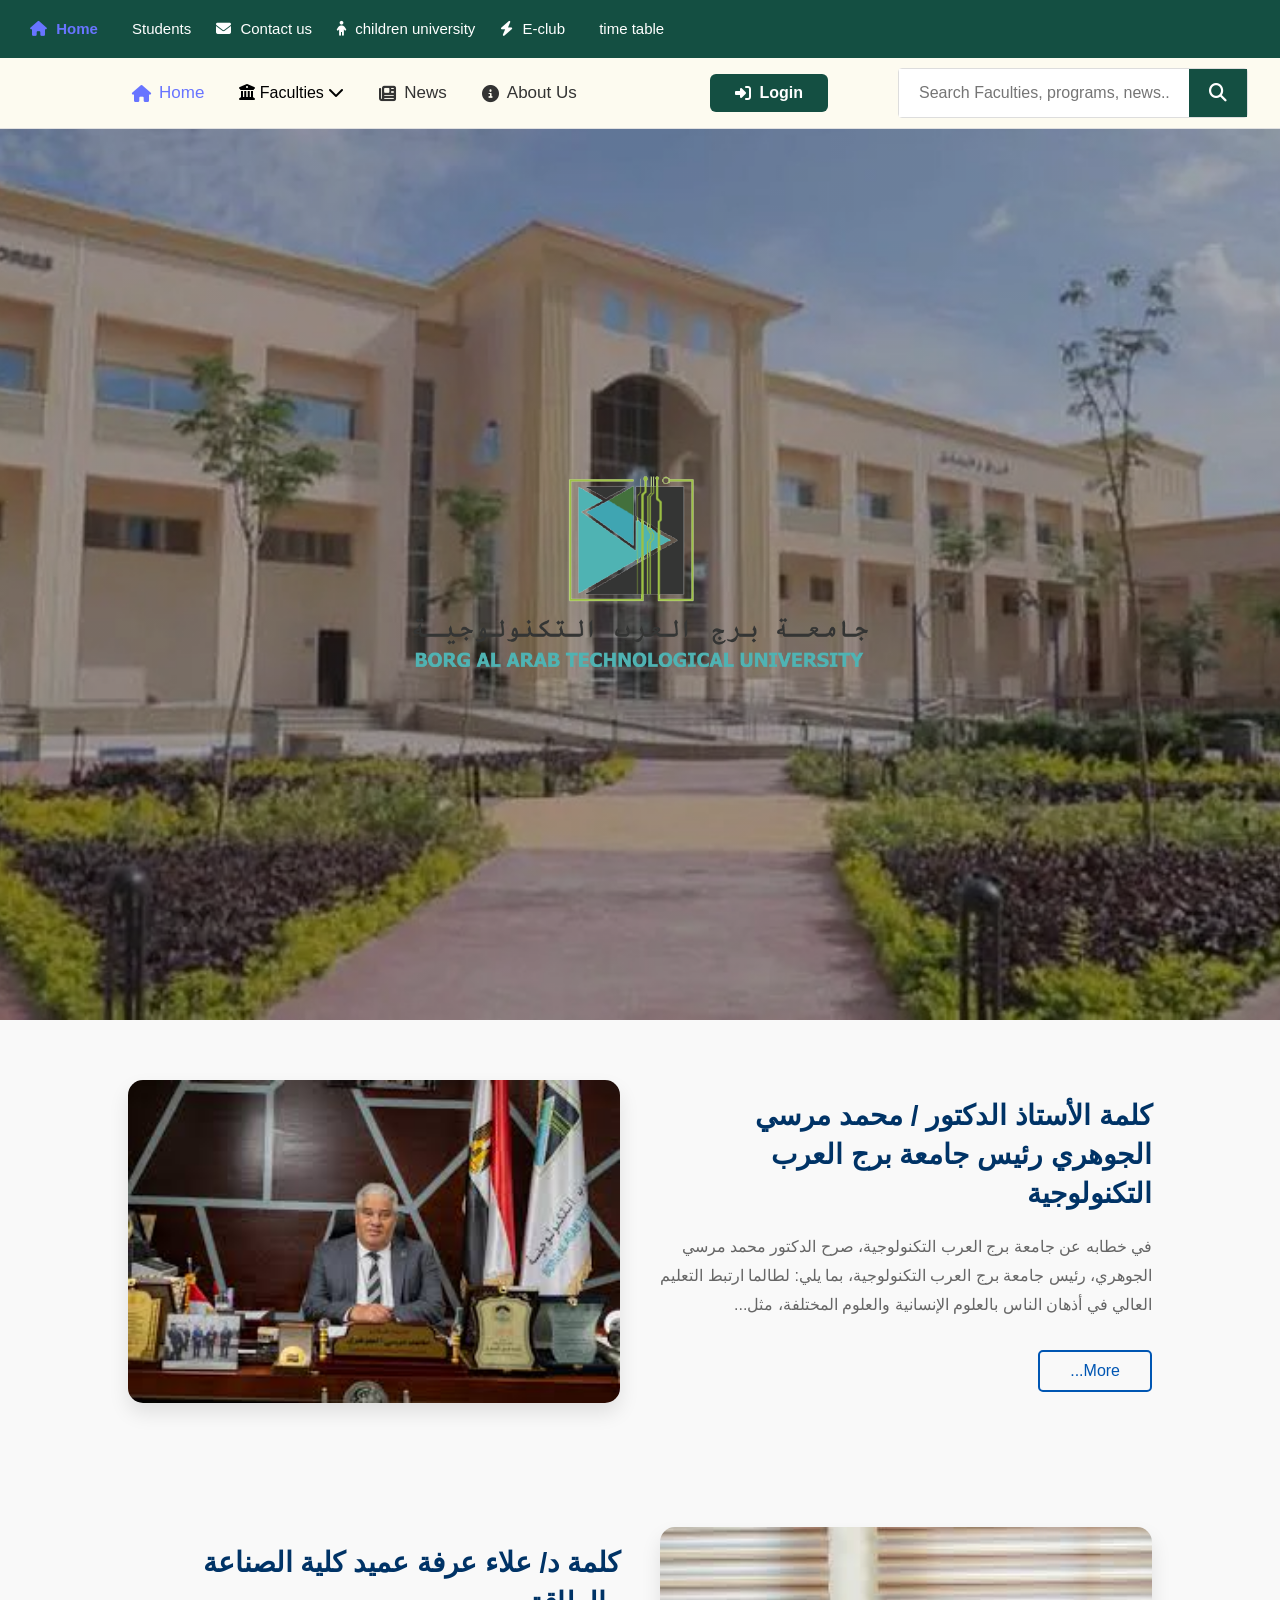
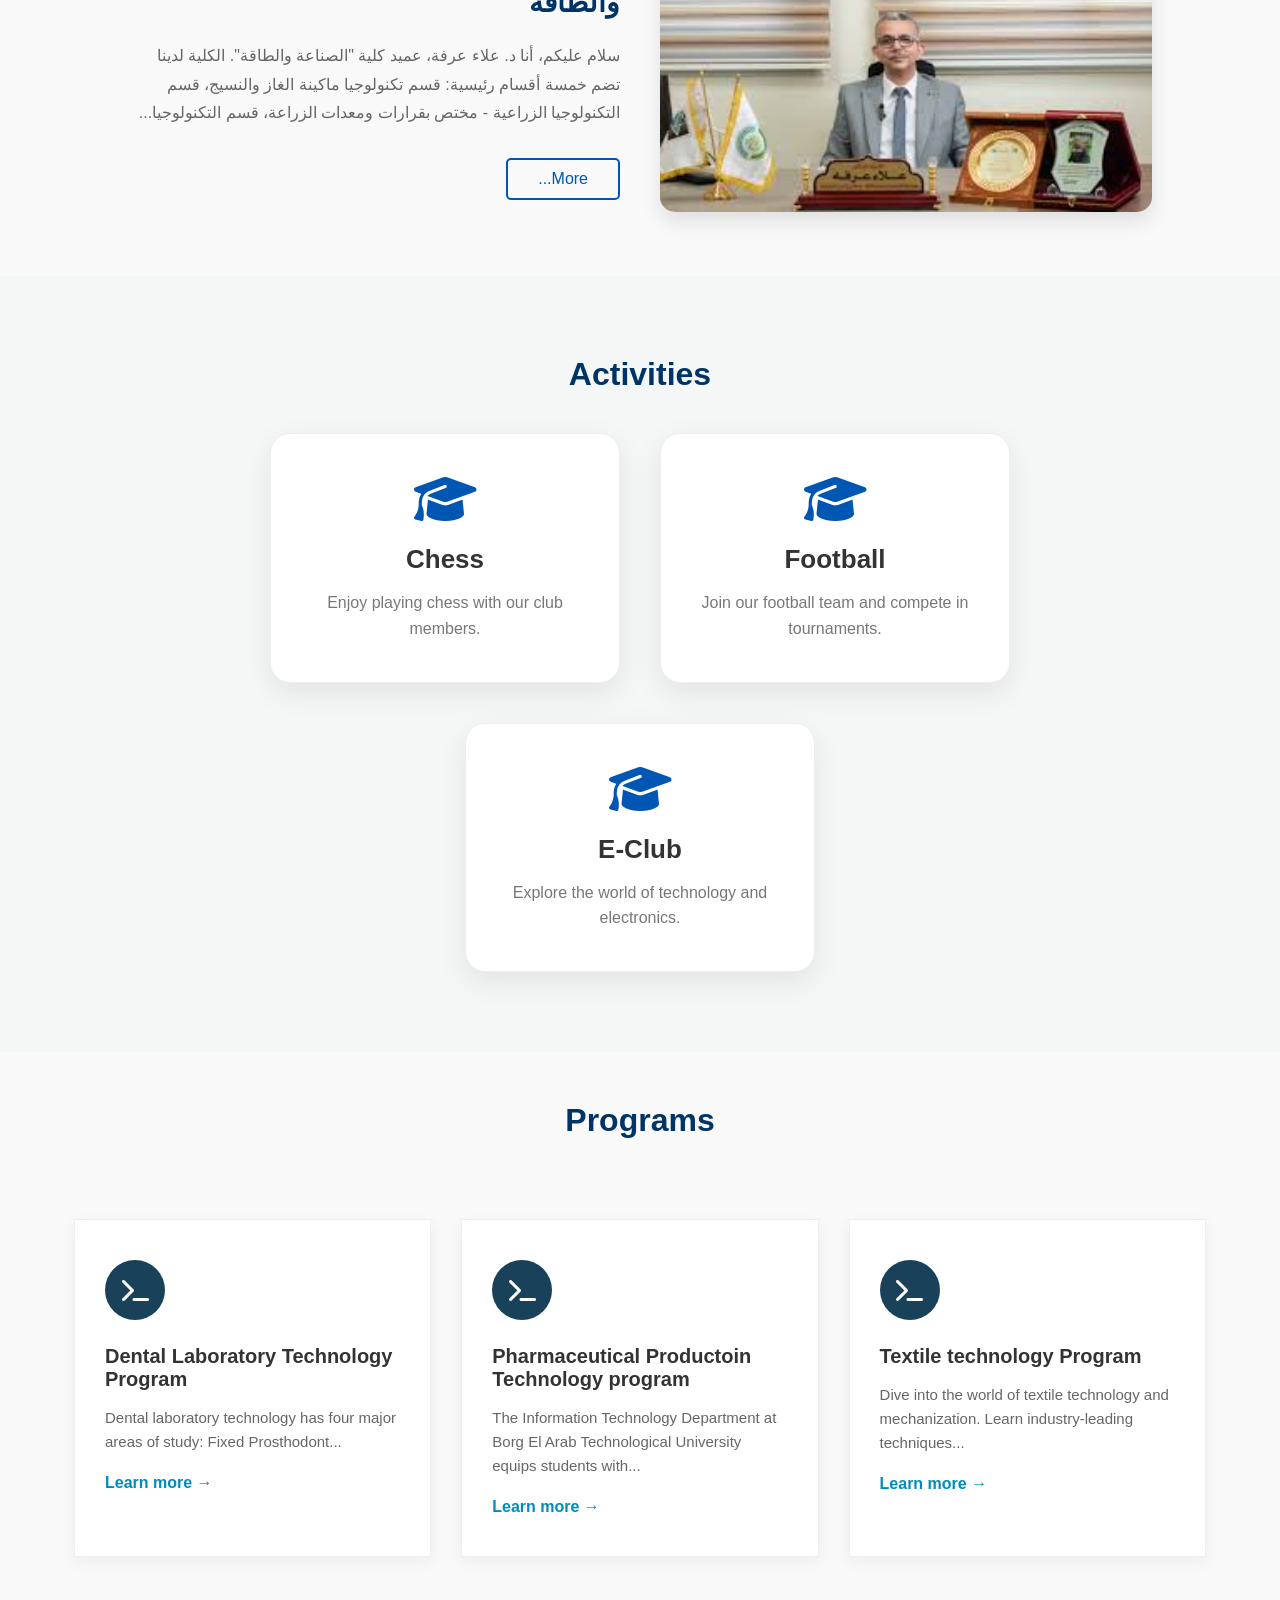
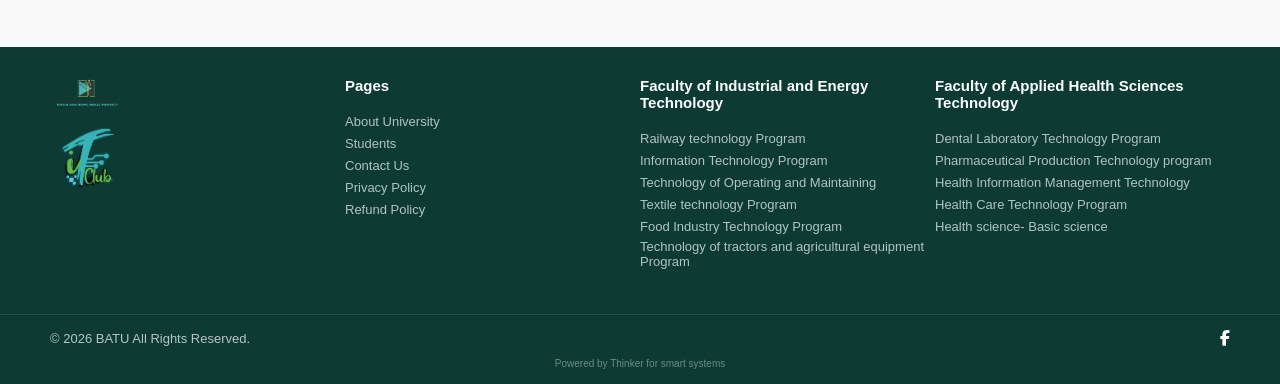
<file: index.html>
<!DOCTYPE html>
<html lang="en">
    <head>
        <meta charset="UTF-8">
        <meta name="viewport" content="width=device-width, initial-scale=1.0">
        <title>BATU</title>
        <link rel="stylesheet" href="css2/style.css">

        <link rel="stylesheet"
            href="https://cdnjs.cloudflare.com/ajax/libs/font-awesome/6.5.1/css/all.min.css">

    </head>
    <body>
        <header>
            <div class="top_header">
                <div class="nav_links">
                    <ul class="navbar">
                        <li class="active">
                            <a
                                href="/مشروع التخرج/html/index.html"> <i class="fas fa-home"></i>
                                Home</a></li>
                        <li>
                            <a
                                href="/مشروع التخرج/html/Student.html"> <i
                                    class="fa-solid fa-user-fraduate"></i>
                                Students</a></li>
                        <li><a href="/مشروع التخرج/html/Contact_us.html"> <i class=" fas fa-envelope"></i>
                                Contact
                                us</a></li>
                        <li><a href="/مشروع التخرج/html/children_unversity.html"> <i class="fas fa-child"></i> children
                                university</a></li>
                        <li><a href="/مشروع التخرج/html/E-Club.html"> <i class="fas fa-bolt"></i>
                                E-club</a></li>
                        <li><a href="/مشروع التخرج/html/time_table.html"> <i
                                    class="fa-solid fa-calender-days"></i>
                                time
                                table</a></li>
                    </ul>
                </div>

                <div class="social_icon">
                    <a href="#">
                        <i calss="fa-brands fa-facebook-f"></i>
                    </a>

                </div>
            </div>
            <div class="bottom_header">
                <div class="nav_container">
                    <ul class="menu_list">
                        <li class="active"><a href="/مشروع التخرج/html/index.html"><i class="fa-solid fa-house"></i>
                                Home</a></li>

                        <li class="dropdown">
                            <input type="checkbox" id="check-faculties"
                                class="dropdown-check">
                            <label for="check-faculties" class="dropdown-btn">
                                <i class="fa-solid fa-building-columns"></i>
                                Faculties <i
                                    class="fa-solid fa-chevron-down arrow"></i>
                            </label>

                            <ul class="submenu">
                                <li><a href="/مشروع التخرج/html/energy_technology.html">Faculty of Industrial and Energy
                                        Technology <i
                                            class="fa-solid fa-chevron-right sub-arrow"></i>
                                    </a></li>
                                <li><a href="/مشروع التخرج/html/sciences_technology.html">Faculty of Applied Health
                                        Sciences Technology <i
                                            class="fa-solid fa-chevron-right sub-arrow"></i>
                                    </a></li>
                            </ul>
                        </li>

                        <li><a href="/مشروع التخرج/html/new.html"><i class="fa-solid fa-newspaper"></i>
                                News</a></li>
                        <li><a href="/مشروع التخرج/html/about_us.html"><i class="fa-solid fa-circle-info"></i>
                                About Us</a></li>
                    </ul>

                    <div class="action_area">
                        <a href="/مشروع التخرج/html/Login.html" class="login_button"><i
                                class="fa-solid fa-right-to-bracket"></i>
                            Login</a>
                        <div class="search_wrapper">
                            <input type="text"
                                placeholder="Search Faculties, programs, news...">
                            <button><i
                                    class="fa-solid fa-magnifying-glass"></i></button>
                        </div>
                    </div>
                </div>
            </div>

        </header>

        <section class="hero-container">
            <div class="hero-overlay">
                <img src="img/logo.png" alt="University Logo"
                    class="center-logo">
            </div>
        </section>

        <!-- سكشن رئيس الجامعه -->

        <section class="president-speech">
            <div class="speech-container">
                <div class="speech-text">
                    <h2>كلمة الأستاذ الدكتور / محمد مرسي الجوهري رئيس جامعة برج
                        العرب التكنولوجية</h2>
                    <p>
                        في خطابه عن جامعة برج العرب التكنولوجية، صرح الدكتور
                        محمد مرسي الجوهري، رئيس جامعة برج العرب التكنولوجية، بما
                        يلي: لطالما ارتبط التعليم العالي في أذهان الناس بالعلوم
                        الإنسانية والعلوم المختلفة، مثل...
                    </p>
                    <a href="#" class="more-btn">More...</a>
                </div>

                <div class="speech-image">
                    <img src="img/رئيس الجامعه.jpeg" alt="رئيس الجامعة">
                </div>
            </div>
        </section>

        <section class="president-speech reverse">
            <div class="speech-container">
                <div class="speech-text">
                    <h2>كلمة د/ علاء عرفة عميد كلية الصناعة والطاقة</h2>
                    <p>
                        سلام عليكم، أنا د. علاء عرفة، عميد كلية
                        "الصناعة والطاقة". الكلية لدينا تضم خمسة أقسام رئيسية:
                        قسم تكنولوجيا ماكينة الغاز والنسيج، قسم التكنولوجيا
                        الزراعية - مختص بقرارات ومعدات الزراعة، قسم
                        التكنولوجيا...
                    </p>
                    <a href="#" class="more-btn">More...</a>
                </div>

                <div class="speech-image">
                    <img src="img/العميد.jpeg" alt="عميد الكلية">
                </div>
            </div>
        </section>

        <!-- active -->

        <section class="activities-section">
            <h2 class="section-title">Activities</h2>
            <div class="activities-container">
                <div class="activity-card">
                    <div class="card-icon">
                        <i class="fa-solid fa-graduation-cap"></i>
                    </div>
                    <div class="card-content">
                        <h3>Chess</h3>
                        <p>Enjoy playing chess with our club members.</p>
                    </div>
                </div>

                <div class="activity-card">
                    <div class="card-icon">
                        <i class="fa-solid fa-graduation-cap"></i>
                    </div>
                    <div class="card-content">
                        <h3>Football</h3>
                        <p>Join our football team and compete in
                            tournaments.</p>
                    </div>
                </div>

                <div class="activity-card">
                    <div class="card-icon">
                        <i class="fa-solid fa-graduation-cap"></i>
                    </div>
                    <div class="card-content">
                        <h3>E-Club</h3>
                        <p>Explore the world of technology and electronics.</p>
                    </div>
                </div>
            </div>
        </section>

        <!-- program -->



        <section class="programs-section">
            <h2 class="section-title">Programs</h2>

            <div class="programs-container">
                <a href="#" class="program-card">
                    <div class="icon-circle">
                        <i class="fa-solid fa-terminal"></i> </div>
                    <h3>Dental Laboratory Technology Program</h3>
                    <p>Dental laboratory technology has four major areas of study: Fixed Prosthodont...</p>
                    <span class="learn-more">Learn more →</span>
                </a>

                <a href="#" class="program-card">
                    <div class="icon-circle">
                        <i class="fas fa-terminal"></i>
                    </div>
                    <h3>Pharmaceutical Productoin Technology program</h3>
                    <p>The Information Technology Department at Borg El Arab
                        Technological University equips students with...</p>
                    <span class="learn-more">Learn more →</span>
                </a>

                <a href="#" class="program-card">
                    <div class="icon-circle">
                        <i class="fas fa-terminal"></i>
                    </div>
                    <h3>Textile technology Program</h3>
                    <p>Dive into the world of textile technology and
                        mechanization. Learn industry-leading techniques...</p>
                    <span class="learn-more">Learn more →</span>
                </a>
                <a href="#" class="program-card">
                    <div class="icon-circle">
                        <i class="fa-solid fa-terminal"></i> </div>
                    <h3>Railway technology Program</h3>
                    <p>Advancing Railway Technology from Tradition to Tomorrow
                        through Maintenance and Innovation...</p>
                    <span class="learn-more">Learn more →</span>
                </a>

                <a href="#" class="program-card">
                    <div class="icon-circle">
                        <i class="fa-solid fa-terminal"></i> </div>
                    <h3>Railway technology Program</h3>
                    <p>Advancing Railway Technology from Tradition to Tomorrow
                        through Maintenance and Innovation...</p>
                    <span class="learn-more">Learn more →</span>
                </a>

                <a href="#" class="program-card">
                    <div class="icon-circle">
                        <i class="fa-solid fa-terminal"></i> </div>
                    <h3>Railway technology Program</h3>
                    <p>Advancing Railway Technology from Tradition to Tomorrow
                        through Maintenance and Innovation...</p>
                    <span class="learn-more">Learn more →</span>
                </a>

                <a href="#" class="program-card">
                    <div class="icon-circle">
                        <i class="fa-solid fa-terminal"></i> </div>
                    <h3>Railway technology Program</h3>
                    <p>Advancing Railway Technology from Tradition to Tomorrow
                        through Maintenance and Innovation...</p>
                    <span class="learn-more">Learn more →</span>
                </a>

                <a href="#" class="program-card">
                    <div class="icon-circle">
                        <i class="fa-solid fa-terminal"></i> </div>
                    <h3>Railway technology Program</h3>
                    <p>Advancing Railway Technology from Tradition to Tomorrow
                        through Maintenance and Innovation...</p>
                    <span class="learn-more">Learn more →</span>
                </a>

                <a href="#" class="program-card">
                    <div class="icon-circle">
                        <i class="fa-solid fa-terminal"></i> </div>
                    <h3>Railway technology Program</h3>
                    <p>Advancing Railway Technology from Tradition to Tomorrow
                        through Maintenance and Innovation...</p>
                    <span class="learn-more">Learn more →</span>
                </a>
            </div>
        </section>








        <!-- footer -->

        <footer class="university-footer">
            <div class="footer-container">

                <div class="footer-col logos-col">
                    <a href="index.php" class="footer-logo">
                        <img src="img/logo.png" alt="BATU Logo">
                    </a>
                    <a href="it-club.php" class="footer-logo">
                        <img src="img/itClub.png" alt="IT Club Logo">
                    </a>
                </div>

                <div class="footer-col">
                    <h3 class="col-title">Pages</h3>
                    <ul class="footer-links">
                        <li><a href="/مشروع التخرج/html/about_us.html">About University</a></li>
                        <li><a href="/مشروع التخرج/html/Student.html">Students</a></li>
                        <li><a href="/مشروع التخرج/html/Contact_us.html">Contact Us</a></li>
                        <li><a href="#">Privacy Policy</a></li>
                        <li><a href="#">Refund Policy</a></li>
                    </ul>
                </div>

                <div class="footer-col">
                    <h3 class="col-title">Faculty of Industrial and Energy
                        Technology</h3>
                    <ul class="footer-links">
                        <li><a href="#">Railway technology Program</a></li>
                        <li><a href="#">Information Technology Program</a></li>
                        <li><a href="#">Technology of Operating and
                                Maintaining</a></li>
                        <li><a href="#">Textile technology Program</a></li>
                        <li><a href="#">Food Industry Technology
                                Program</a></li>
                        <li><a href="#">Technology of tractors and agricultural
                                equipment Program</a></li>
                    </ul>
                </div>

                <div class="footer-col">
                    <h3 class="col-title">Faculty of Applied Health Sciences
                        Technology</h3>
                    <ul class="footer-links">
                        <li><a href="#">Dental Laboratory Technology
                                Program</a></li>
                        <li><a href="#">Pharmaceutical Production Technology
                                program</a></li>
                        <li><a href="#">Health Information Management
                                Technology</a></li>
                        <li><a href="#">Health Care Technology Program</a></li>
                        <li><a href="#">Health science- Basic science</a></li>
                    </ul>
                </div>

            </div>

            <div class="footer-bottom">
                <div class="bottom-wrap">
                    <p class="copyright">© 2026 BATU All Rights Reserved.</p>
                    <div class="social-links">
                        <a href="#"><i class="fab fa-facebook-f"></i></a>
                    </div>
                </div>
                <p class="developer-tag">Powered by Thinker for smart
                    systems</p>
            </div>
        </footer>

    </body>
    </html
</file>
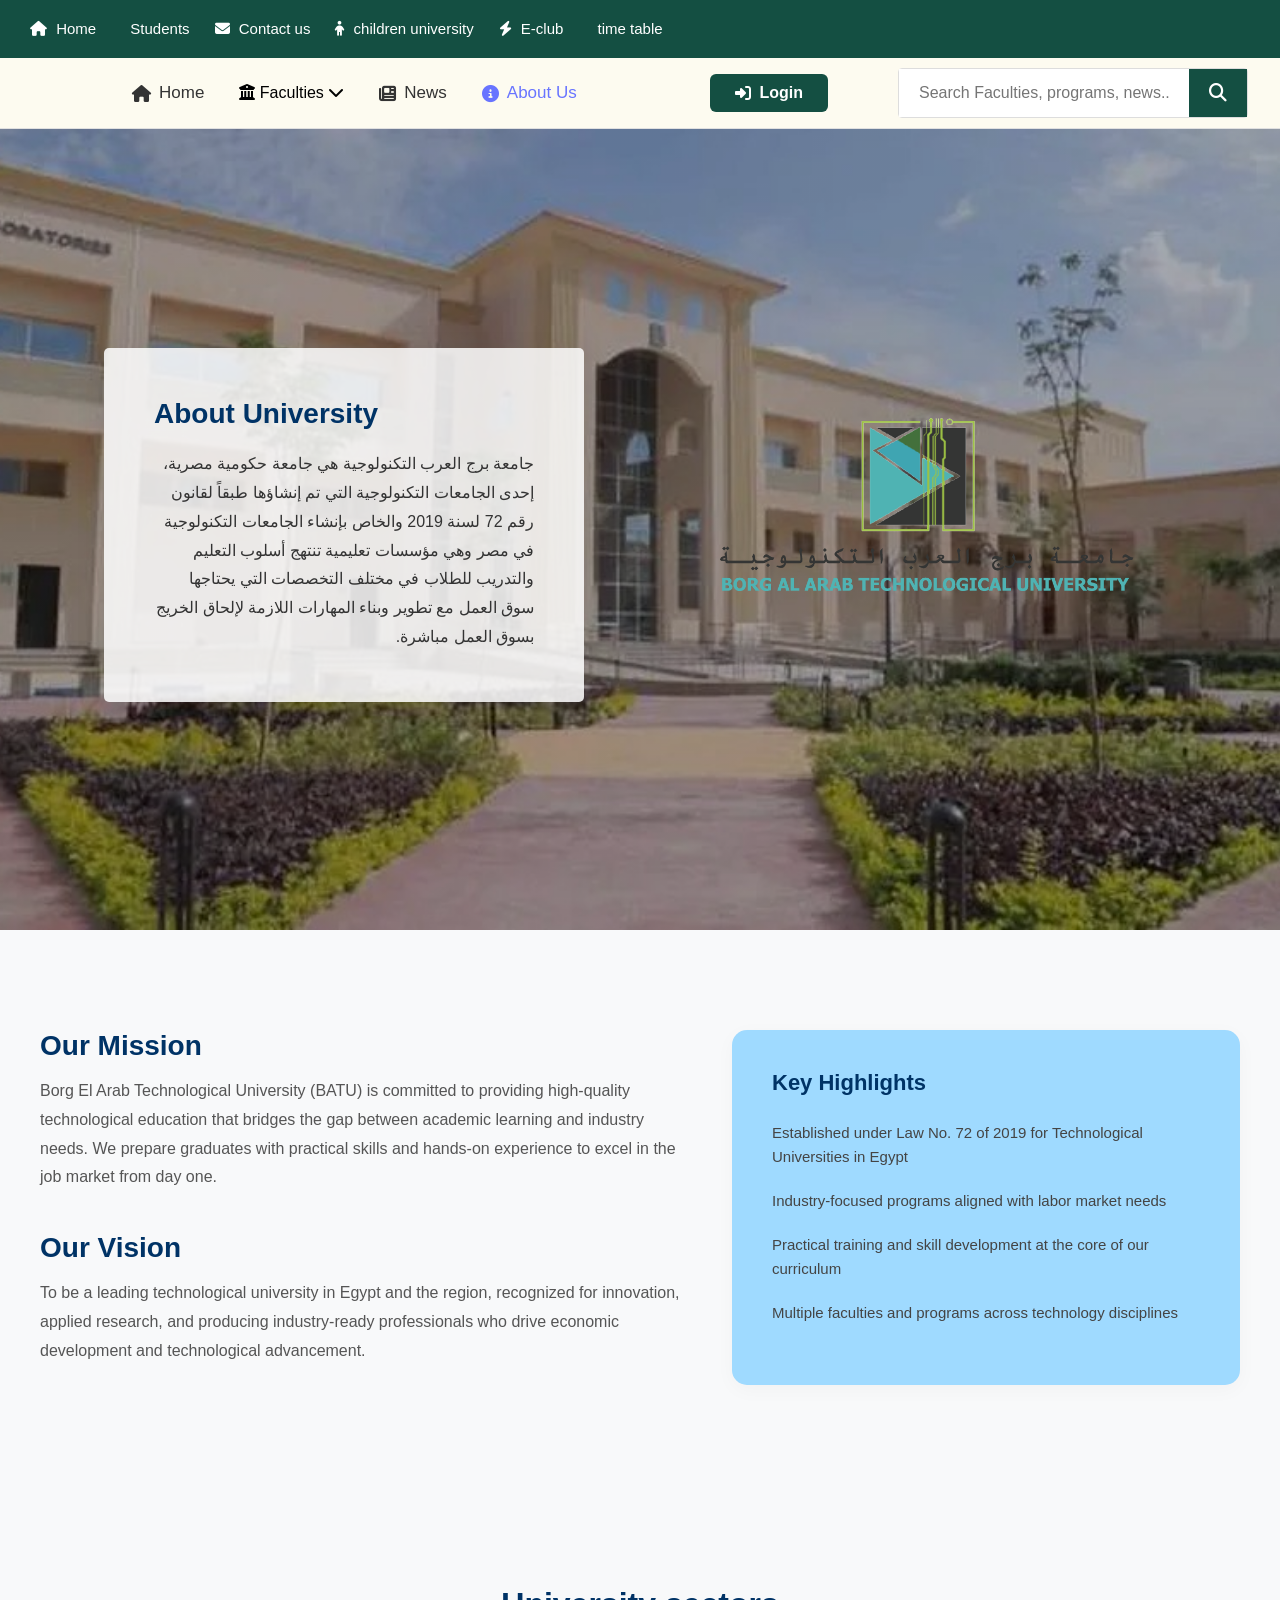
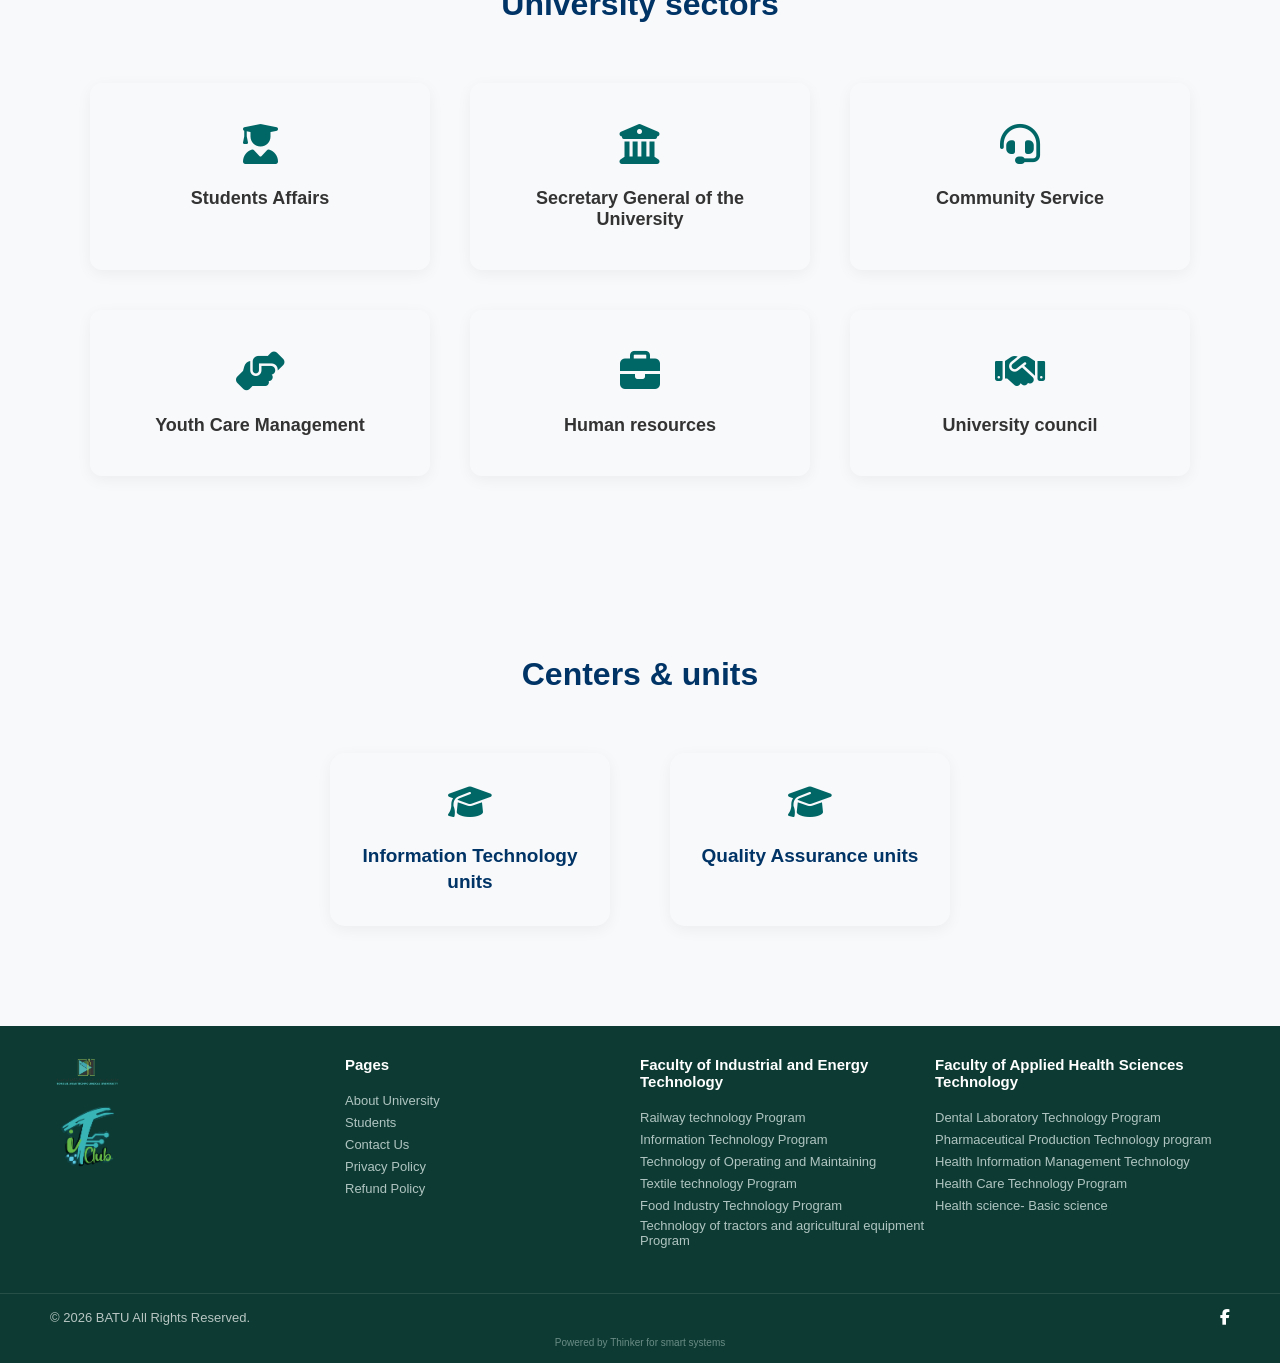
<file: about_us.html>
<!DOCTYPE html>
<html lang="en">
    <head>
        <meta charset="UTF-8">
        <meta name="viewport" content="width=device-width, initial-scale=1.0">
        <title>About Us-BATU</title>
        <link rel="stylesheet" href="/مشروع التخرج/html/css2/style_about.css">

        <link rel="stylesheet"
            href="https://cdnjs.cloudflare.com/ajax/libs/font-awesome/6.5.1/css/all.min.css">

    </head>
    <body>
        <header>
            <div class="top_header">
                <div class="nav_links">
                    <ul class="navbar">
                        <li >
                            <a
                                href="home.html"> <i class="fas fa-home"></i>
                                Home</a></li>
                        <li>
                            <a
                                href="/مشروع التخرج/html/Student.html"> <i
                                    class="fa-solid fa-user-fraduate"></i>
                                Students</a></li>
                        <li><a href="/مشروع التخرج/html/contact_us.html"> <i class=" fas fa-envelope"></i>
                                Contact
                                us</a></li>
                        <li><a href="/مشروع التخرج/html/children_unversity.html"> <i class="fas fa-child"></i> children
                                university</a></li>
                        <li><a href="/مشروع التخرج/html/E-Club.html"> <i class="fas fa-bolt"></i>
                                E-club</a></li>
                        <li><a href="/مشروع التخرج/html/time_table.html"> <i
                                    class="fa-solid fa-calender-days"></i>
                                time
                                table</a></li>
                    </ul>
                </div>

                <div class="social_icon">
                    <a href="#">
                        <i calss="fa-brands fa-facebook-f"></i>
                    </a>

                </div>
            </div>
            <div class="bottom_header">
                <div class="nav_container">
                    <ul class="menu_list">
                        <li><a href="/مشروع التخرج/html/home.html"><i class="fa-solid fa-house"></i>
                                Home</a></li>

                        <li class="dropdown">
                            <input type="checkbox" id="check-faculties"
                                class="dropdown-check">
                            <label for="check-faculties" class="dropdown-btn">
                                <i class="fa-solid fa-building-columns"></i>
                                Faculties <i
                                    class="fa-solid fa-chevron-down arrow"></i>
                            </label>

                            <ul class="submenu">
                                <li><a href="/مشروع التخرج/html/energy_technology.html">Faculty of Industrial and Energy
                                        Technology <i
                                            class="fa-solid fa-chevron-right sub-arrow"></i>
                                    </a></li>
                                <li><a href="/مشروع التخرج/html/sciences_technology.html">Faculty of Applied Health
                                        Sciences Technology <i
                                            class="fa-solid fa-chevron-right sub-arrow"></i>
                                    </a></li>
                            </ul>
                        </li>

                        <li><a href="/مشروع التخرج/html/new.html"><i class="fa-solid fa-newspaper"></i>
                                News</a></li>
                        <li class="active"><a href="#"><i class="fa-solid fa-circle-info"></i>
                                About Us</a></li>
                    </ul>

                    <div class="action_area">
                        <a href="/مشروع التخرج/html/Login.html" class="login_button"><i
                                class="fa-solid fa-right-to-bracket"></i>
                            Login</a>
                        <div class="search_wrapper">
                            <input type="text"
                                placeholder="Search Faculties, programs, news...">
                            <button><i
                                    class="fa-solid fa-magnifying-glass"></i></button>
                        </div>
                    </div>
                </div>
            </div>

        </header>
        <section class="about-hero">
            <div class="container about-wrapper">

                <div class="about-content-box RTL">
                    <h2>About University</h2>
                    <p>
                        جامعة برج العرب التكنولوجية هي جامعة حكومية مصرية، إحدى
                        الجامعات التكنولوجية التي تم إنشاؤها طبقاً لقانون رقم 72
                        لسنة 2019 والخاص بإنشاء الجامعات التكنولوجية في مصر وهي
                        مؤسسات تعليمية تنتهج أسلوب التعليم والتدريب للطلاب في
                        مختلف التخصصات التي يحتاجها سوق العمل مع تطوير وبناء
                        المهارات اللازمة لإلحاق الخريج بسوق العمل مباشرة.
                    </p>
                </div>

                <div class="about-logo-free">
                    <img src="/مشروع التخرج/html/img/logo.png"
                        alt="University Logo Free">

                </div>

            </div>
        </section>

        <!-- حول الجامعه -->

        <section class="mission-vision-section">
            <div class="container">
                <div class="mission-content">

                    <div class="text-area">
                        <div class="content-block">
                            <h2>Our Mission</h2>
                            <p>Borg El Arab Technological University (BATU) is
                                committed to providing high-quality
                                technological education that bridges the gap
                                between academic learning and industry needs. We
                                prepare graduates with practical skills and
                                hands-on experience to excel in the job market
                                from day one.</p>
                        </div>

                        <div class="content-block">
                            <h2>Our Vision</h2>
                            <p>To be a leading technological university in Egypt
                                and the region, recognized for innovation,
                                applied research, and producing industry-ready
                                professionals who drive economic development and
                                technological advancement.</p>
                        </div>
                    </div>

                    <div class="highlights-card">
                        <h3>Key Highlights</h3>
                        <ul>
                            <li>Established under Law No. 72 of 2019 for
                                Technological Universities in Egypt</li>
                            <li>Industry-focused programs aligned with labor
                                market needs</li>
                            <li>Practical training and skill development at the
                                core of our curriculum</li>
                            <li>Multiple faculties and programs across
                                technology disciplines</li>
                        </ul>
                    </div>

                </div>
            </div>
        </section>

        <section class="university-sectors">
            <div class="container">
                <h2 class="section-title">University sectors</h2>

                <div class="sectors-grid">
                    <div class="sector-card">
                        <div class="icon-box">
                            <i class="fas fa-user-graduate"></i> </div>
                        <h3>Students Affairs</h3>
                    </div>

                    <div class="sector-card">
                        <div class="icon-box">
                            <i class="fas fa-university"></i> </div>
                        <h3>Secretary General of the University</h3>
                    </div>

                    <div class="sector-card">
                        <div class="icon-box">
                            <i class="fas fa-headset"></i> </div>
                        <h3>Community Service</h3>
                    </div>

                    <div class="sector-card">
                        <div class="icon-box">
                            <i class="fas fa-hands-helping"></i> </div>
                        <h3>Youth Care Management</h3>
                    </div>

                    <div class="sector-card">
                        <div class="icon-box">
                            <i class="fas fa-briefcase"></i> </div>
                        <h3>Human resources</h3>
                    </div>

                    <div class="sector-card">
                        <div class="icon-box">
                            <i class="fas fa-handshake"></i> </div>
                        <h3>University council</h3>
                    </div>
                </div>
            </div>
        </section>

        <section class="centers-section">
            <div class="container">
                <h2 class="section-title">Centers & units</h2>

                <div class="centers-grid">
                    <div class="center-card">
                        <div class="icon-circle">
                            <i class="fas fa-graduation-cap"></i>
                        </div>
                        <h3>Information Technology units</h3>
                    </div>

                    <div class="center-card">
                        <div class="icon-circle">
                            <i class="fas fa-graduation-cap"></i>
                        </div>
                        <h3>Quality Assurance units</h3>
                    </div>
                </div>

            </div>
        </section>

        <!-- footer -->

        <footer class="university-footer">
            <div class="footer-container">

                <div class="footer-col logos-col">
                    <a href="index.php" class="footer-logo">
                        <img src="/مشروع التخرج/html/img/logo.png"
                            alt="BATU Logo">
                    </a>
                    <a href="it-club.php" class="footer-logo">
                        <img src="/مشروع التخرج/html/img/itClub.png"
                            alt="IT Club Logo">
                    </a>
                </div>

                <div class="footer-col">
                    <h3 class="col-title">Pages</h3>
                    <ul class="footer-links">
                        <li><a href="/مشروع التخرج/html/about_us.html">About University</a></li>
                        <li><a href="/مشروع التخرج/html/Student.html">Students</a></li>
                        <li><a href="/مشروع التخرج/html/Contact_us.html">Contact Us</a></li>
                        <li><a href="#">Privacy Policy</a></li>
                        <li><a href="#">Refund Policy</a></li>
                    </ul>
                </div>

                <div class="footer-col">
                    <h3 class="col-title">Faculty of Industrial and Energy
                        Technology</h3>
                    <ul class="footer-links">
                        <li><a href="#">Railway technology Program</a></li>
                        <li><a href="#">Information Technology Program</a></li>
                        <li><a href="#">Technology of Operating and
                                Maintaining</a></li>
                        <li><a href="#">Textile technology Program</a></li>
                        <li><a href="#">Food Industry Technology
                                Program</a></li>
                        <li><a href="#">Technology of tractors and agricultural
                                equipment Program</a></li>
                    </ul>
                </div>

                <div class="footer-col">
                    <h3 class="col-title">Faculty of Applied Health Sciences
                        Technology</h3>
                    <ul class="footer-links">
                        <li><a href="#">Dental Laboratory Technology
                                Program</a></li>
                        <li><a href="#">Pharmaceutical Production Technology
                                program</a></li>
                        <li><a href="#">Health Information Management
                                Technology</a></li>
                        <li><a href="#">Health Care Technology Program</a></li>
                        <li><a href="#">Health science- Basic science</a></li>
                    </ul>
                </div>

            </div>

            <div class="footer-bottom">
                <div class="bottom-wrap">
                    <p class="copyright">© 2026 BATU All Rights Reserved.</p>
                    <div class="social-links">
                        <a href="#"><i class="fab fa-facebook-f"></i></a>
                    </div>
                </div>
                <p class="developer-tag">Powered by Thinker for smart
                    systems</p>
            </div>
        </footer>
</file>
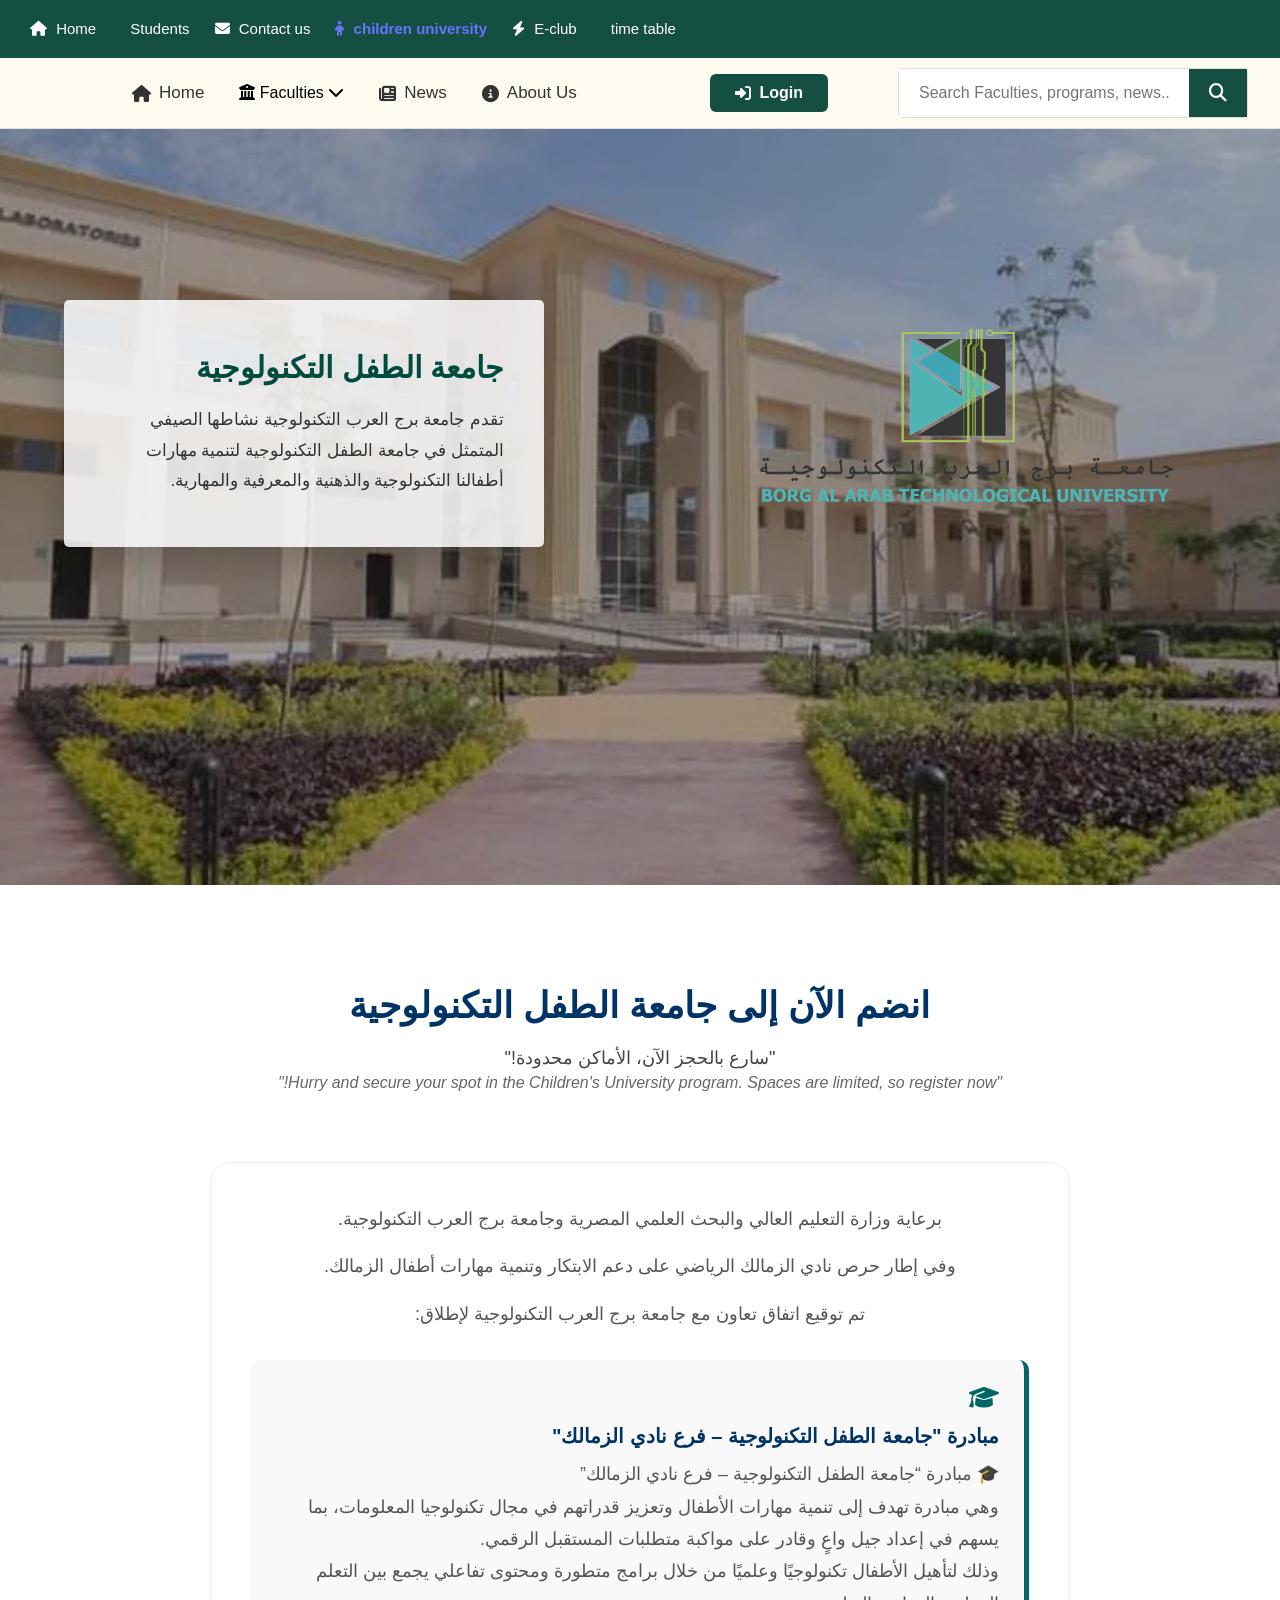
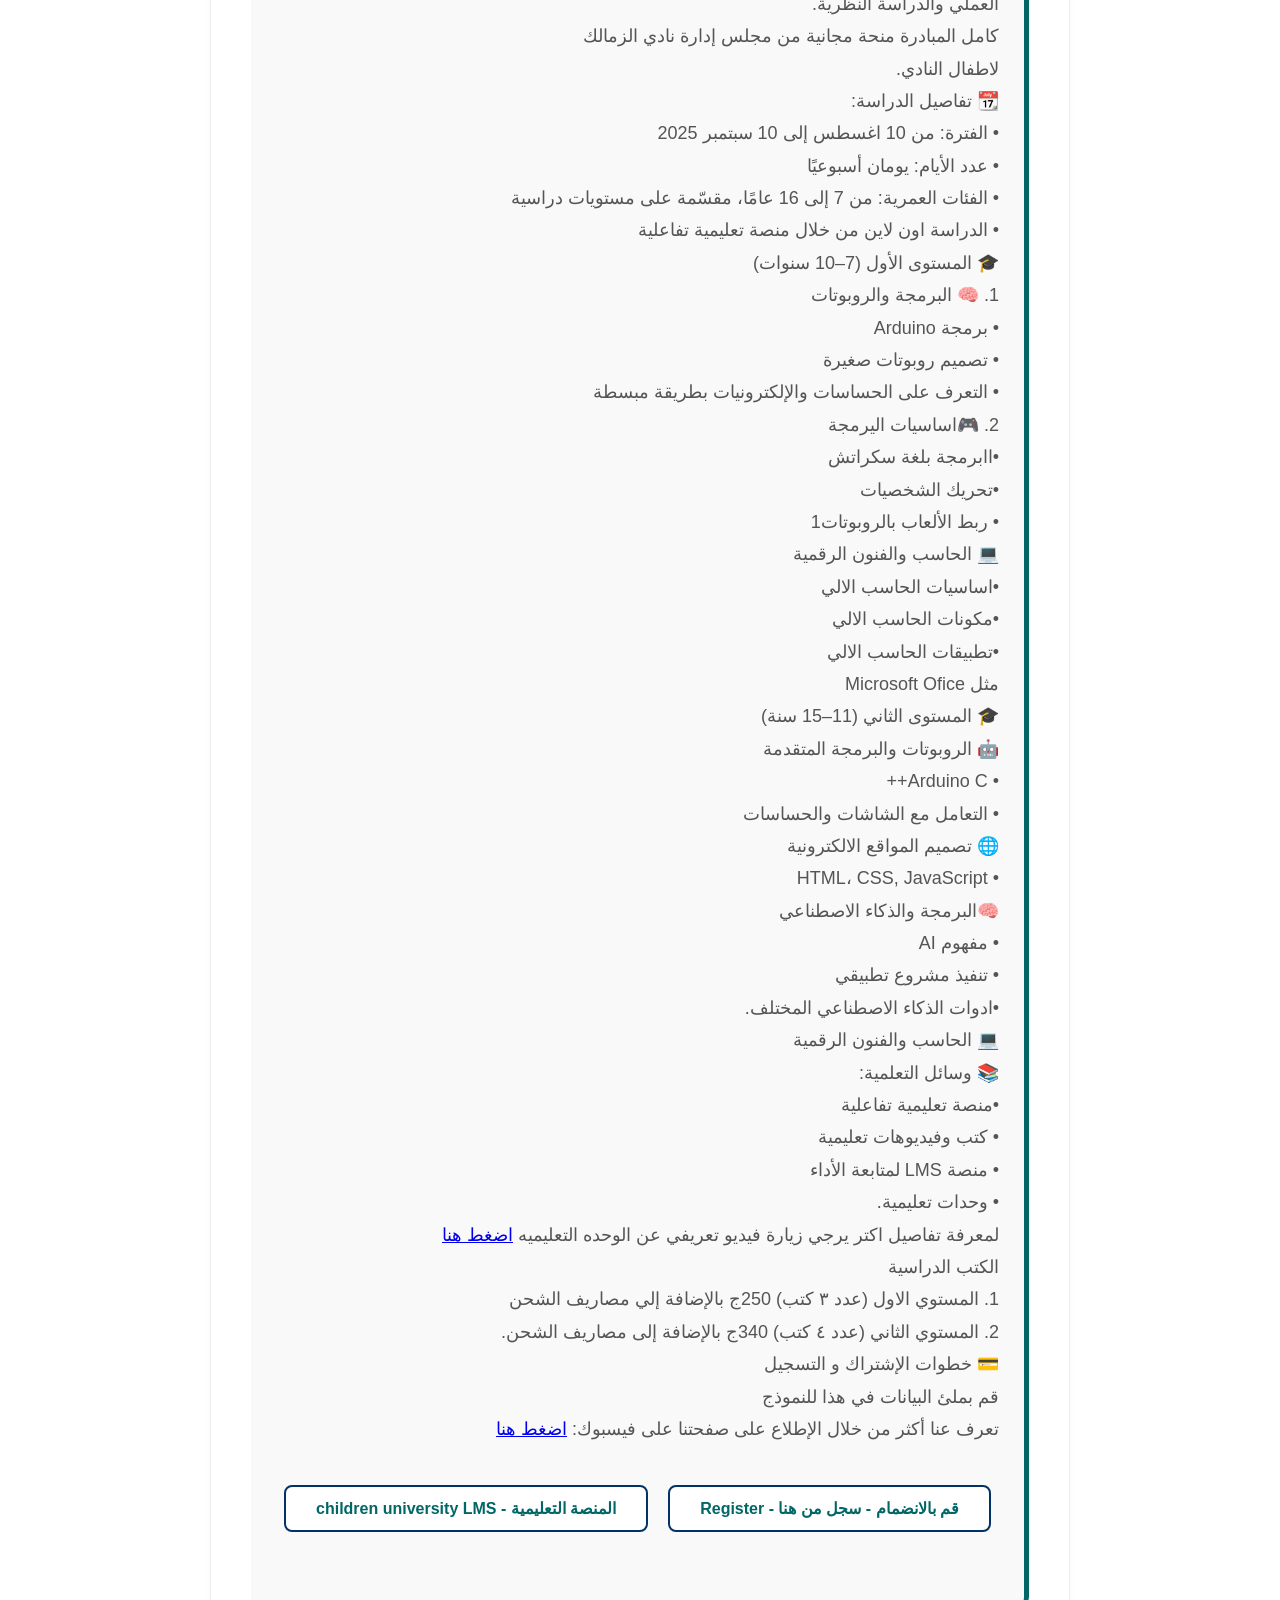
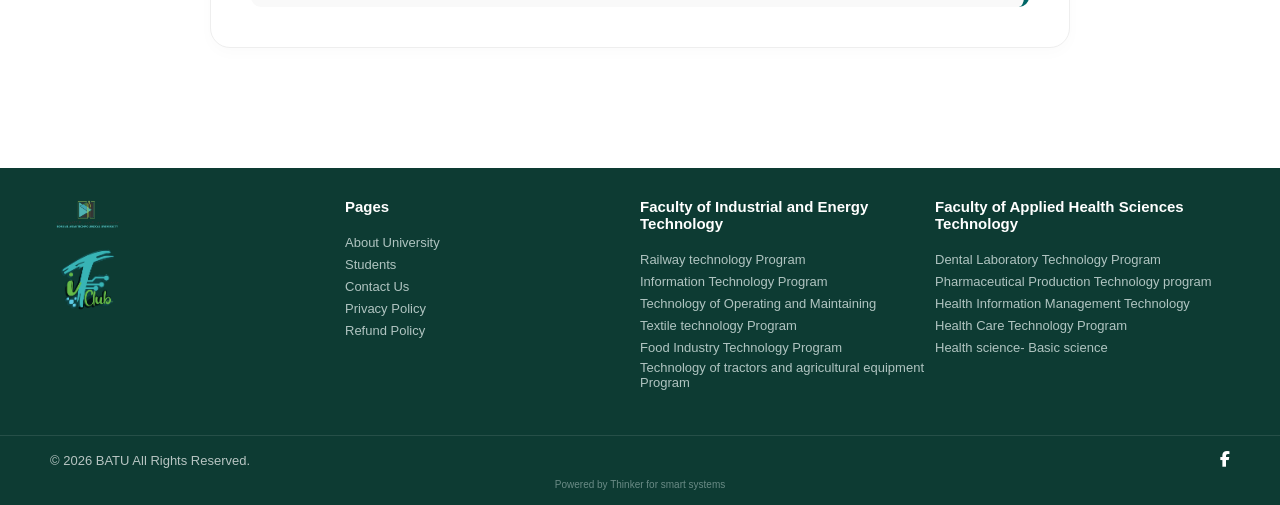
<file: children_unversity.html>
<!DOCTYPE html>
<html lang="en">
    <head>
        <meta charset="UTF-8">
        <meta name="viewport" content="width=device-width, initial-scale=1.0">
        <title>Children Unversity </title>
        <link rel="stylesheet"
            href="/مشروع التخرج/html/css2/style_children.css">

        <link rel="stylesheet"
            href="https://cdnjs.cloudflare.com/ajax/libs/font-awesome/6.5.1/css/all.min.css">

    </head>
    <body>
        <header>
            <div class="top_header">
                <div class="nav_links">
                    <ul class="navbar">
                        <li>
                            <a
                                href="home.html"> <i class="fas fa-home"></i>
                                Home</a></li>
                        <li>
                            <a
                                href="/مشروع التخرج/html/Student.html"> <i
                                    class="fa-solid fa-user-fraduate"></i>
                                Students</a></li>
                        <li><a href="/مشروع التخرج/html/contact_us.html"> <i class=" fas fa-envelope"></i>
                                Contact
                                us</a></li>
                        <li class="active"><a href="#"> <i
                                    class="fas fa-child"></i> children
                                university</a></li>
                        <li><a href="/مشروع التخرج/html/E-Club.html"> <i class="fas fa-bolt"></i>
                                E-club</a></li>
                        <li><a href="/مشروع التخرج/html/time_table.html"> <i
                                    class="fa-solid fa-calender-days"></i>
                                time
                                table</a></li>
                    </ul>
                </div>

                <div class="social_icon">
                    <a href="#">
                        <i calss="fa-brands fa-facebook-f"></i>
                    </a>

                </div>
            </div>
            <div class="bottom_header">
                <div class="nav_container">
                    <ul class="menu_list">
                        <li><a href="/مشروع التخرج/html/home.html"><i
                                    class="fa-solid fa-house"></i>
                                Home</a></li>

                        <li class="dropdown">
                            <input type="checkbox" id="check-faculties"
                                class="dropdown-check">
                            <label for="check-faculties" class="dropdown-btn">
                                <i class="fa-solid fa-building-columns"></i>
                                Faculties <i
                                    class="fa-solid fa-chevron-down arrow"></i>
                            </label>

                            <ul class="submenu">
                                <li><a href="/مشروع التخرج/html/energy_technology.html">Faculty of Industrial and Energy
                                        Technology <i
                                            class="fa-solid fa-chevron-right sub-arrow"></i>
                                    </a></li>
                                <li><a href="/مشروع التخرج/html/sciences_technology.html">Faculty of Applied Health
                                        Sciences Technology <i
                                            class="fa-solid fa-chevron-right sub-arrow"></i>
                                    </a></li>
                            </ul>
                        </li>

                        <li><a href="/مشروع التخرج/html/new.html"><i class="fa-solid fa-newspaper"></i>
                                News</a></li>
                        <li><a href="/مشروع التخرج/html/about_us.html"><i
                                    class="fa-solid fa-circle-info"></i>
                                About Us</a></li>
                    </ul>

                    <div class="action_area">
                        <a href="/مشروع التخرج/html/Login.html" class="login_button"><i
                                class="fa-solid fa-right-to-bracket"></i>
                            Login</a>
                        <div class="search_wrapper">
                            <input type="text"
                                placeholder="Search Faculties, programs, news...">
                            <button><i
                                    class="fa-solid fa-magnifying-glass"></i></button>
                        </div>
                    </div>
                </div>
            </div>

        </header>

        <section class="children-hero">
            <div class="container hero-wrapper">

                <div class="info-box-glass">
                    <h2>جامعة الطفل التكنولوجية</h2>
                    <p>
                        تقدم جامعة برج العرب التكنولوجية نشاطها الصيفي المتمثل
                        في جامعة الطفل التكنولوجية لتنمية مهارات أطفالنا
                        التكنولوجية والذهنية والمعرفية والمهارية.
                    </p>
                </div>

                <div class="floating-logo">
                    <img src="/مشروع التخرج/html/img/logo.png"
                        alt="University Logo">
                </div>

            </div>
        </section>

        <section class="join-children-uni">
            <div class="container">

                <div class="join-header">
                    <h2>انضم الآن إلى جامعة الطفل التكنولوجية</h2>
                    <p class="urgent">"سارع بالحجز الآن، الأماكن محدودة!"</p>
                    <p
                        class="en-urgent">"Hurry and secure your spot in the Children's University program. Spaces are limited, so register now!"</p>
                </div>

                <div class="details-card-container">
                    <div class="details-card">
                        <p>برعاية وزارة التعليم العالي والبحث العلمي المصرية
                            وجامعة برج العرب التكنولوجية.</p>
                        <p>وفي إطار حرص نادي الزمالك الرياضي على دعم الابتكار
                            وتنمية مهارات أطفال الزمالك.</p>
                        <p>تم توقيع اتفاق تعاون مع جامعة برج العرب التكنولوجية
                            لإطلاق:</p>

                        <div class="initiative-box">
                            <i class="fas fa-graduation-cap"></i>
                            <h4>مبادرة
                                "جامعة الطفل التكنولوجية – فرع نادي الزمالك"</h4>
                            <p>🎓 مبادرة “جامعة الطفل التكنولوجية – فرع نادي
                                الزمالك”
                                <br>
                                وهي مبادرة تهدف إلى تنمية مهارات الأطفال وتعزيز
                                قدراتهم في مجال تكنولوجيا المعلومات، بما يسهم في
                                إعداد جيل واعٍ وقادر على مواكبة متطلبات المستقبل
                                الرقمي.
                                <br>
                                وذلك لتأهيل الأطفال تكنولوجيًا وعلميًا من خلال
                                برامج متطورة ومحتوى تفاعلي يجمع بين التعلم
                                العملي والدراسة النظرية.
                                <br>
                                كامل المبادرة منحة مجانية من مجلس إدارة نادي
                                الزمالك
                                <br>
                                لاطفال النادي.
                                <br>

                                📆 تفاصيل الدراسة:
                                <br>
                                • الفترة: من 10 اغسطس إلى 10 سبتمبر 2025
                                <br>
                                • عدد الأيام: يومان أسبوعيًا
                                <br>
                                • الفئات العمرية: من 7 إلى 16 عامًا، مقسّمة على
                                مستويات دراسية
                                <br>
                                • الدراسة اون لاين من خلال منصة تعليمية تفاعلية
                                <br>
                                🎓 المستوى الأول (7–10 سنوات)
                                <br>
                                1. 🧠 البرمجة والروبوتات
                                <br>
                                • برمجة Arduino
                                <br>
                                • تصميم روبوتات صغيرة
                                <br>
                                • التعرف على الحساسات والإلكترونيات بطريقة مبسطة
                                <br>
                                2. 🎮اساسيات اليرمجة
                                <br>
                                •اابرمجة بلغة سكراتش
                                <br>
                                •تحريك الشخصيات
                                <br>
                                • ربط الألعاب بالروبوتات1
                                <br>
                                💻 الحاسب والفنون الرقمية
                                <br>
                                •اساسيات الحاسب الالي
                                <br>
                                •مكونات الحاسب الالي
                                <br>
                                •تطبيقات الحاسب الالي
                                <br>
                                مثل Microsoft Ofice
                                <br>
                                🎓 المستوى الثاني (11–15 سنة)
                                <br>
                                🤖 الروبوتات والبرمجة المتقدمة
                                <br>
                                • Arduino C++
                                <br>
                                • التعامل مع الشاشات والحساسات
                                <br>
                                🌐 تصميم المواقع الالكترونية
                                <br>
                                • HTML، CSS, JavaScript
                                <br>
                                🧠البرمجة والذكاء الاصطناعي
                                <br>
                                • مفهوم AI
                                <br>
                                • تنفيذ مشروع تطبيقي
                                <br>
                                •ادوات الذكاء الاصطناعي المختلف.
                                <br>
                                💻 الحاسب والفنون الرقمية
                                <br>
                                📚 وسائل التعلمية:
                                <br>
                                •منصة تعليمية تفاعلية
                                <br>
                                • كتب وفيديوهات تعليمية
                                <br>
                                • منصة LMS لمتابعة الأداء
                                <br>
                                • وحدات تعليمية.
                                <br>
                                لمعرفة تفاصيل اكتر يرجي زيارة فيديو تعريفي عن
                                الوحده التعليميه <a href="#">اضغط هنا</a>
                                <br>
                                الكتب الدراسية
                                <br>
                                1. المستوي الاول (عدد ٣ كتب) 250ج بالإضافة إلي
                                مصاريف الشحن
                                <br>
                                2. المستوي الثاني (عدد ٤ كتب) 340ج بالإضافة إلى
                                مصاريف الشحن.
                                <br>
                                💳 خطوات الإشتراك و التسجيل
                                <br>
                                قم بملئ البيانات في هذا للنموذج
                                <br>
                                تعرف عنا أكثر من خلال الإطلاع على صفحتنا على
                                فيسبوك: <a href="#">اضغط هنا </a> </p>

                            <div class="action-buttons-container">
                                <a href="#" class="btn-outline">children
                                    university LMS - المنصة التعليمية</a>

                                <a href="#" class="btn-primary">Register - قم
                                    بالانضمام - سجل من هنا</a>
                            </div>

                        </div>
                    </div>
                </div>

            </div>

        </section>

        <!-- footer -->

        <footer class="university-footer">
            <div class="footer-container">

                <div class="footer-col logos-col">
                    <a href="index.php" class="footer-logo">
                        <img src="img/logo.png" alt="BATU Logo">
                    </a>
                    <a href="it-club.php" class="footer-logo">
                        <img src="img/itClub.png" alt="IT Club Logo">
                    </a>
                </div>

                <div class="footer-col">
                    <h3 class="col-title">Pages</h3>
                    <ul class="footer-links">
                        <li><a href="/مشروع التخرج/html/about_us.html">About University</a></li>
                        <li><a href="/مشروع التخرج/html/Student.html">Students</a></li>
                        <li><a href="/مشروع التخرج/html/Contact_us.html">Contact Us</a></li>
                        <li><a href="#">Privacy Policy</a></li>
                        <li><a href="#">Refund Policy</a></li>
                    </ul>
                </div>

                <div class="footer-col">
                    <h3 class="col-title">Faculty of Industrial and Energy
                        Technology</h3>
                    <ul class="footer-links">
                        <li><a href="#">Railway technology Program</a></li>
                        <li><a href="#">Information Technology Program</a></li>
                        <li><a href="#">Technology of Operating and
                                Maintaining</a></li>
                        <li><a href="#">Textile technology Program</a></li>
                        <li><a href="#">Food Industry Technology
                                Program</a></li>
                        <li><a href="#">Technology of tractors and agricultural
                                equipment Program</a></li>
                    </ul>
                </div>

                <div class="footer-col">
                    <h3 class="col-title">Faculty of Applied Health Sciences
                        Technology</h3>
                    <ul class="footer-links">
                        <li><a href="#">Dental Laboratory Technology
                                Program</a></li>
                        <li><a href="#">Pharmaceutical Production Technology
                                program</a></li>
                        <li><a href="#">Health Information Management
                                Technology</a></li>
                        <li><a href="#">Health Care Technology Program</a></li>
                        <li><a href="#">Health science- Basic science</a></li>
                    </ul>
                </div>

            </div>

            <div class="footer-bottom">
                <div class="bottom-wrap">
                    <p class="copyright">© 2026 BATU All Rights Reserved.</p>
                    <div class="social-links">
                        <a href="#"><i class="fab fa-facebook-f"></i></a>
                    </div>
                </div>
                <p class="developer-tag">Powered by Thinker for smart
                    systems</p>
            </div>
        </footer>

    </body>
    </html
</file>
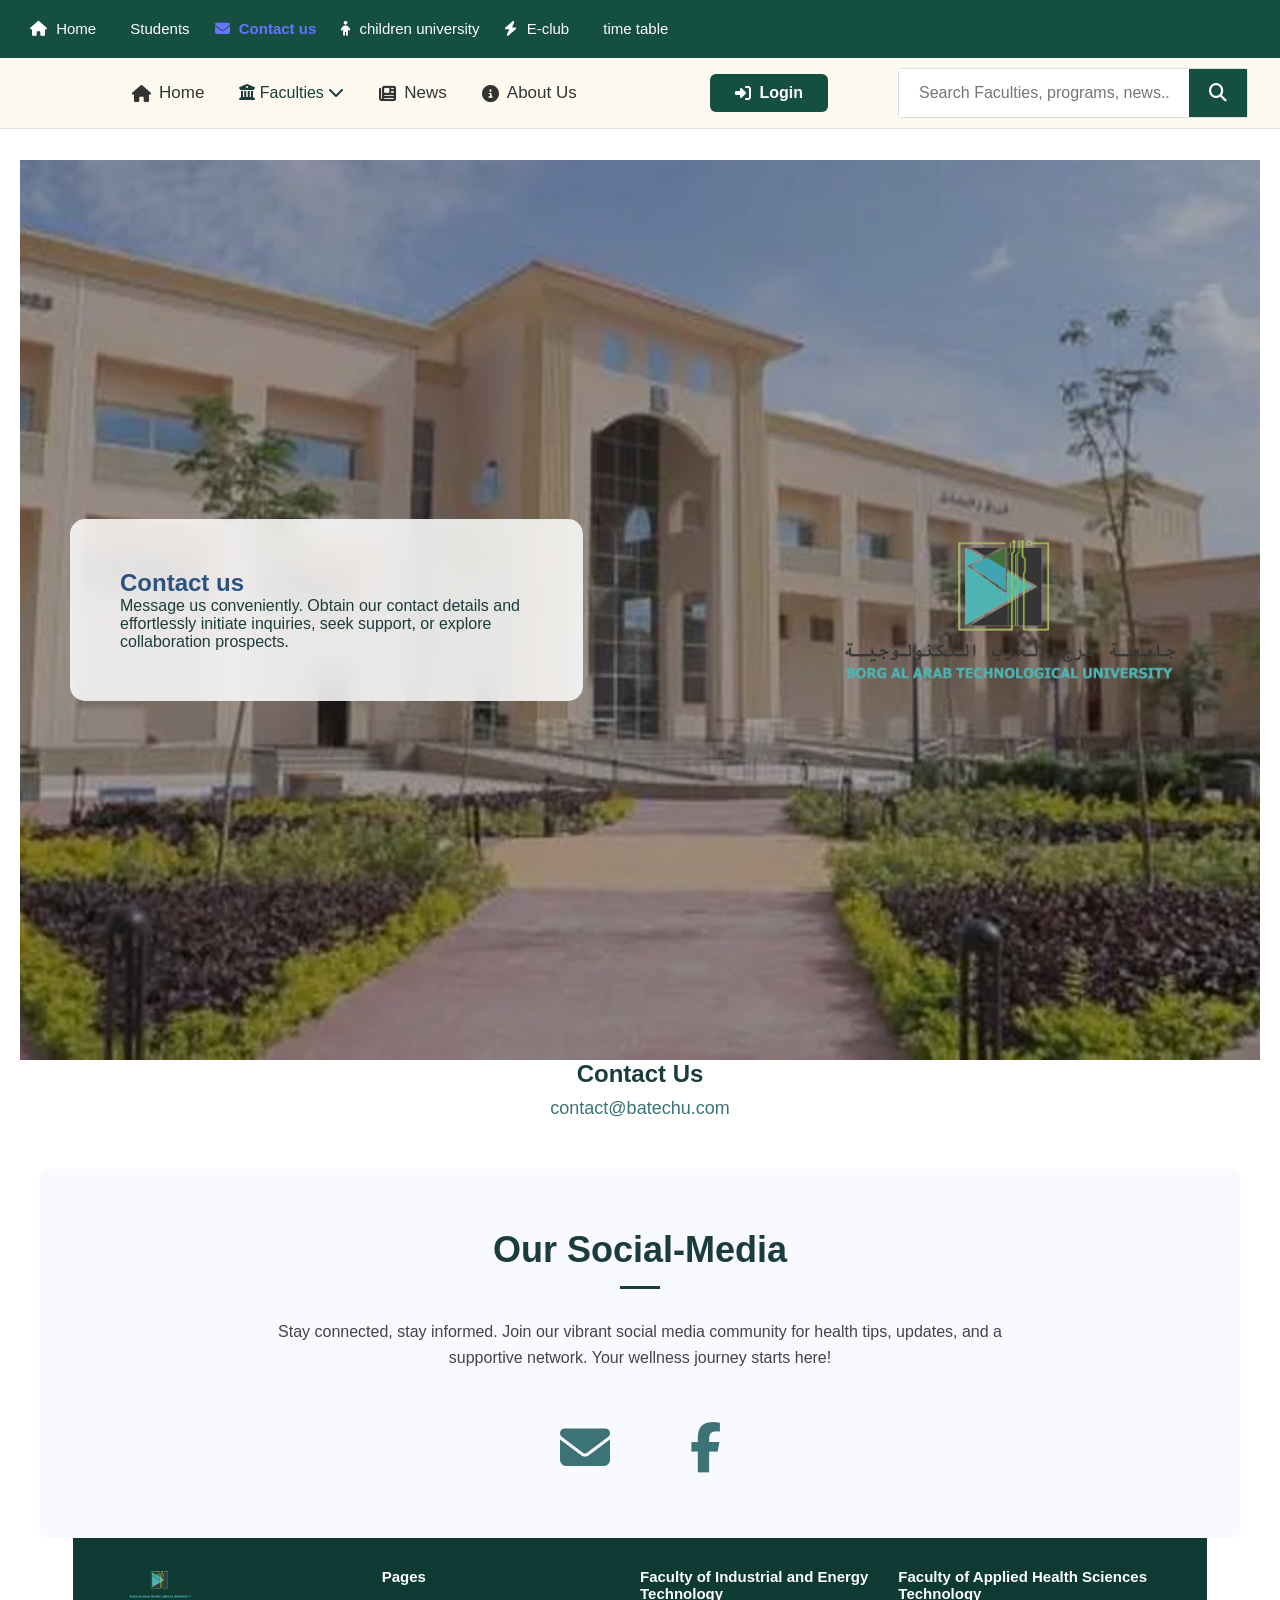
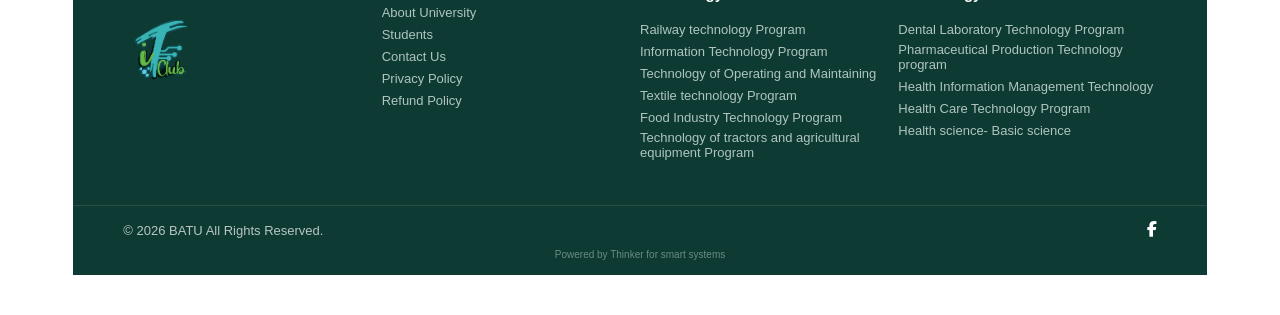
<file: Contact_us.html>
<!-- <!DOCTYPE html>
<html lang="ar" dir="rtl">
    <head>
        <meta charset="UTF-8">
        <meta name="viewport" content="width=device-width, initial-scale=1.0">
        <title>BATU - Contact Us</title>
        <link rel="stylesheet"
            href="https://cdnjs.cloudflare.com/ajax/libs/font-awesome/6.0.0/css/all.min.css">
        <link rel="stylesheet" href="css2/Contact us.css">
    </head>
    <body> -->

<!DOCTYPE html>
<html lang="en">
    <head>
        <meta charset="UTF-8">
        <meta name="viewport" content="width=device-width, initial-scale=1.0">
        <title>Contact Us-BATU</title>
        <link rel="stylesheet" href="css2/Contact_us.css">

        <link rel="stylesheet"
            href="https://cdnjs.cloudflare.com/ajax/libs/font-awesome/6.5.1/css/all.min.css">

    </head>
    <body>
        <header>
            <div class="top_header">
                <div class="nav_links">
                    <ul class="navbar">
                        <li>
                            <a
                                href="home.html"> <i class="fas fa-home"></i>
                                Home</a></li>
                        <li>
                            <a
                                href="/مشروع التخرج/html/Student.html"> <i
                                    class="fa-solid fa-user-fraduate"></i>
                                Students</a></li>
                        <li  class="active"><a href="/مشروع التخرج/html/contact_us.html"> <i class=" fas fa-envelope"></i>
                                Contact
                                us</a></li>
                        <li><a href="/مشروع التخرج/html/children_unversity.html"> <i class="fas fa-child"></i> children
                                university</a></li>
                        <li><a href="/مشروع التخرج/html/E-Club.html"> <i class="fas fa-bolt"></i>
                                E-club</a></li>
                        <li><a href="/مشروع التخرج/html/time_table.html"> <i
                                    class="fa-solid fa-calender-days"></i>
                                time
                                table</a></li>
                    </ul>
                </div>

                <div class="social_icon">
                    <a href="#">
                        <i calss="fa-brands fa-facebook-f"></i>
                    </a>

                </div>
            </div>
            <div class="bottom_header">
                <div class="nav_container">
                    <ul class="menu_list">
                        <li><a href="/مشروع التخرج/html/home.html"><i class="fa-solid fa-house"></i>
                                Home</a></li>

                        <li class="dropdown">
                            <input type="checkbox" id="check-faculties"
                                class="dropdown-check">
                            <label for="check-faculties" class="dropdown-btn">
                                <i class="fa-solid fa-building-columns"></i>
                                Faculties <i
                                    class="fa-solid fa-chevron-down arrow"></i>
                            </label>

                            <ul class="submenu">
                                <li><a href="/مشروع التخرج/html/energy_technology.html">Faculty of Industrial and Energy
                                        Technology <i
                                            class="fa-solid fa-chevron-right sub-arrow"></i>
                                    </a></li>
                                <li><a href="/مشروع التخرج/html/sciences_technology.html">Faculty of Applied Health
                                        Sciences Technology <i
                                            class="fa-solid fa-chevron-right sub-arrow"></i>
                                    </a></li>
                            </ul>
                        </li>

                        <li><a href="/مشروع التخرج/html/new.html"><i class="fa-solid fa-newspaper"></i>
                                News</a></li>
                        <li><a href="/مشروع التخرج/html/about_us.html"><i class="fa-solid fa-circle-info"></i>
                                About Us</a></li>
                    </ul>

                    <div class="action_area">
                        <a href="/مشروع التخرج/html/Login.html" class="login_button"><i
                                class="fa-solid fa-right-to-bracket"></i>
                            Login</a>
                        <div class="search_wrapper">
                            <input type="text"
                                placeholder="Search Faculties, programs, news...">
                            <button><i
                                    class="fa-solid fa-magnifying-glass"></i></button>
                        </div>
                    </div>
                </div>
            </div>

        </header>
























        <section class="contact-hero">
            <div class="overlay"></div>
            <div class="hero-wrapper">
                <div class="content-box">
                    <h1>Contact us</h1>
                    <p>
                        Message us conveniently. Obtain our contact details and
                        effortlessly initiate inquiries,
                        seek support, or explore collaboration prospects.
                    </p>
                </div>
                <div class="university-brand">
                    <img src="/مشروع التخرج/html/img/logo.png" alt="BATU Logo"
                        class="brand-logo floating-logo">
                </div>
            </div>
        </section>

        <div class="contact-header">
            <h3>Contact Us</h3>
            <a href="mailto:contact@batechu.com"
                class="email-link">contact@batechu.com</a>
        </div>

        <div class="social-section">
            <h2>Our Social-Media</h2>
            <div class="divider"></div>

            <p class="description">
                Stay connected, stay informed. Join our vibrant social media
                community for health tips, updates, and a supportive network.
                Your wellness journey starts here!

            </p>

            <div class="icons-container">
                <a href="mailto:contact@batechu.com" class="social-icon">
                    <i class="fas fa-envelope"></i>
                </a>

                <a
                    href="https://www.facebook.com/profile.php?id=100085885038638"
                    target="_blank" class="social-icon">
                    <i class="fab fa-facebook-f"></i>
                </a>
            </div>
        </div>



















        <!-- footer -->

        <footer class="university-footer">
            <div class="footer-container">

                <div class="footer-col logos-col">
                    <a href="index.php" class="footer-logo">
                        <img src="img/logo.png" alt="BATU Logo">
                    </a>
                    <a href="it-club.php" class="footer-logo">
                        <img src="img/itClub.png" alt="IT Club Logo">
                    </a>
                </div>

                <div class="footer-col">
                    <h3 class="col-title">Pages</h3>
                    <ul class="footer-links">
                        <li><a href="/مشروع التخرج/html/about_us.html">About University</a></li>
                        <li><a href="/مشروع التخرج/html/Student.html">Students</a></li>
                        <li><a href="/مشروع التخرج/html/Contact_us.html">Contact Us</a></li>
                        <li><a href="#">Privacy Policy</a></li>
                        <li><a href="#">Refund Policy</a></li>
                    </ul>
                </div>

                <div class="footer-col">
                    <h3 class="col-title">Faculty of Industrial and Energy
                        Technology</h3>
                    <ul class="footer-links">
                        <li><a href="#">Railway technology Program</a></li>
                        <li><a href="#">Information Technology Program</a></li>
                        <li><a href="#">Technology of Operating and
                                Maintaining</a></li>
                        <li><a href="#">Textile technology Program</a></li>
                        <li><a href="#">Food Industry Technology
                                Program</a></li>
                        <li><a href="#">Technology of tractors and agricultural
                                equipment Program</a></li>
                    </ul>
                </div>

                <div class="footer-col">
                    <h3 class="col-title">Faculty of Applied Health Sciences
                        Technology</h3>
                    <ul class="footer-links">
                        <li><a href="#">Dental Laboratory Technology
                                Program</a></li>
                        <li><a href="#">Pharmaceutical Production Technology
                                program</a></li>
                        <li><a href="#">Health Information Management
                                Technology</a></li>
                        <li><a href="#">Health Care Technology Program</a></li>
                        <li><a href="#">Health science- Basic science</a></li>
                    </ul>
                </div>

            </div>

            <div class="footer-bottom">
                <div class="bottom-wrap">
                    <p class="copyright">© 2026 BATU All Rights Reserved.</p>
                    <div class="social-links">
                        <a href="#"><i class="fab fa-facebook-f"></i></a>
                    </div>
                </div>
                <p class="developer-tag">Powered by Thinker for smart
                    systems</p>
            </div>
        </footer>

    </body>
    </html
</file>
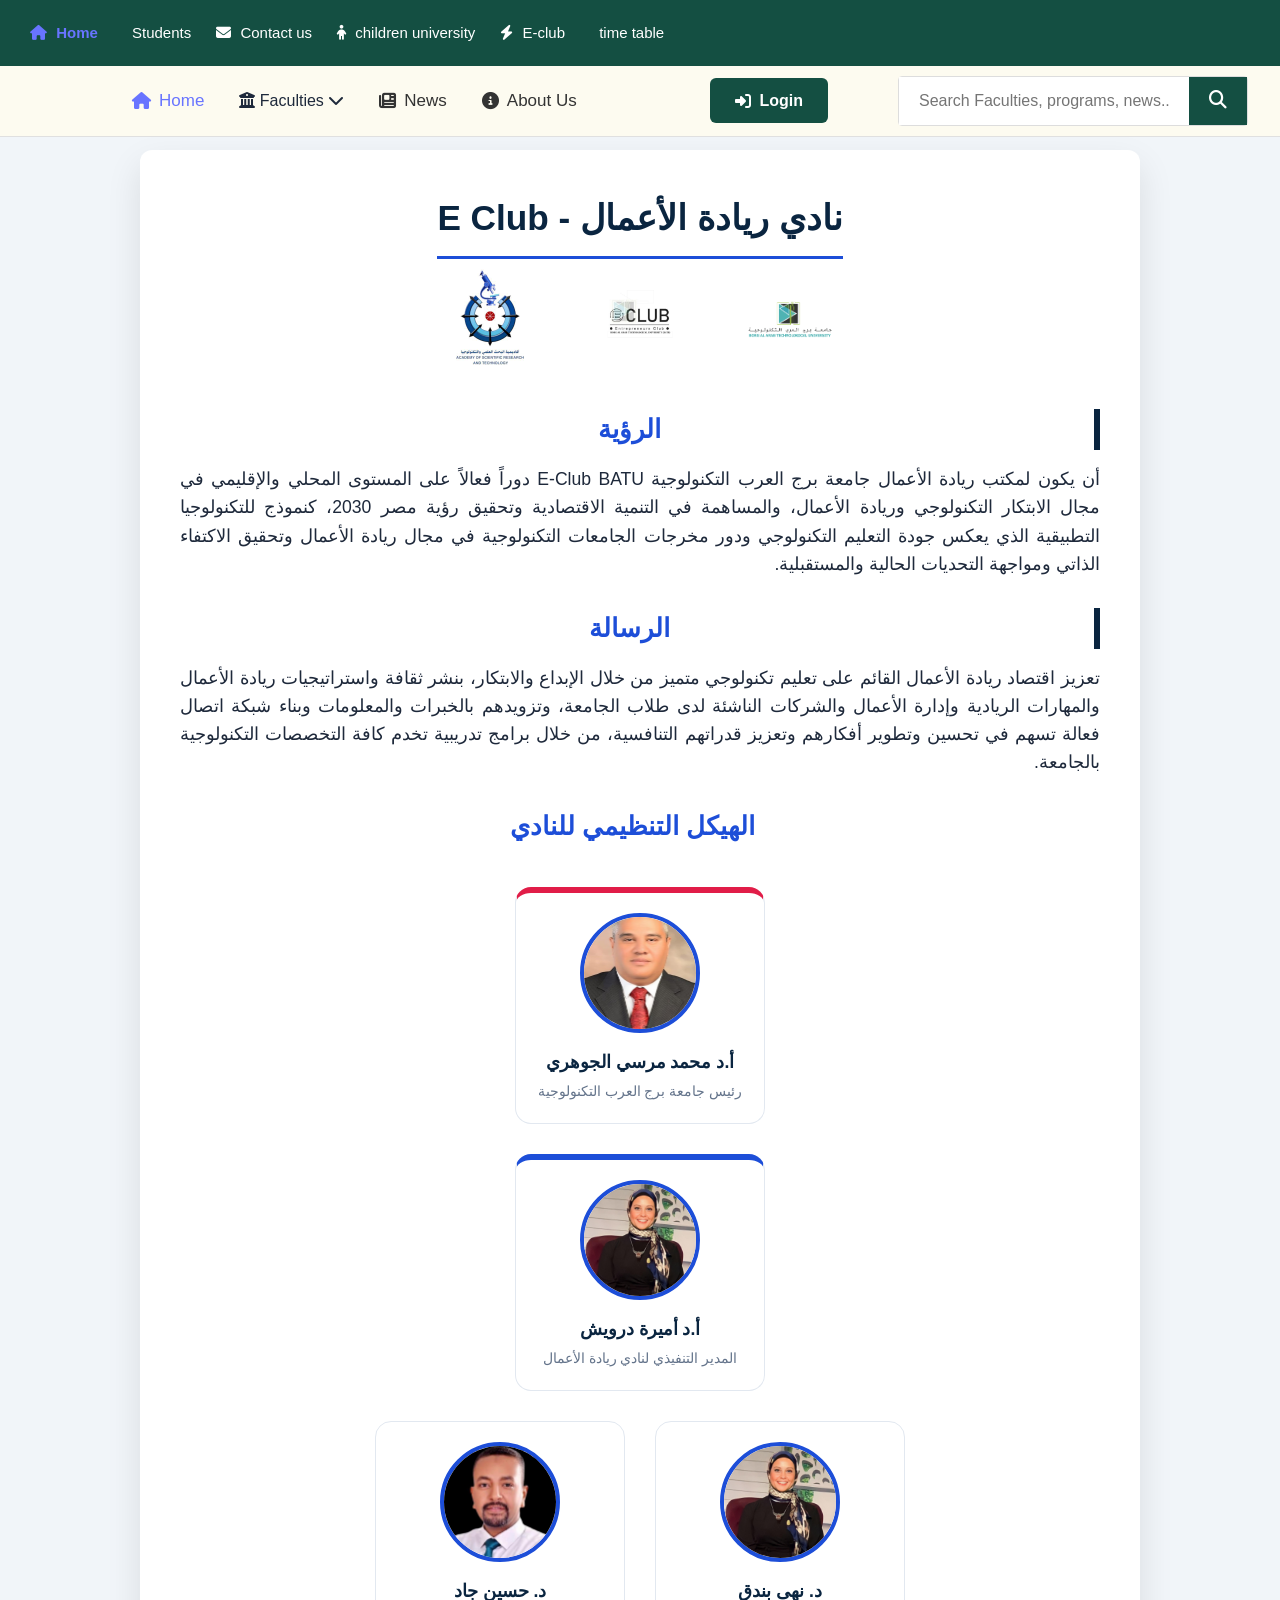
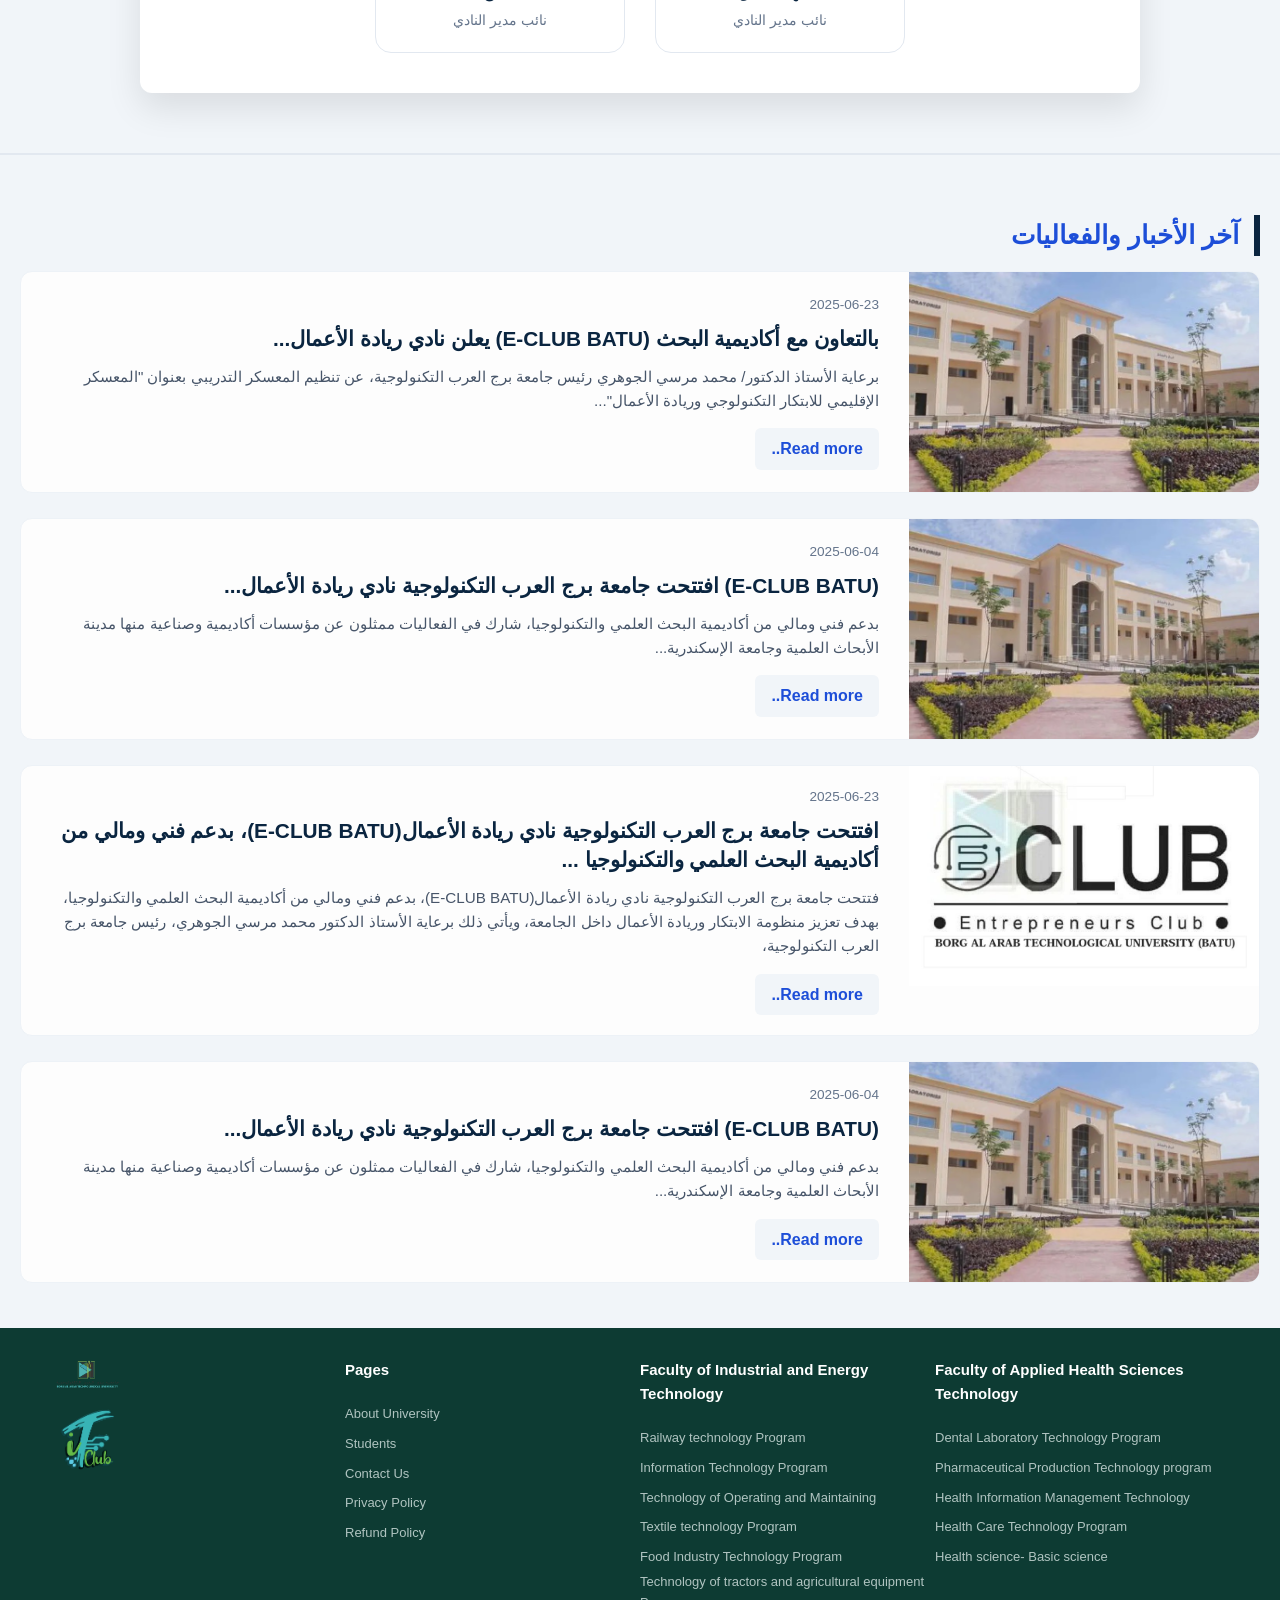
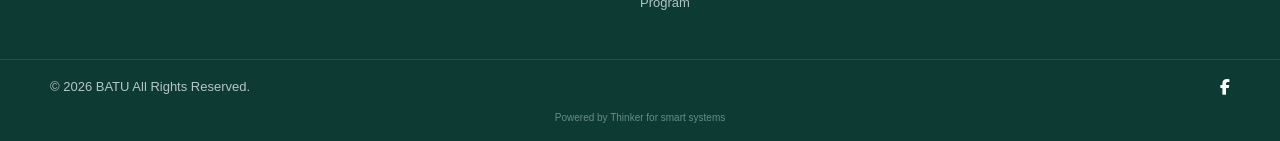
<file: E-Club.html>
<!doctype html>
<html lang="ar" dir="rtl">
  <head>
    <meta charset="UTF-8" />
    <meta name="viewport" content="width=device-width, initial-scale=1.0" />
    <title>نادي ريادة الأعمال - BATU</title>

      <link rel="stylesheet"
            href="https://cdnjs.cloudflare.com/ajax/libs/font-awesome/6.5.1/css/all.min.css">

    <link rel="stylesheet" href="/مشروع التخرج/html/css2/E-Club.css " />
  </head>
  <body>







  <header>
            <div class="top_header">
                <div class="nav_links">
                    <ul class="navbar">
                        <li class="active">
                            <a
                                href="home.html"> <i class="fas fa-home"></i>
                                Home</a></li>
                        <li>
                            <a
                                href="/مشروع التخرج/html/Student.html"> <i
                                    class="fa-solid fa-user-fraduate"></i>
                                Students</a></li>
                        <li><a href="/مشروع التخرج/html/Contact_us.html"> <i class=" fas fa-envelope"></i>
                                Contact
                                us</a></li>
                        <li><a href="/مشروع التخرج/html/children_unversity.html"> <i class="fas fa-child"></i> children
                                university</a></li>
                        <li><a href="/مشروع التخرج/html/E-Club.html"> <i class="fas fa-bolt"></i>
                                E-club</a></li>
                        <li><a href="/مشروع التخرج/html/time_table.html"> <i
                                    class="fa-solid fa-calender-days"></i>
                                time
                                table</a></li>
                    </ul>
                </div>

                <div class="social_icon">
                    <a href="#">
                        <i calss="fa-brands fa-facebook-f"></i>
                    </a>

                </div>
            </div>
            <div class="bottom_header">
                <div class="nav_container">
                    <ul class="menu_list">
                        <li class="active"><a href="/مشروع التخرج/html/home.html"><i class="fa-solid fa-house"></i>
                                Home</a></li>

                        <li class="dropdown">
                            <input type="checkbox" id="check-faculties"
                                class="dropdown-check">
                            <label for="check-faculties" class="dropdown-btn">
                                <i class="fa-solid fa-building-columns"></i>
                                Faculties <i
                                    class="fa-solid fa-chevron-down arrow"></i>
                            </label>

                            <ul class="submenu">
                                <li><a href="/مشروع التخرج/html/energy_technology.html">Faculty of Industrial and Energy
                                        Technology <i
                                            class="fa-solid fa-chevron-right sub-arrow"></i>
                                    </a></li>
                                <li><a href="/مشروع التخرج/html/sciences_technology.html">Faculty of Applied Health
                                        Sciences Technology <i
                                            class="fa-solid fa-chevron-right sub-arrow"></i>
                                    </a></li>
                            </ul>
                        </li>

                        <li><a href="/مشروع التخرج/html/new.html"><i class="fa-solid fa-newspaper"></i>
                                News</a></li>
                        <li><a href="/مشروع التخرج/html/about_us.html"><i class="fa-solid fa-circle-info"></i>
                                About Us</a></li>
                    </ul>

                    <div class="action_area">
                        <a href="/مشروع التخرج/html/Login.html" class="login_button"><i
                                class="fa-solid fa-right-to-bracket"></i>
                            Login</a>
                        <div class="search_wrapper">
                            <input type="text"
                                placeholder="Search Faculties, programs, news...">
                            <button><i
                                    class="fa-solid fa-magnifying-glass"></i></button>
                        </div>
                    </div>
                </div>
            </div>

        </header>












    <div class="container">
     
        <h1 class="main-title">نادي ريادة الأعمال - E Club</h1>
        <div class="logos-wrapper">
          <div class="logo-box">
            <img
              src="/مشروع التخرج/html/img/logo.png"
              alt="شعار الجامعة"
            />
          </div>
          <div class="logo-box">
            <img src="/مشروع التخرج/html/img/e clup.jpg" alt="شعار النادي" />
          </div>
          <div class="logo-box">
            <img src="/مشروع التخرج/html/img/ba.jpg" alt="شعار الأكاديمية" />
          </div>
        </div>
     

      <section class="info-section">
        <h2 class="section-title">الرؤية</h2>
        <p class="content-text">
          أن يكون لمكتب ريادة الأعمال جامعة برج العرب التكنولوجية E-Club BATU
          دوراً فعالاً على المستوى المحلي والإقليمي في مجال الابتكار التكنولوجي
          وريادة الأعمال، والمساهمة في التنمية الاقتصادية وتحقيق رؤية مصر 2030،
          كنموذج للتكنولوجيا التطبيقية الذي يعكس جودة التعليم التكنولوجي ودور
          مخرجات الجامعات التكنولوجية في مجال ريادة الأعمال وتحقيق الاكتفاء
          الذاتي ومواجهة التحديات الحالية والمستقبلية.
        </p>
      </section>

      <section class="info-section">
        <h2 class="section-title">الرسالة</h2>
        <p class="content-text">
          تعزيز اقتصاد ريادة الأعمال القائم على تعليم تكنولوجي متميز من خلال
          الإبداع والابتكار، بنشر ثقافة واستراتيجيات ريادة الأعمال والمهارات
          الريادية وإدارة الأعمال والشركات الناشئة لدى طلاب الجامعة، وتزويدهم
          بالخبرات والمعلومات وبناء شبكة اتصال فعالة تسهم في تحسين وتطوير
          أفكارهم وتعزيز قدراتهم التنافسية، من خلال برامج تدريبية تخدم كافة
          التخصصات التكنولوجية بالجامعة.
        </p>
      </section>

      <div class="org-chart">
        <h2 class="section-title text-center">الهيكل التنظيمي للنادي</h2>

        <div class="hierarchy-container">
          <div class="person-card primary">
            <div class="avatar">
              <img
                src="/مشروع التخرج/html/img/Dr.elgohary.jpg"
                alt="أ.د محمد مرسي الجوهري"
              />
            </div>
            <h3 class="name">أ.د محمد مرسي الجوهري</h3>
            <p class="job-title">رئيس جامعة برج العرب التكنولوجية</p>
          </div>

          <div class="person-card secondary">
            <div class="avatar">
              <img
                src="/مشروع التخرج/html/img/Dr.amera.jpg"
                alt="أ.د أميرة درويش"
              />
            </div>
            <h3 class="name">أ.د أميرة درويش</h3>
            <p class="job-title">المدير التنفيذي لنادي ريادة الأعمال</p>
          </div>

          <div class="deputies-row">
            <div class="person-card">
              <div class="avatar">
                <img src="/مشروع التخرج/html/img/Dr.amera.jpg" alt="د. نهى بندق" />
              </div>
              <h3 class="name">د. نهى بندق</h3>
              <p class="job-title">نائب مدير النادي</p>
            </div>
            <div class="person-card">
              <div class="avatar">
                <img
                  src="/مشروع التخرج/html/img/Dr.hesen.png"
                  alt="د. حسين جاد"
                />
              </div>
              <h3 class="name">د. حسين جاد</h3>
              <p class="job-title">نائب مدير النادي</p>
            </div>
          </div>
        </div>
      </div>
    </div>

    <!-- جزء الاخبار-->
    <section class="news-section">
      <h2 class="section-title">آخر الأخبار والفعاليات</h2>

      <div class="news-card">
        <div class="news-image">
          <img src="/مشروع التخرج/html/img/¡φ∞ ƒΘΦΘ∩∞.jpg" alt="صورة الخبر" />
        </div>
        <div class="news-content">
          <span class="news-date">2025-06-23</span>
          <h3 class="news-title">
            بالتعاون مع أكاديمية البحث (E-CLUB BATU) يعلن نادي ريادة الأعمال...
          </h3>
          <p class="news-excerpt">
            برعاية الأستاذ الدكتور/ محمد مرسي الجوهري رئيس جامعة برج العرب
            التكنولوجية، عن تنظيم المعسكر التدريبي بعنوان "المعسكر الإقليمي
            للابتكار التكنولوجي وريادة الأعمال"...
          </p>
          <a href="#" class="read-more">Read more..</a>
        </div>
      </div>

      <div class="news-card">
        <div class="news-image">
          <img src="/مشروع التخرج/html/img/¡φ∞ ƒΘΦΘ∩∞.jpg" alt="صورة الخبر" />
        </div>
        <div class="news-content">
          <span class="news-date">2025-06-04</span>
          <h3 class="news-title">
            (E-CLUB BATU) افتتحت جامعة برج العرب التكنولوجية نادي ريادة
            الأعمال...
          </h3>
          <p class="news-excerpt">
            بدعم فني ومالي من أكاديمية البحث العلمي والتكنولوجيا، شارك في
            الفعاليات ممثلون عن مؤسسات أكاديمية وصناعية منها مدينة الأبحاث
            العلمية وجامعة الإسكندرية...
          </p>
          <a href="#" class="read-more">Read more..</a>
        </div>
      </div>

      <div class="news-card">
        <div class="news-image">
          <img src="/مشروع التخرج/html/img/e clup.jpg" alt="صورة الخبر" />
        </div>
        <div class="news-content">
          <span class="news-date">2025-06-23</span>
          <h3 class="news-title">
            افتتحت جامعة برج العرب التكنولوجية نادي ريادة الأعمال(E-CLUB BATU)،
            بدعم فني ومالي من أكاديمية البحث العلمي والتكنولوجيا ...
          </h3>
          <p class="news-excerpt">
            فتتحت جامعة برج العرب التكنولوجية نادي ريادة الأعمال(E-CLUB BATU)،
            بدعم فني ومالي من أكاديمية البحث العلمي والتكنولوجيا، بهدف تعزيز
            منظومة الابتكار وريادة الأعمال داخل الجامعة، ويأتي ذلك برعاية
            الأستاذ الدكتور محمد مرسي الجوهري، رئيس جامعة برج العرب التكنولوجية،
         
          </p>
          <a href="#" class="read-more">Read more..</a>
        </div>
      </div>

      <div class="news-card">
        <div class="news-image">
          <img src="/مشروع التخرج/html/img/¡φ∞ ƒΘΦΘ∩∞.jpg" alt="صورة الخبر" />
        </div>
        <div class="news-content">
          <span class="news-date">2025-06-04</span>
          <h3 class="news-title">
            (E-CLUB BATU) افتتحت جامعة برج العرب التكنولوجية نادي ريادة
            الأعمال...
          </h3>
          <p class="news-excerpt">
            بدعم فني ومالي من أكاديمية البحث العلمي والتكنولوجيا، شارك في
            الفعاليات ممثلون عن مؤسسات أكاديمية وصناعية منها مدينة الأبحاث
            العلمية وجامعة الإسكندرية...
          </p>
          <a href="#" class="read-more">Read more..</a>
        </div>
      </div>

    </section>












        <!-- footer -->

        <footer class="university-footer">
            <div class="footer-container">

                <div class="footer-col logos-col">
                    <a href="index.php" class="footer-logo">
                        <img src="img/logo.png" alt="BATU Logo">
                    </a>
                    <a href="it-club.php" class="footer-logo">
                        <img src="img/itClub.png" alt="IT Club Logo">
                    </a>
                </div>

                <div class="footer-col">
                    <h3 class="col-title">Pages</h3>
                    <ul class="footer-links">
                        <li><a href="/مشروع التخرج/html/about_us.html">About University</a></li>
                        <li><a href="/مشروع التخرج/html/Student.html">Students</a></li>
                        <li><a href="/مشروع التخرج/html/Contact_us.html">Contact Us</a></li>
                        <li><a href="#">Privacy Policy</a></li>
                        <li><a href="#">Refund Policy</a></li>
                    </ul>
                </div>

                <div class="footer-col">
                    <h3 class="col-title">Faculty of Industrial and Energy
                        Technology</h3>
                    <ul class="footer-links">
                        <li><a href="#">Railway technology Program</a></li>
                        <li><a href="#">Information Technology Program</a></li>
                        <li><a href="#">Technology of Operating and
                                Maintaining</a></li>
                        <li><a href="#">Textile technology Program</a></li>
                        <li><a href="#">Food Industry Technology
                                Program</a></li>
                        <li><a href="#">Technology of tractors and agricultural
                                equipment Program</a></li>
                    </ul>
                </div>

                <div class="footer-col">
                    <h3 class="col-title">Faculty of Applied Health Sciences
                        Technology</h3>
                    <ul class="footer-links">
                        <li><a href="#">Dental Laboratory Technology
                                Program</a></li>
                        <li><a href="#">Pharmaceutical Production Technology
                                program</a></li>
                        <li><a href="#">Health Information Management
                                Technology</a></li>
                        <li><a href="#">Health Care Technology Program</a></li>
                        <li><a href="#">Health science- Basic science</a></li>
                    </ul>
                </div>

            </div>

            <div class="footer-bottom">
                <div class="bottom-wrap">
                    <p class="copyright">© 2026 BATU All Rights Reserved.</p>
                    <div class="social-links">
                        <a href="#"><i class="fab fa-facebook-f"></i></a>
                    </div>
                </div>
                <p class="developer-tag">Powered by Thinker for smart
                    systems</p>
            </div>
        </footer>











  </body>
</html>
</file>
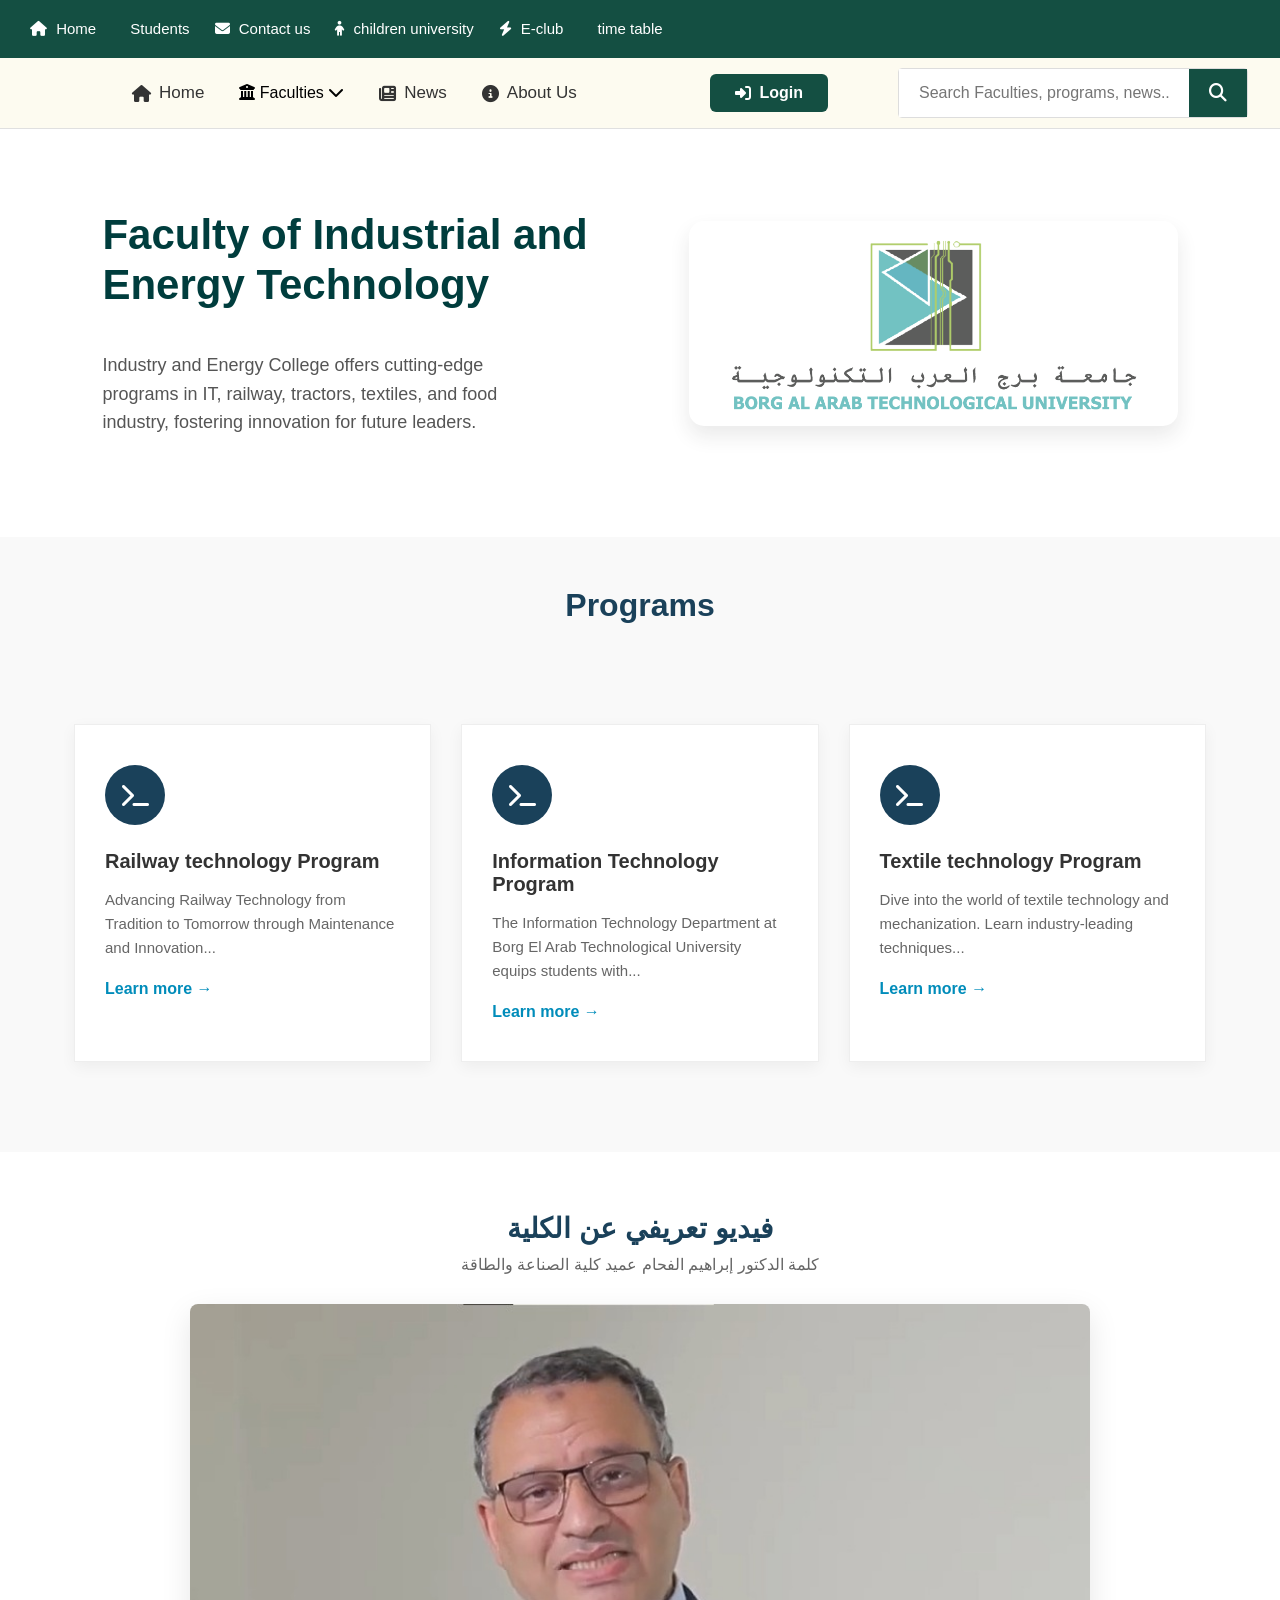
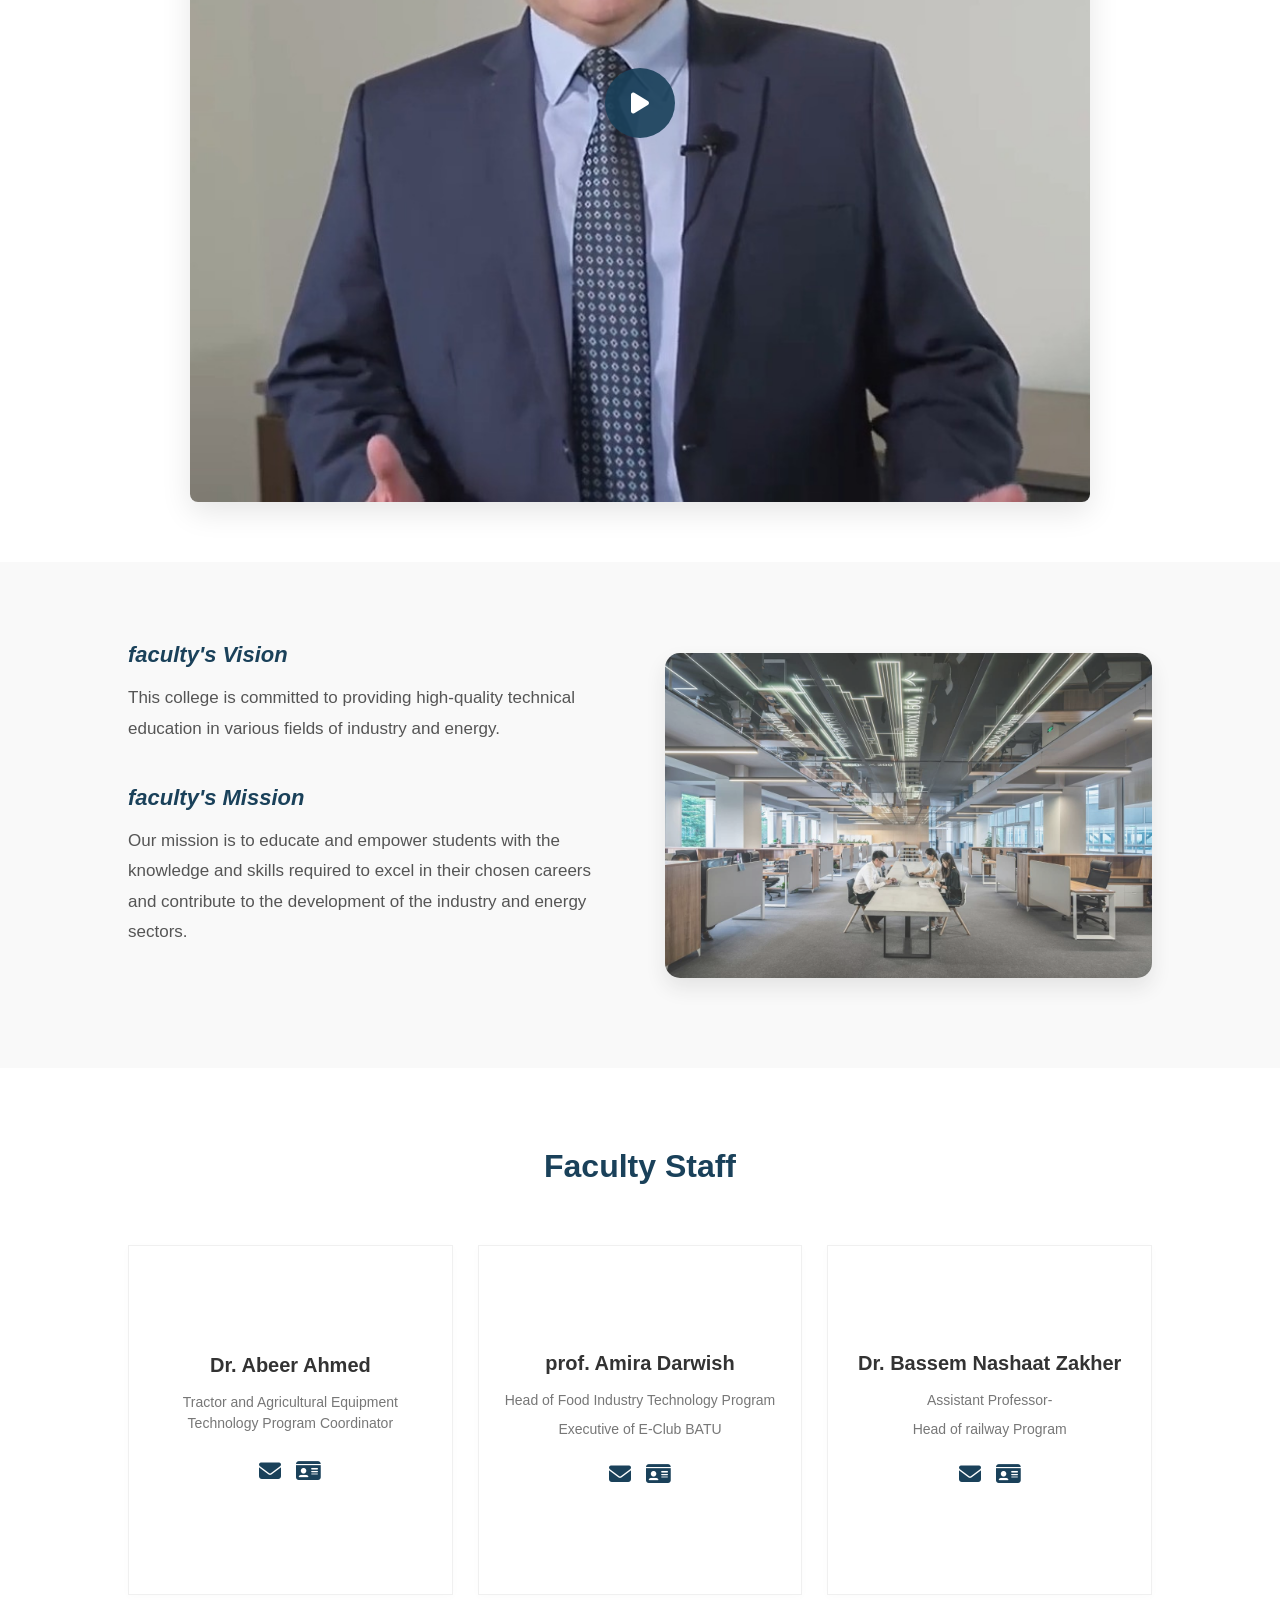
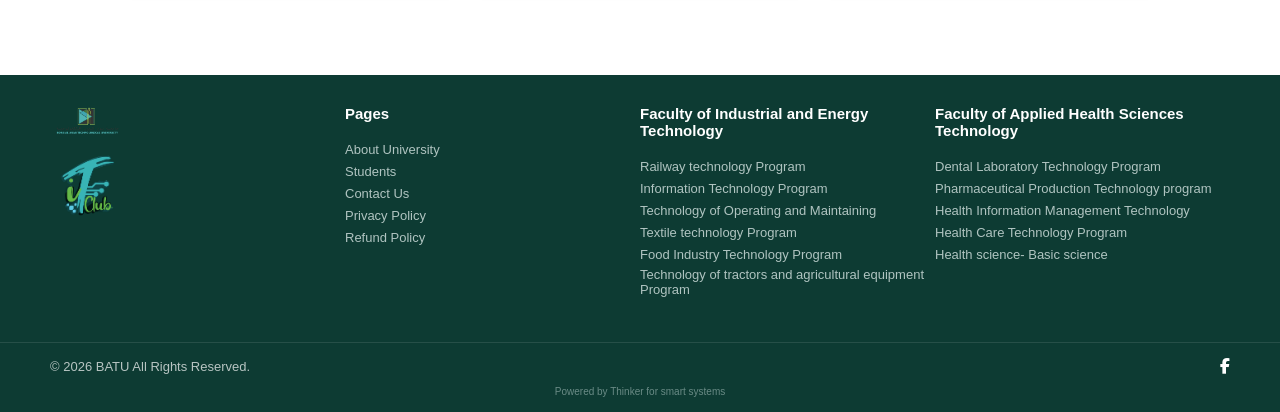
<file: energy_technology.html>
<!DOCTYPE html>
<html lang="en">
    <head>
        <meta charset="UTF-8">
        <meta name="viewport" content="width=device-width, initial-scale=1.0">
        <title>Energy</title>
        <link rel="stylesheet"
            href="/مشروع التخرج/html/css2/energy_technology.css">

        <link rel="stylesheet"
            href="https://cdnjs.cloudflare.com/ajax/libs/font-awesome/6.5.1/css/all.min.css">

    </head>
    <body>
        <header>
            <div class="top_header">
                <div class="nav_links">
                    <ul class="navbar">
                        <li>
                            <a
                                href="home.html"> <i class="fas fa-home"></i>
                                Home</a></li>
                        <li>
                            <a
                                href="/مشروع التخرج/html/Student.html"> <i
                                    class="fa-solid fa-user-fraduate"></i>
                                Students</a></li>
                        <li><a href="/مشروع التخرج/html/Contact_us.html"> <i
                                    class=" fas fa-envelope"></i>
                                Contact
                                us</a></li>
                        <li><a
                                href="/مشروع التخرج/html/children_unversity.html">
                                <i class="fas fa-child"></i> children
                                university</a></li>
                        <li><a href="/مشروع التخرج/html/E-Club.html"> <i
                                    class="fas fa-bolt"></i>
                                E-club</a></li>
                        <li><a href="/مشروع التخرج/html/time_table.html"> <i
                                    class="fa-solid fa-calender-days"></i>
                                time
                                table</a></li>
                    </ul>
                </div>

                <div class="social_icon">
                    <a href="#">
                        <i calss="fa-brands fa-facebook-f"></i>
                    </a>

                </div>
            </div>
            <div class="bottom_header">
                <div class="nav_container">
                    <ul class="menu_list">
                        <li><a
                                href="/مشروع التخرج/html/home.html"><i
                                    class="fa-solid fa-house"></i>
                                Home</a></li>

                        <li class="dropdown ">
                            <input type="checkbox" id="check-faculties"
                                class="dropdown-check">
                            <label for="check-faculties" class="dropdown-btn">
                                <i class="fa-solid fa-building-columns "></i>
                                Faculties <i
                                    class="fa-solid fa-chevron-down arrow"></i>
                            </label>

                            <ul class="submenu">
                                <li class="active"><a href="/مشروع التخرج/html/energy_technology.html">Faculty of
                                        Industrial and Energy
                                        Technology <i
                                            class="fa-solid fa-chevron-right sub-arrow"></i>
                                    </a></li>
                                <li><a href="/مشروع التخرج/html/sciences_technology.html">Faculty of Applied Health
                                        Sciences Technology <i
                                            class="fa-solid fa-chevron-right sub-arrow"></i>
                                    </a></li>
                            </ul>
                        </li>

                        <li><a href="/مشروع التخرج/html/new.html"><i class="fa-solid fa-newspaper"></i>
                                News</a></li>
                        <li><a href="/مشروع التخرج/html/about_us.html"><i
                                    class="fa-solid fa-circle-info"></i>
                                About Us</a></li>
                    </ul>

                    <div class="action_area">
                        <a href="/مشروع التخرج/html/Login.html"
                            class="login_button"><i
                                class="fa-solid fa-right-to-bracket"></i>
                            Login</a>
                        <div class="search_wrapper">
                            <input type="text"
                                placeholder="Search Faculties, programs, news...">
                            <button><i
                                    class="fa-solid fa-magnifying-glass"></i></button>
                        </div>
                    </div>
                </div>
            </div>

        </header>

        <section class="faculty-section">
            <div class="content-wrapper">
                <div class="text-side">
                    <h1 class="main-title">Faculty of Industrial and <br> Energy
                        Technology</h1>
                    <p class="sub-text">
                        Industry and Energy College offers cutting-edge programs
                        in IT, railway, tractors, textiles, and food industry,
                        fostering innovation for future leaders.
                    </p>
                </div>
                <div class="image-side">
                    <img src="/مشروع التخرج/html/img/logo.png"
                        alt="University Logo">
                </div>
            </div>
        </section>



        <section class="programs-section">
            <h2 class="section-title">Programs</h2>

            <div class="programs-container">
                <a href="#" class="program-card">
                    <div class="icon-circle">
                        <i class="fa-solid fa-terminal"></i> </div>
                    <h3>Railway technology Program</h3>
                    <p>Advancing Railway Technology from Tradition to Tomorrow
                        through Maintenance and Innovation...</p>
                    <span class="learn-more">Learn more →</span>
                </a>

                <a href="#" class="program-card">
                    <div class="icon-circle">
                        <i class="fas fa-terminal"></i>
                    </div>
                    <h3>Information Technology Program</h3>
                    <p>The Information Technology Department at Borg El Arab
                        Technological University equips students with...</p>
                    <span class="learn-more">Learn more →</span>
                </a>

                <a href="#" class="program-card">
                    <div class="icon-circle">
                        <i class="fas fa-terminal"></i>
                    </div>
                    <h3>Textile technology Program</h3>
                    <p>Dive into the world of textile technology and
                        mechanization. Learn industry-leading techniques...</p>
                    <span class="learn-more">Learn more →</span>
                </a>
                <a href="#" class="program-card">
                    <div class="icon-circle">
                        <i class="fa-solid fa-terminal"></i> </div>
                    <h3>Railway technology Program</h3>
                    <p>Advancing Railway Technology from Tradition to Tomorrow
                        through Maintenance and Innovation...</p>
                    <span class="learn-more">Learn more →</span>
                </a>

                <a href="#" class="program-card">
                    <div class="icon-circle">
                        <i class="fa-solid fa-terminal"></i> </div>
                    <h3>Railway technology Program</h3>
                    <p>Advancing Railway Technology from Tradition to Tomorrow
                        through Maintenance and Innovation...</p>
                    <span class="learn-more">Learn more →</span>
                </a>

                <a href="#" class="program-card">
                    <div class="icon-circle">
                        <i class="fa-solid fa-terminal"></i> </div>
                    <h3>Railway technology Program</h3>
                    <p>Advancing Railway Technology from Tradition to Tomorrow
                        through Maintenance and Innovation...</p>
                    <span class="learn-more">Learn more →</span>
                </a>

                <a href="#" class="program-card">
                    <div class="icon-circle">
                        <i class="fa-solid fa-terminal"></i> </div>
                    <h3>Railway technology Program</h3>
                    <p>Advancing Railway Technology from Tradition to Tomorrow
                        through Maintenance and Innovation...</p>
                    <span class="learn-more">Learn more →</span>
                </a>

                <a href="#" class="program-card">
                    <div class="icon-circle">
                        <i class="fa-solid fa-terminal"></i> </div>
                    <h3>Railway technology Program</h3>
                    <p>Advancing Railway Technology from Tradition to Tomorrow
                        through Maintenance and Innovation...</p>
                    <span class="learn-more">Learn more →</span>
                </a>

                <a href="#" class="program-card">
                    <div class="icon-circle">
                        <i class="fa-solid fa-terminal"></i> </div>
                    <h3>Railway technology Program</h3>
                    <p>Advancing Railway Technology from Tradition to Tomorrow
                        through Maintenance and Innovation...</p>
                    <span class="learn-more">Learn more →</span>
                </a>
            </div>
        </section>

        
        <section class="video-link-section">
            <div class="video-title">
                <h2>فيديو تعريفي عن الكلية</h2>
                <p>كلمة الدكتور إبراهيم الفحام عميد كلية الصناعة والطاقة</p>
            </div>

            <a href="https://youtu.be/pvSBNXagQ1I?si=5NQE8on-9eeBIH4Z"
                target="_blank" class="video-container">
                <img src="/مشروع التخرج/html/img/d الفحام.jpeg"
                    alt="كلمة عميد الكلية">
                <div class="play-button">
                    <i class="fas fa-play"></i>
                </div>
            </a>
        </section>

        <section class="vision-mission">
            <div class="container">
                <div class="content-side">
                    <div class="item">
                        <h3>faculty's Vision</h3>
                        <p>This college is committed to providing high-quality
                            technical education in various fields of industry
                            and energy.</p>
                    </div>

                    <div class="item">
                        <h3>faculty's Mission</h3>
                        <p>Our mission is to educate and empower students with
                            the knowledge and skills required to excel in their
                            chosen careers and contribute to the development of
                            the industry and energy sectors.</p>
                    </div>
                </div>

                <div class="image-side">
                    <img src="/مشروع التخرج/html/img/company.png"
                        alt="Faculty Vision Image">
                </div>
            </div>
        </section>

        <section class="faculty-staff">
            <h2 class="section-title">Faculty Staff</h2>

            <div class="staff-grid">
                <div class="staff-card">
                    <div class="staff-info">
                        <h3>Dr. Abeer Ahmed</h3>
                        <p class="role">Tractor and Agricultural Equipment
                            Technology Program Coordinator</p>
                        <div class="staff-icons">
                            <a href="#"><i class="fas fa-envelope"></i></a>
                            <a href="#"><i class="fas fa-id-card"></i></a>
                        </div>
                    </div>
                </div>

                <div class="staff-card">
                    <div class="staff-info">
                        <h3>prof. Amira Darwish</h3>
                        <p class="role">Head of Food Industry Technology
                            Program</p>
                        <p class="sub-role">Executive of E-Club BATU</p>
                        <div class="staff-icons">
                            <a href="#"><i class="fas fa-envelope"></i></a>
                            <a href="#"><i class="fas fa-id-card"></i></a>
                        </div>
                    </div>
                </div>

                <div class="staff-card">
                    <div class="staff-info">
                        <h3>Dr. Bassem Nashaat Zakher</h3>
                        <p class="role">Assistant Professor-</p>
                        <p class="sub-role">Head of railway Program</p>
                        <div class="staff-icons">
                            <a href="#"><i class="fas fa-envelope"></i></a>
                            <a href="#"><i class="fas fa-id-card"></i></a>
                        </div>
                    </div>
                </div>
            </div>
        </section>

        <!-- footer -->

        <footer class="university-footer">
            <div class="footer-container">

                <div class="footer-col logos-col">
                    <a href="index.php" class="footer-logo">
                        <img src="img/logo.png" alt="BATU Logo">
                    </a>
                    <a href="it-club.php" class="footer-logo">
                        <img src="img/itClub.png" alt="IT Club Logo">
                    </a>
                </div>

                <div class="footer-col">
                    <h3 class="col-title">Pages</h3>
                    <ul class="footer-links">
                        <li><a href="/مشروع التخرج/html/about_us.html">About University</a></li>
                        <li><a href="/مشروع التخرج/html/Student.html">Students</a></li>
                        <li><a href="/مشروع التخرج/html/Contact_us.html">Contact Us</a></li>
                        <li><a href="#">Privacy Policy</a></li>
                        <li><a href="#">Refund Policy</a></li>
                    </ul>
                </div>

                <div class="footer-col">
                    <h3 class="col-title">Faculty of Industrial and Energy
                        Technology</h3>
                    <ul class="footer-links">
                        <li><a href="#">Railway technology Program</a></li>
                        <li><a href="#">Information Technology Program</a></li>
                        <li><a href="#">Technology of Operating and
                                Maintaining</a></li>
                        <li><a href="#">Textile technology Program</a></li>
                        <li><a href="#">Food Industry Technology
                                Program</a></li>
                        <li><a href="#">Technology of tractors and agricultural
                                equipment Program</a></li>
                    </ul>
                </div>

                <div class="footer-col">
                    <h3 class="col-title">Faculty of Applied Health Sciences
                        Technology</h3>
                    <ul class="footer-links">
                        <li><a href="#">Dental Laboratory Technology
                                Program</a></li>
                        <li><a href="#">Pharmaceutical Production Technology
                                program</a></li>
                        <li><a href="#">Health Information Management
                                Technology</a></li>
                        <li><a href="#">Health Care Technology Program</a></li>
                        <li><a href="#">Health science- Basic science</a></li>
                    </ul>
                </div>

            </div>

            <div class="footer-bottom">
                <div class="bottom-wrap">
                    <p class="copyright">© 2026 BATU All Rights Reserved.</p>
                    <div class="social-links">
                        <a href="#"><i class="fab fa-facebook-f"></i></a>
                    </div>
                </div>
                <p class="developer-tag">Powered by Thinker for smart
                    systems</p>
            </div>
        </footer>

    </body>
    </html
</file>
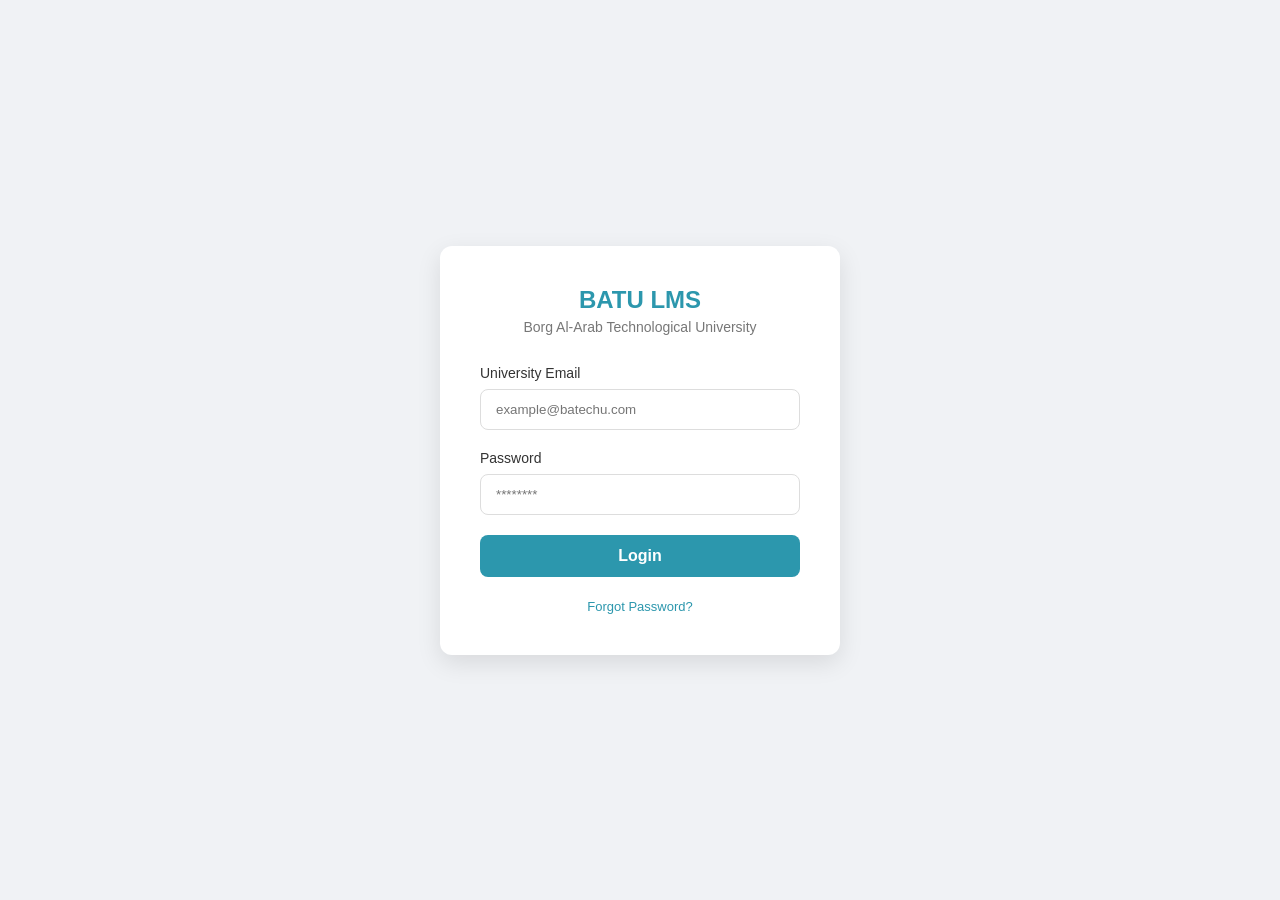
<file: Login.html>
<!DOCTYPE html>
<html lang="en" dir="ltr">
<head>
    <meta charset="UTF-8">
    <meta name="viewport" content="width=device-width, initial-scale=1.0">
    <title>Login - BATU LMS</title>
    <link rel="stylesheet" href="/مشروع التخرج/html/css2/Login.css">
</head>
<body>

    <div class="login-wrapper">
        <div class="login-container">
            <div class="login-header">
                <h2>BATU LMS</h2>
                <p>Borg Al-Arab Technological University</p>
            </div>

            <form action="#" method="GET">
                <div class="input-group">
                    <label for="email">University Email</label>
                    <input type="email" id="email" name="email" placeholder="example@batechu.com" required>
                </div>

                <div class="input-group">
                    <label for="password">Password</label>
                    <input type="password" id="password" name="password" placeholder="********" required>
                </div>
                
                <button type="submit" class="login-btn">Login</button>

                <div class="login-footer">
                    <a href="#">Forgot Password?</a>
                </div>
            </form>
        </div>
    </div>

</body>
</html>
</file>
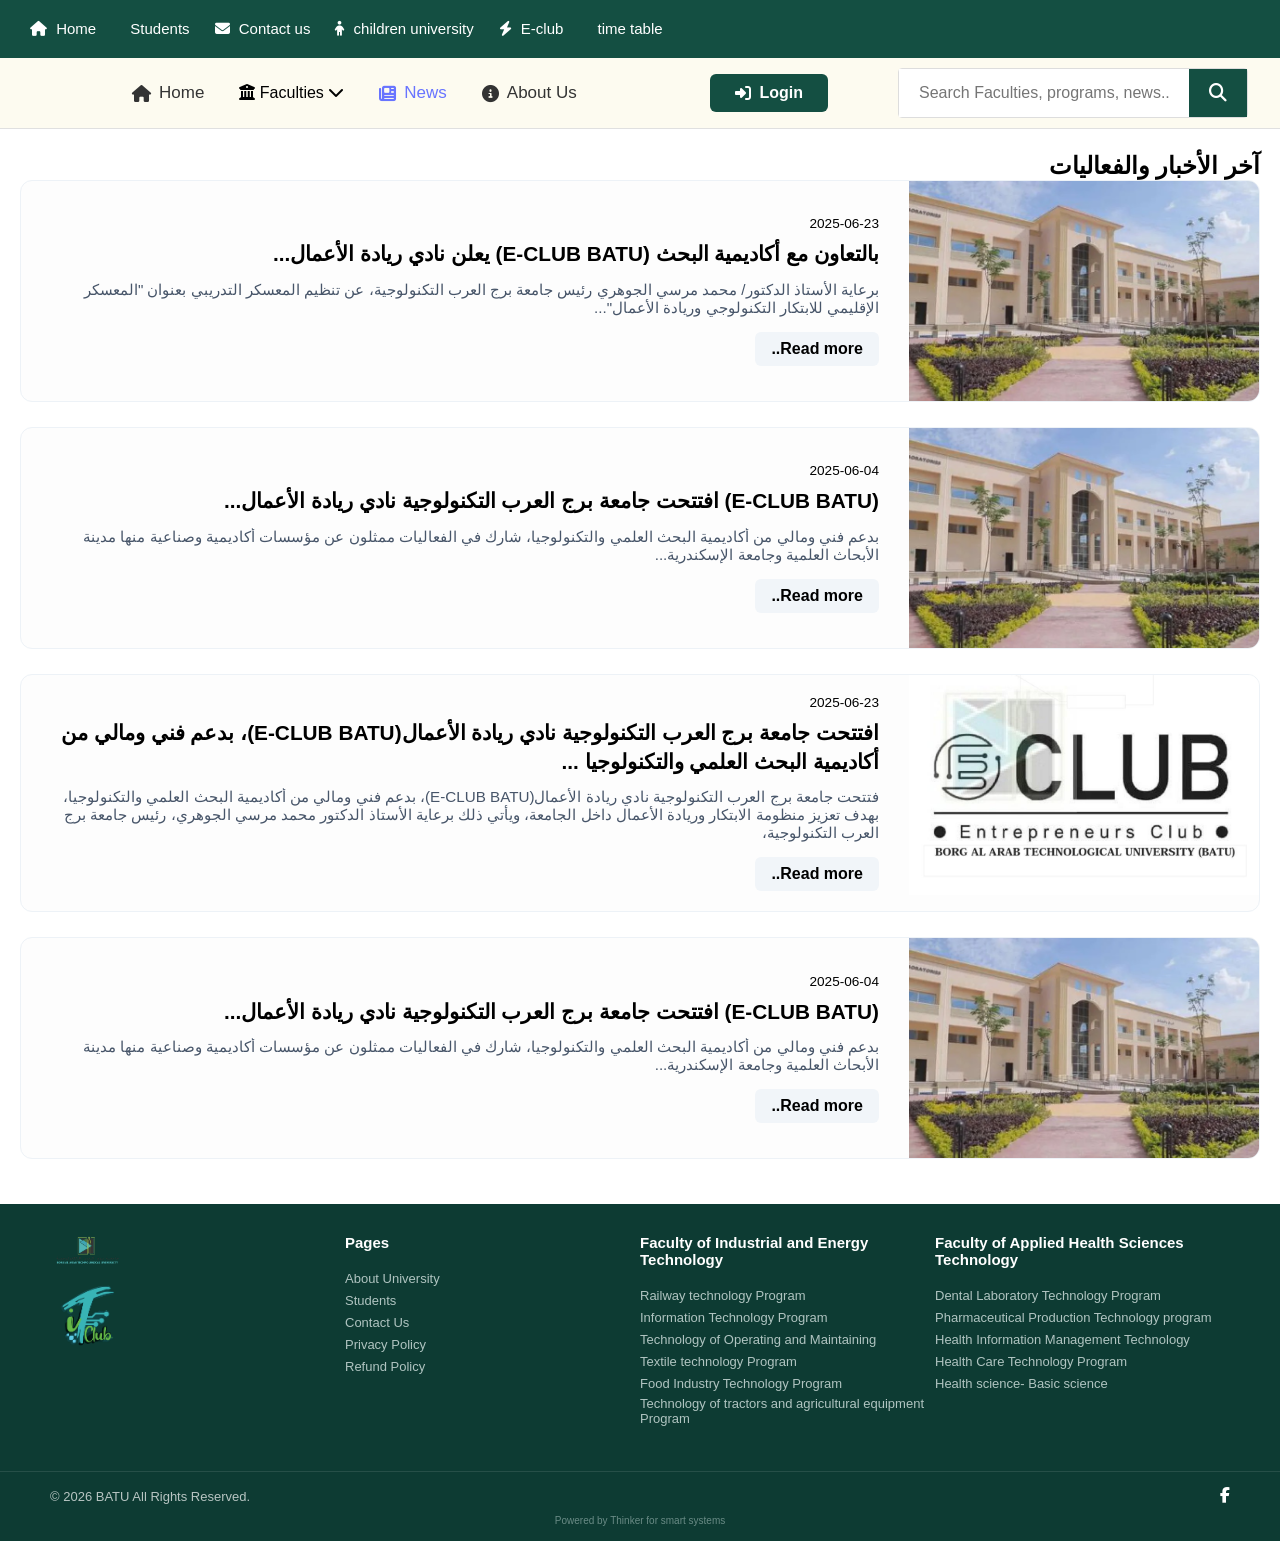
<file: new.html>
<!DOCTYPE html>
<html lang="en">
    <head>
        <meta charset="UTF-8">
        <meta name="viewport" content="width=device-width, initial-scale=1.0">
        <title>Document</title>
        <link rel="stylesheet" href="css2/new.css">

        <link rel="stylesheet"
            href="https://cdnjs.cloudflare.com/ajax/libs/font-awesome/6.5.1/css/all.min.css">

    </head>
    <body>
        <header>
            <div class="top_header">
                <div class="nav_links">
                    <ul class="navbar">
                        <li >
                            <a
                                href="home.html"> <i class="fas fa-home"></i>
                                Home</a></li>
                        <li>
                            <a
                                href="/مشروع التخرج/html/Student.html"> <i
                                    class="fa-solid fa-user-fraduate"></i>
                                Students</a></li>
                        <li><a href="/مشروع التخرج/html/Contact_us.html"> <i class=" fas fa-envelope"></i>
                                Contact
                                us</a></li>
                        <li><a href="/مشروع التخرج/html/children_unversity.html"> <i class="fas fa-child"></i> children
                                university</a></li>
                        <li><a href="/مشروع التخرج/html/E-Club.html"> <i class="fas fa-bolt"></i>
                                E-club</a></li>
                        <li><a href="/مشروع التخرج/html/time_table.html"> <i
                                    class="fa-solid fa-calender-days"></i>
                                time
                                table</a></li>
                    </ul>
                </div>

                <div class="social_icon">
                    <a href="#">
                        <i calss="fa-brands fa-facebook-f"></i>
                    </a>

                </div>
            </div>
            <div class="bottom_header">
                <div class="nav_container">
                    <ul class="menu_list">
                        <li ><a href="/مشروع التخرج/html/home.html"><i class="fa-solid fa-house"></i>
                                Home</a></li>

                        <li class="dropdown">
                            <input type="checkbox" id="check-faculties"
                                class="dropdown-check">
                            <label for="check-faculties" class="dropdown-btn">
                                <i class="fa-solid fa-building-columns"></i>
                                Faculties <i
                                    class="fa-solid fa-chevron-down arrow"></i>
                            </label>

                            <ul class="submenu">
                                <li><a href="/مشروع التخرج/html/energy_technology.html">Faculty of Industrial and Energy
                                        Technology <i
                                            class="fa-solid fa-chevron-right sub-arrow"></i>
                                    </a></li>
                                <li><a href="/مشروع التخرج/html/sciences_technology.html">Faculty of Applied Health
                                        Sciences Technology <i
                                            class="fa-solid fa-chevron-right sub-arrow"></i>
                                    </a></li>
                            </ul>
                        </li>

                        <li class="active"><a href="/مشروع التخرج/html/new.html"><i class="fa-solid fa-newspaper"></i>
                                News</a></li>
                        <li><a href="/مشروع التخرج/html/about_us.html"><i class="fa-solid fa-circle-info"></i>
                                About Us</a></li>
                    </ul>

                    <div class="action_area">
                        <a href="/مشروع التخرج/html/Login.html" class="login_button"><i
                                class="fa-solid fa-right-to-bracket"></i>
                            Login</a>
                        <div class="search_wrapper">
                            <input type="text"
                                placeholder="Search Faculties, programs, news...">
                            <button><i
                                    class="fa-solid fa-magnifying-glass"></i></button>
                        </div>
                    </div>
                </div>
            </div>

        </header>













    <!-- جزء الاخبار-->
    <section class="news-section">
      <h2 class="section-title">آخر الأخبار والفعاليات</h2>

      <div class="news-card">
        <div class="news-image">
          <img src="/مشروع التخرج/html/img/¡φ∞ ƒΘΦΘ∩∞.jpg" alt="صورة الخبر" />
        </div>
        <div class="news-content">
          <span class="news-date">2025-06-23</span>
          <h3 class="news-title">
            بالتعاون مع أكاديمية البحث (E-CLUB BATU) يعلن نادي ريادة الأعمال...
          </h3>
          <p class="news-excerpt">
            برعاية الأستاذ الدكتور/ محمد مرسي الجوهري رئيس جامعة برج العرب
            التكنولوجية، عن تنظيم المعسكر التدريبي بعنوان "المعسكر الإقليمي
            للابتكار التكنولوجي وريادة الأعمال"...
          </p>
          <a href="#" class="read-more">Read more..</a>
        </div>
      </div>

      <div class="news-card">
        <div class="news-image">
          <img src="/مشروع التخرج/html/img/¡φ∞ ƒΘΦΘ∩∞.jpg" alt="صورة الخبر" />
        </div>
        <div class="news-content">
          <span class="news-date">2025-06-04</span>
          <h3 class="news-title">
            (E-CLUB BATU) افتتحت جامعة برج العرب التكنولوجية نادي ريادة
            الأعمال...
          </h3>
          <p class="news-excerpt">
            بدعم فني ومالي من أكاديمية البحث العلمي والتكنولوجيا، شارك في
            الفعاليات ممثلون عن مؤسسات أكاديمية وصناعية منها مدينة الأبحاث
            العلمية وجامعة الإسكندرية...
          </p>
          <a href="#" class="read-more">Read more..</a>
        </div>
      </div>

      <div class="news-card">
        <div class="news-image">
          <img src="/مشروع التخرج/html/img/e clup.jpg" alt="صورة الخبر" />
        </div>
        <div class="news-content">
          <span class="news-date">2025-06-23</span>
          <h3 class="news-title">
            افتتحت جامعة برج العرب التكنولوجية نادي ريادة الأعمال(E-CLUB BATU)،
            بدعم فني ومالي من أكاديمية البحث العلمي والتكنولوجيا ...
          </h3>
          <p class="news-excerpt">
            فتتحت جامعة برج العرب التكنولوجية نادي ريادة الأعمال(E-CLUB BATU)،
            بدعم فني ومالي من أكاديمية البحث العلمي والتكنولوجيا، بهدف تعزيز
            منظومة الابتكار وريادة الأعمال داخل الجامعة، ويأتي ذلك برعاية
            الأستاذ الدكتور محمد مرسي الجوهري، رئيس جامعة برج العرب التكنولوجية،
         
          </p>
          <a href="#" class="read-more">Read more..</a>
        </div>
      </div>

      <div class="news-card">
        <div class="news-image">
          <img src="/مشروع التخرج/html/img/¡φ∞ ƒΘΦΘ∩∞.jpg" alt="صورة الخبر" />
        </div>
        <div class="news-content">
          <span class="news-date">2025-06-04</span>
          <h3 class="news-title">
            (E-CLUB BATU) افتتحت جامعة برج العرب التكنولوجية نادي ريادة
            الأعمال...
          </h3>
          <p class="news-excerpt">
            بدعم فني ومالي من أكاديمية البحث العلمي والتكنولوجيا، شارك في
            الفعاليات ممثلون عن مؤسسات أكاديمية وصناعية منها مدينة الأبحاث
            العلمية وجامعة الإسكندرية...
          </p>
          <a href="#" class="read-more">Read more..</a>
        </div>
      </div>

    </section>








































        <!-- footer -->

        <footer class="university-footer">
            <div class="footer-container">

                <div class="footer-col logos-col">
                    <a href="index.php" class="footer-logo">
                        <img src="img/logo.png" alt="BATU Logo">
                    </a>
                    <a href="it-club.php" class="footer-logo">
                        <img src="img/itClub.png" alt="IT Club Logo">
                    </a>
                </div>

                <div class="footer-col">
                    <h3 class="col-title">Pages</h3>
                    <ul class="footer-links">
                        <li><a href="/مشروع التخرج/html/about_us.html">About University</a></li>
                        <li><a href="/مشروع التخرج/html/Student.html">Students</a></li>
                        <li><a href="/مشروع التخرج/html/Contact_us.html">Contact Us</a></li>
                        <li><a href="#">Privacy Policy</a></li>
                        <li><a href="#">Refund Policy</a></li>
                    </ul>
                </div>

                <div class="footer-col">
                    <h3 class="col-title">Faculty of Industrial and Energy
                        Technology</h3>
                    <ul class="footer-links">
                        <li><a href="#">Railway technology Program</a></li>
                        <li><a href="#">Information Technology Program</a></li>
                        <li><a href="#">Technology of Operating and
                                Maintaining</a></li>
                        <li><a href="#">Textile technology Program</a></li>
                        <li><a href="#">Food Industry Technology
                                Program</a></li>
                        <li><a href="#">Technology of tractors and agricultural
                                equipment Program</a></li>
                    </ul>
                </div>

                <div class="footer-col">
                    <h3 class="col-title">Faculty of Applied Health Sciences
                        Technology</h3>
                    <ul class="footer-links">
                        <li><a href="#">Dental Laboratory Technology
                                Program</a></li>
                        <li><a href="#">Pharmaceutical Production Technology
                                program</a></li>
                        <li><a href="#">Health Information Management
                                Technology</a></li>
                        <li><a href="#">Health Care Technology Program</a></li>
                        <li><a href="#">Health science- Basic science</a></li>
                    </ul>
                </div>

            </div>

            <div class="footer-bottom">
                <div class="bottom-wrap">
                    <p class="copyright">© 2026 BATU All Rights Reserved.</p>
                    <div class="social-links">
                        <a href="#"><i class="fab fa-facebook-f"></i></a>
                    </div>
                </div>
                <p class="developer-tag">Powered by Thinker for smart
                    systems</p>
            </div>
        </footer>

    </body>
    </html
</file>
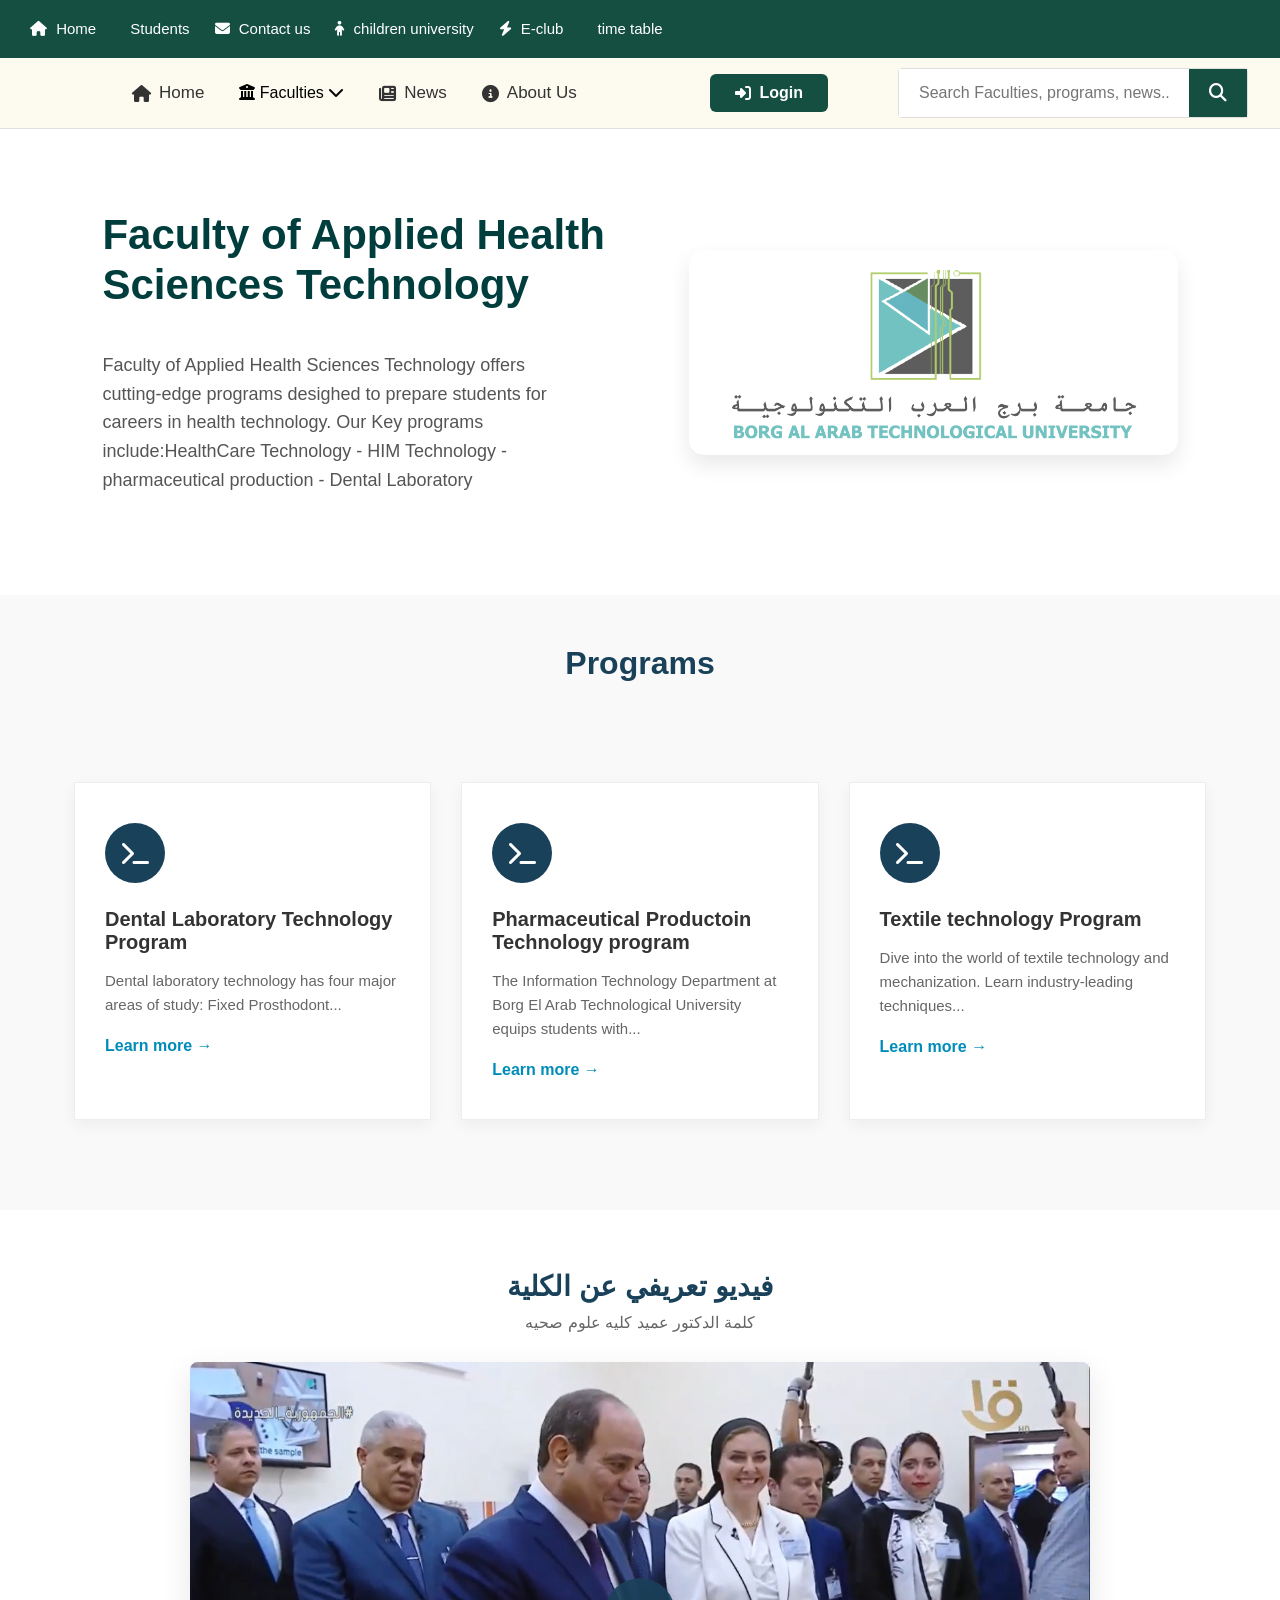
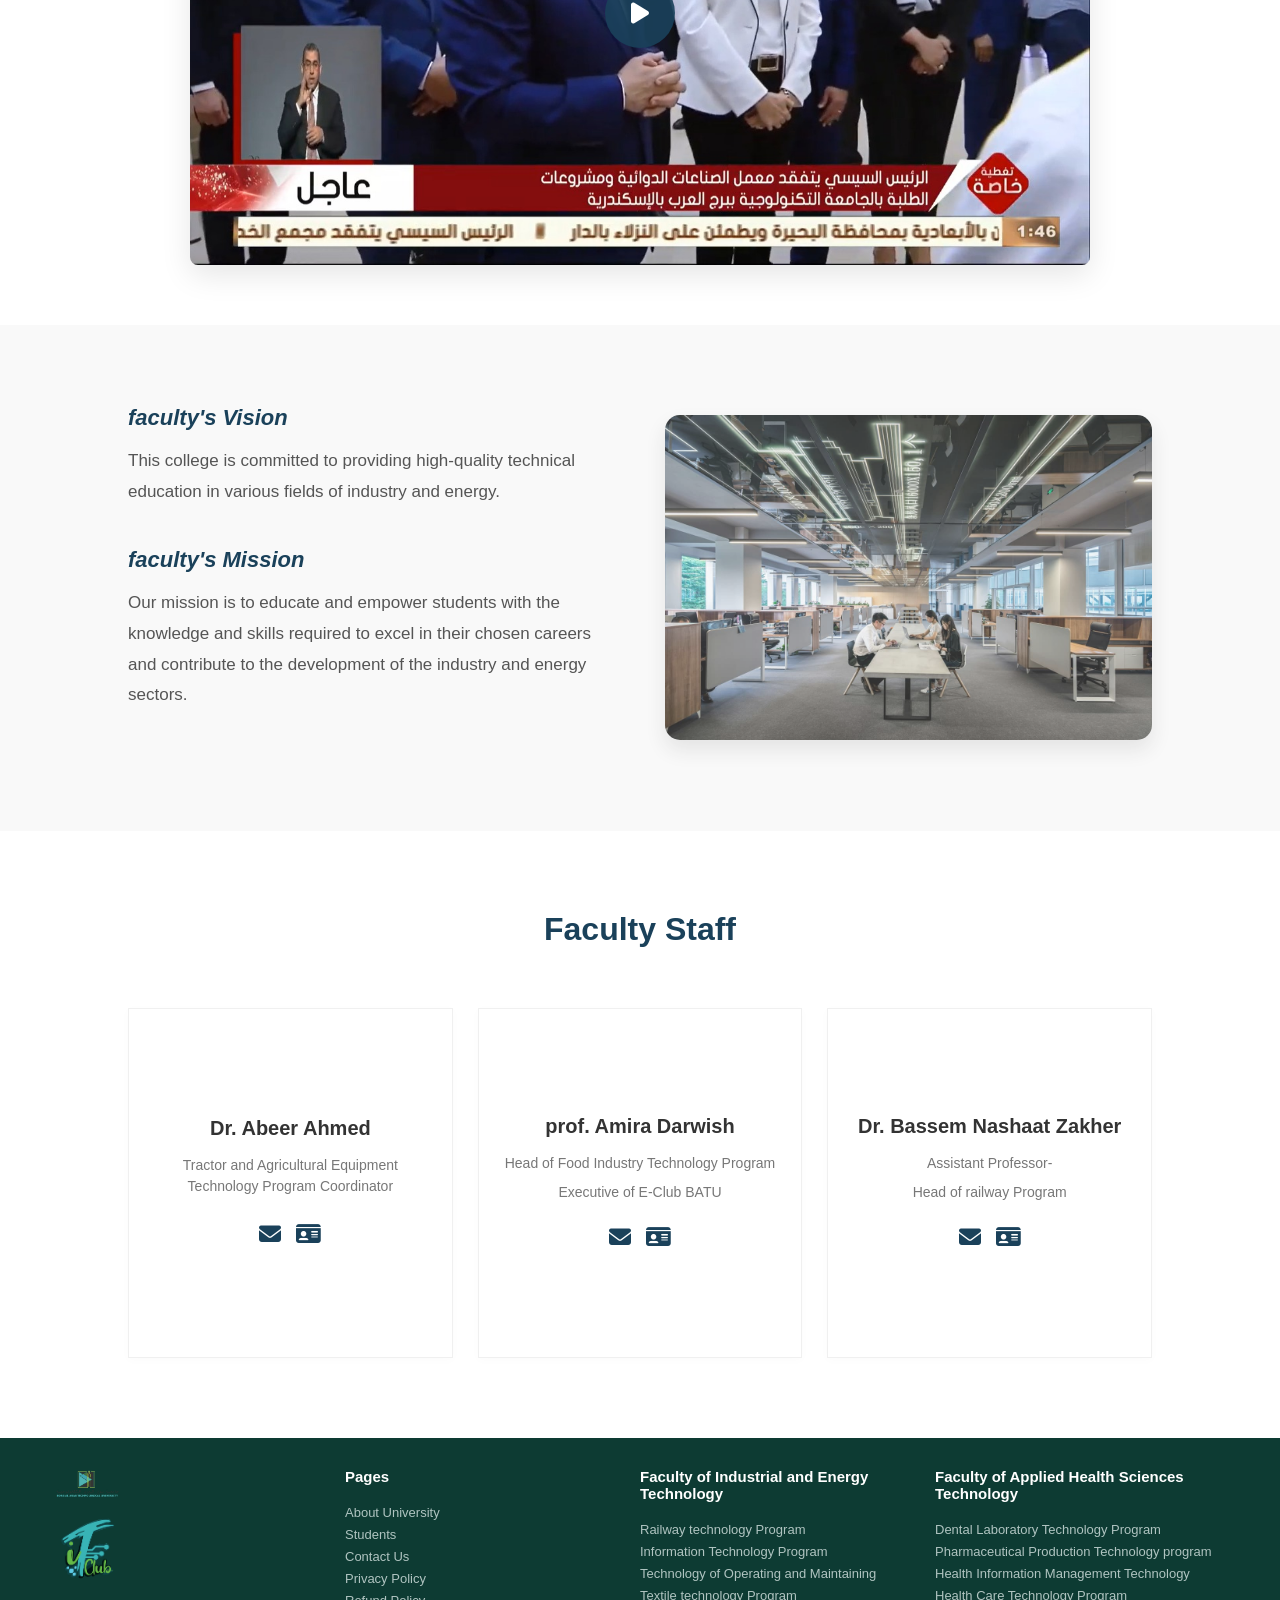
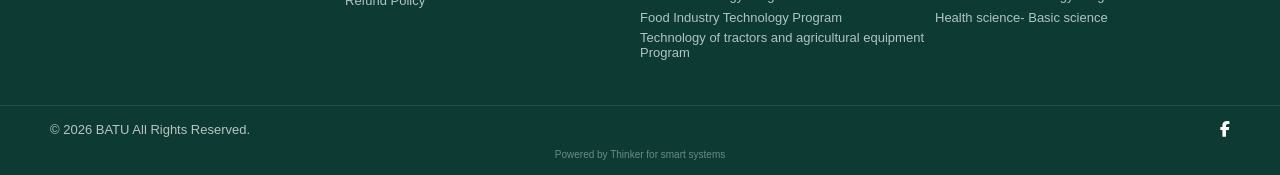
<file: sciences_technology.html>
<!DOCTYPE html>
<html lang="en">
    <head>
        <meta charset="UTF-8">
        <meta name="viewport" content="width=device-width, initial-scale=1.0">
        <title>Document</title>
        <link rel="stylesheet" href="/مشروع التخرج/html/css2/sciences_technology.css">

        <link rel="stylesheet"
            href="https://cdnjs.cloudflare.com/ajax/libs/font-awesome/6.5.1/css/all.min.css">

    </head>
    <body>
        <header>
            <div class="top_header">
                <div class="nav_links">
                    <ul class="navbar">
                        <li >
                            <a
                                href="home.html"> <i class="fas fa-home"></i>
                                Home</a></li>
                        <li>
                            <a
                                href="/مشروع التخرج/html/Student.html"> <i
                                    class="fa-solid fa-user-fraduate"></i>
                                Students</a></li>
                        <li><a href="/مشروع التخرج/html/Contact_us.html"> <i
                                    class=" fas fa-envelope"></i>
                                Contact
                                us</a></li>
                        <li><a
                                href="/مشروع التخرج/html/children_unversity.html">
                                <i class="fas fa-child"></i> children
                                university</a></li>
                        <li><a href="/مشروع التخرج/html/E-Club.html"> <i
                                    class="fas fa-bolt"></i>
                                E-club</a></li>
                        <li><a href="/مشروع التخرج/html/time_table.html"> <i
                                    class="fa-solid fa-calender-days"></i>
                                time
                                table</a></li>
                    </ul>
                </div>

                <div class="social_icon">
                    <a href="#">
                        <i calss="fa-brands fa-facebook-f"></i>
                    </a>

                </div>
            </div>
            <div class="bottom_header">
                <div class="nav_container">
                    <ul class="menu_list">
                        <li ><a
                                href="/مشروع التخرج/html/home.html"><i
                                    class="fa-solid fa-house"></i>
                                Home</a></li>

                        <li class="dropdown">
                            <input type="checkbox" id="check-faculties"
                                class="dropdown-check">
                            <label for="check-faculties" class="dropdown-btn">
                                <i class="fa-solid fa-building-columns "></i>
                                Faculties <i
                                    class="fa-solid fa-chevron-down arrow"></i>
                            </label>

                            <ul class="submenu">
                                <li><a
                                        href="/مشروع التخرج/html/energy_technology.html">Faculty
                                        of Industrial and Energy
                                        Technology <i
                                            class="fa-solid fa-chevron-right sub-arrow"></i>
                                    </a></li>
                                <li><a 
                                        href="/مشروع التخرج/html/sciences_technology.html">Faculty
                                        of Applied Health
                                        Sciences Technology <i
                                            class="fa-solid fa-chevron-right sub-arrow"></i>
                                    </a></li>
                            </ul>
                        </li>

                        <li><a href="/مشروع التخرج/html/new.html"><i class="fa-solid fa-newspaper"></i>
                                News</a></li>
                        <li><a href="/مشروع التخرج/html/about_us.html"><i
                                    class="fa-solid fa-circle-info"></i>
                                About Us</a></li>
                    </ul>

                    <div class="action_area">
                        <a href="/مشروع التخرج/html/Login.html"
                            class="login_button"><i
                                class="fa-solid fa-right-to-bracket"></i>
                            Login</a>
                        <div class="search_wrapper">
                            <input type="text"
                                placeholder="Search Faculties, programs, news...">
                            <button><i
                                    class="fa-solid fa-magnifying-glass"></i></button>
                        </div>
                    </div>
                </div>
            </div>

        </header>

        <section class="faculty-section">
            <div class="content-wrapper">
                <div class="text-side">
                    <h1 class="main-title">Faculty of Applied Health <br>
                        Sciences
                        Technology</h1>
                    <p class="sub-text">
                        Faculty of Applied Health Sciences Technology offers
                        cutting-edge programs desighed to prepare
                        students for careers in health technology. Our Key
                        programs include:HealthCare Technology - HIM Technology
                        - pharmaceutical production - Dental Laboratory
                    </p>
                </div>
                <div class="image-side">
                    <img src="/مشروع التخرج/html/img/logo.png"
                        alt="University Logo">
                </div>
            </div>
        </section>







        <section class="programs-section">
            <h2 class="section-title">Programs</h2>

            <div class="programs-container">
                <a href="#" class="program-card">
                    <div class="icon-circle">
                        <i class="fa-solid fa-terminal"></i> </div>
                    <h3>Dental Laboratory Technology Program</h3>
                    <p>Dental laboratory technology has four major areas of study: Fixed Prosthodont...</p>
                    <span class="learn-more">Learn more →</span>
                </a>

                <a href="#" class="program-card">
                    <div class="icon-circle">
                        <i class="fas fa-terminal"></i>
                    </div>
                    <h3>Pharmaceutical Productoin Technology program</h3>
                    <p>The Information Technology Department at Borg El Arab
                        Technological University equips students with...</p>
                    <span class="learn-more">Learn more →</span>
                </a>

                <a href="#" class="program-card">
                    <div class="icon-circle">
                        <i class="fas fa-terminal"></i>
                    </div>
                    <h3>Textile technology Program</h3>
                    <p>Dive into the world of textile technology and
                        mechanization. Learn industry-leading techniques...</p>
                    <span class="learn-more">Learn more →</span>
                </a>
                <a href="#" class="program-card">
                    <div class="icon-circle">
                        <i class="fa-solid fa-terminal"></i> </div>
                    <h3>Railway technology Program</h3>
                    <p>Advancing Railway Technology from Tradition to Tomorrow
                        through Maintenance and Innovation...</p>
                    <span class="learn-more">Learn more →</span>
                </a>

                <a href="#" class="program-card">
                    <div class="icon-circle">
                        <i class="fa-solid fa-terminal"></i> </div>
                    <h3>Railway technology Program</h3>
                    <p>Advancing Railway Technology from Tradition to Tomorrow
                        through Maintenance and Innovation...</p>
                    <span class="learn-more">Learn more →</span>
                </a>

                <a href="#" class="program-card">
                    <div class="icon-circle">
                        <i class="fa-solid fa-terminal"></i> </div>
                    <h3>Railway technology Program</h3>
                    <p>Advancing Railway Technology from Tradition to Tomorrow
                        through Maintenance and Innovation...</p>
                    <span class="learn-more">Learn more →</span>
                </a>

                <a href="#" class="program-card">
                    <div class="icon-circle">
                        <i class="fa-solid fa-terminal"></i> </div>
                    <h3>Railway technology Program</h3>
                    <p>Advancing Railway Technology from Tradition to Tomorrow
                        through Maintenance and Innovation...</p>
                    <span class="learn-more">Learn more →</span>
                </a>

                <a href="#" class="program-card">
                    <div class="icon-circle">
                        <i class="fa-solid fa-terminal"></i> </div>
                    <h3>Railway technology Program</h3>
                    <p>Advancing Railway Technology from Tradition to Tomorrow
                        through Maintenance and Innovation...</p>
                    <span class="learn-more">Learn more →</span>
                </a>

                <a href="#" class="program-card">
                    <div class="icon-circle">
                        <i class="fa-solid fa-terminal"></i> </div>
                    <h3>Railway technology Program</h3>
                    <p>Advancing Railway Technology from Tradition to Tomorrow
                        through Maintenance and Innovation...</p>
                    <span class="learn-more">Learn more →</span>
                </a>
            </div>
        </section>




        
        <section class="video-link-section">
            <div class="video-title">
                <h2>فيديو تعريفي عن الكلية</h2>
                <p>كلمة الدكتور عميد كليه علوم صحيه</p>
            </div>

            <a href="https://youtu.be/pvSBNXagQ1I?si=5NQE8on-9eeBIH4Z"
                target="_blank" class="video-container">
                <img src="/مشروع التخرج/html/img/الزعيم.jpeg"
                    alt="كلمة عميد الكلية">
                <div class="play-button">
                    <i class="fas fa-play"></i>
                </div>
            </a>
        </section>

        <section class="vision-mission">
            <div class="container">
                <div class="content-side">
                    <div class="item">
                        <h3>faculty's Vision</h3>
                        <p>This college is committed to providing high-quality
                            technical education in various fields of industry
                            and energy.</p>
                    </div>

                    <div class="item">
                        <h3>faculty's Mission</h3>
                        <p>Our mission is to educate and empower students with
                            the knowledge and skills required to excel in their
                            chosen careers and contribute to the development of
                            the industry and energy sectors.</p>
                    </div>
                </div>

                <div class="image-side">
                    <img src="/مشروع التخرج/html/img/company.png"
                        alt="Faculty Vision Image">
                </div>
            </div>
        </section>





        <section class="faculty-staff">
            <h2 class="section-title">Faculty Staff</h2>

            <div class="staff-grid">
                <div class="staff-card">
                    <div class="staff-info">
                        <h3>Dr. Abeer Ahmed</h3>
                        <p class="role">Tractor and Agricultural Equipment
                            Technology Program Coordinator</p>
                        <div class="staff-icons">
                            <a href="#"><i class="fas fa-envelope"></i></a>
                            <a href="#"><i class="fas fa-id-card"></i></a>
                        </div>
                    </div>
                </div>

                <div class="staff-card">
                    <div class="staff-info">
                        <h3>prof. Amira Darwish</h3>
                        <p class="role">Head of Food Industry Technology
                            Program</p>
                        <p class="sub-role">Executive of E-Club BATU</p>
                        <div class="staff-icons">
                            <a href="#"><i class="fas fa-envelope"></i></a>
                            <a href="#"><i class="fas fa-id-card"></i></a>
                        </div>
                    </div>
                </div>

                <div class="staff-card">
                    <div class="staff-info">
                        <h3>Dr. Bassem Nashaat Zakher</h3>
                        <p class="role">Assistant Professor-</p>
                        <p class="sub-role">Head of railway Program</p>
                        <div class="staff-icons">
                            <a href="#"><i class="fas fa-envelope"></i></a>
                            <a href="#"><i class="fas fa-id-card"></i></a>
                        </div>
                    </div>
                </div>
            </div>
        </section>



















        <!-- footer -->

        <footer class="university-footer">
            <div class="footer-container">

                <div class="footer-col logos-col">
                    <a href="index.php" class="footer-logo">
                        <img src="img/logo.png" alt="BATU Logo">
                    </a>
                    <a href="it-club.php" class="footer-logo">
                        <img src="img/itClub.png" alt="IT Club Logo">
                    </a>
                </div>

                <div class="footer-col">
                    <h3 class="col-title">Pages</h3>
                    <ul class="footer-links">
                        <li><a href="/مشروع التخرج/html/about_us.html">About University</a></li>
                        <li><a href="/مشروع التخرج/html/Student.html">Students</a></li>
                        <li><a href="/مشروع التخرج/html/Contact_us.html">Contact Us</a></li>
                        <li><a href="#">Privacy Policy</a></li>
                        <li><a href="#">Refund Policy</a></li>
                    </ul>
                </div>

                <div class="footer-col">
                    <h3 class="col-title">Faculty of Industrial and Energy
                        Technology</h3>
                    <ul class="footer-links">
                        <li><a href="#">Railway technology Program</a></li>
                        <li><a href="#">Information Technology Program</a></li>
                        <li><a href="#">Technology of Operating and
                                Maintaining</a></li>
                        <li><a href="#">Textile technology Program</a></li>
                        <li><a href="#">Food Industry Technology
                                Program</a></li>
                        <li><a href="#">Technology of tractors and agricultural
                                equipment Program</a></li>
                    </ul>
                </div>

                <div class="footer-col">
                    <h3 class="col-title">Faculty of Applied Health Sciences
                        Technology</h3>
                    <ul class="footer-links">
                        <li><a href="#">Dental Laboratory Technology
                                Program</a></li>
                        <li><a href="#">Pharmaceutical Production Technology
                                program</a></li>
                        <li><a href="#">Health Information Management
                                Technology</a></li>
                        <li><a href="#">Health Care Technology Program</a></li>
                        <li><a href="#">Health science- Basic science</a></li>
                    </ul>
                </div>

            </div>

            <div class="footer-bottom">
                <div class="bottom-wrap">
                    <p class="copyright">© 2026 BATU All Rights Reserved.</p>
                    <div class="social-links">
                        <a href="#"><i class="fab fa-facebook-f"></i></a>
                    </div>
                </div>
                <p class="developer-tag">Powered by Thinker for smart
                    systems</p>
            </div>
        </footer>

    </body>
    </html
</file>
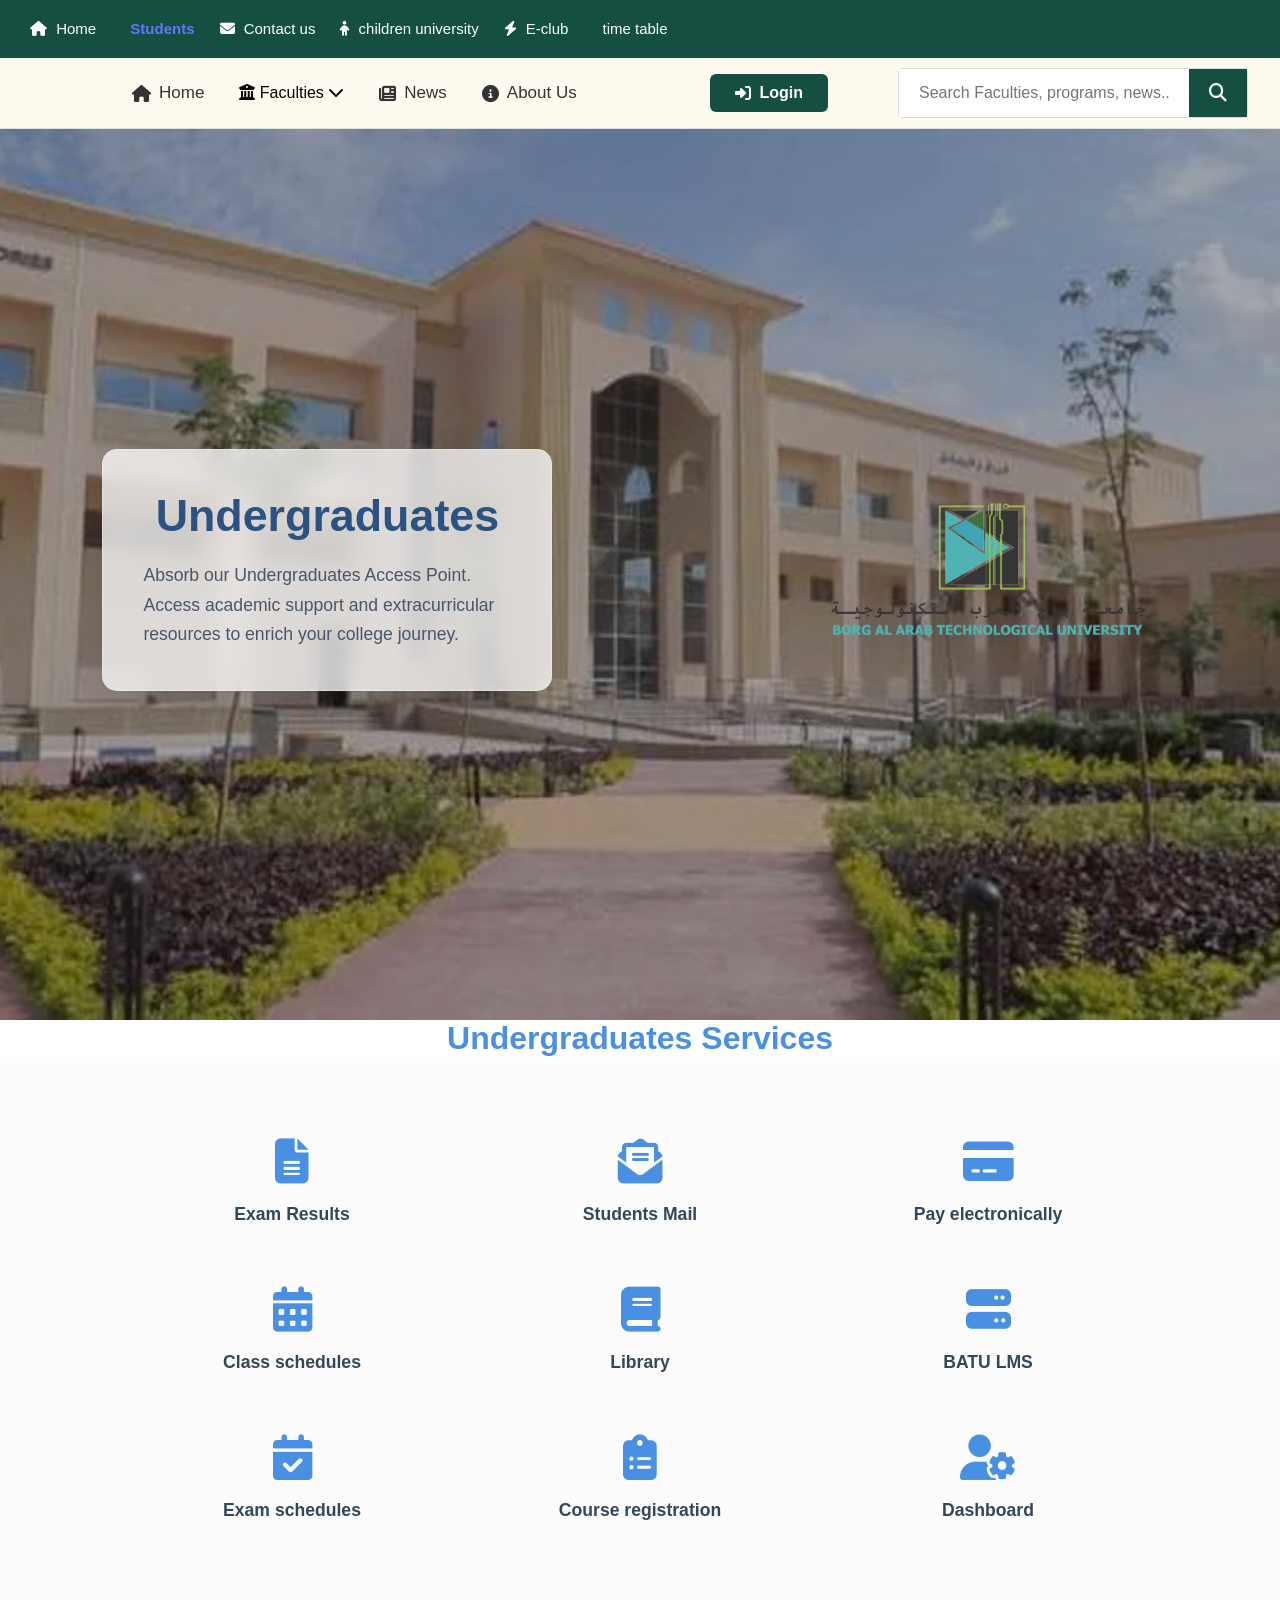
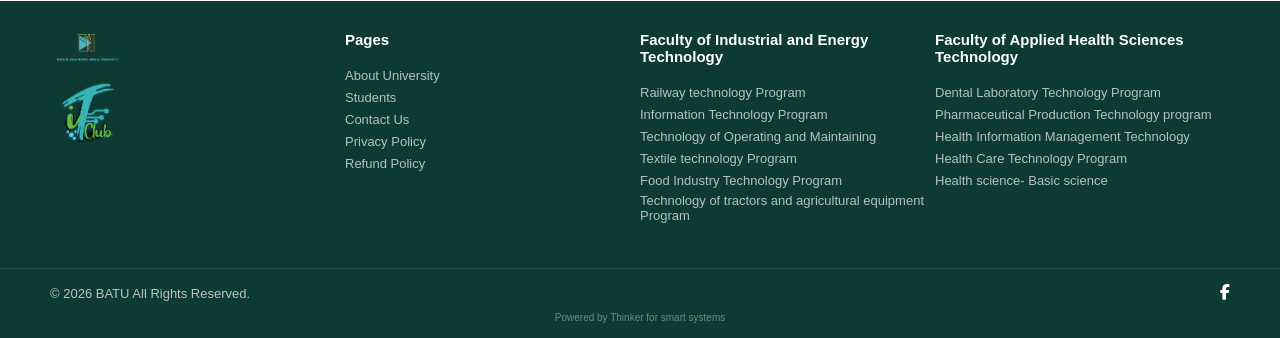
<file: Student.html>
<!DOCTYPE html>
<html lang="en">
    <head>
        <meta charset="UTF-8">
        <meta name="viewport" content="width=device-width, initial-scale=1.0">
        <title>Student-BATU</title>
        <link rel="stylesheet" href="/مشروع التخرج/html/css2/Student.css">
     <link rel="stylesheet"
            href="https://cdnjs.cloudflare.com/ajax/libs/font-awesome/6.5.1/css/all.min.css">
    </head>

    <body>

        <header>
            <div class="top_header">
                <div class="nav_links">
                    <ul class="navbar">
                        <li>
                            <a
                                href="home.html"> <i class="fas fa-home"></i>
                                Home</a></li>
                        <li class="active">
                            <a
                                href="/مشروع التخرج/html/Student.html"> <i
                                    class="fa-solid fa-user-fraduate"></i>
                                Students</a></li>
                        <li><a href="/مشروع التخرج/html/contact_us.html"> <i
                                    class=" fas fa-envelope"></i>
                                Contact
                                us</a></li>
                        <li><a
                                href="/مشروع التخرج/html/children_unversity.html">
                                <i class="fas fa-child"></i> children
                                university</a></li>
                        <li><a href="/مشروع التخرج/html/E-Club.html"> <i class="fas fa-bolt"></i>
                                E-club</a></li>
                        <li><a href="/مشروع التخرج/html/time_table.html"> <i
                                    class="fa-solid fa-calender-days"></i>
                                time
                                table</a></li>
                    </ul>
                </div>

                <div class="social_icon">
                    <a href="#">
                        <i calss="fa-brands fa-facebook-f"></i>
                    </a>

                </div>
            </div>
            <div class="bottom_header">
                <div class="nav_container">
                    <ul class="menu_list">
                        <li ><a
                                href="/مشروع التخرج/html/home.html"><i
                                    class="fa-solid fa-house"></i>
                                Home</a></li>

                        <li class="dropdown">
                            <input type="checkbox" id="check-faculties"
                                class="dropdown-check">
                            <label for="check-faculties" class="dropdown-btn">
                                <i class="fa-solid fa-building-columns"></i>
                                Faculties <i
                                    class="fa-solid fa-chevron-down arrow"></i>
                            </label>

                            <ul class="submenu">
                                <li><a href="/مشروع التخرج/html/energy_technology.html">Faculty of Industrial and Energy
                                        Technology <i
                                            class="fa-solid fa-chevron-right sub-arrow"></i>
                                    </a></li>
                                <li><a href="/مشروع التخرج/html/sciences_technology.html">Faculty of Applied Health
                                        Sciences Technology <i
                                            class="fa-solid fa-chevron-right sub-arrow"></i>
                                    </a></li>
                            </ul>
                        </li>

                        <li><a href="/مشروع التخرج/html/new.html"><i class="fa-solid fa-newspaper"></i>
                                News</a></li>
                        <li><a href="/مشروع التخرج/html/about_us.html"><i
                                    class="fa-solid fa-circle-info"></i>
                                About Us</a></li>
                    </ul>

                    <div class="action_area">
                        <a href="/مشروع التخرج/html/Login.html" class="login_button"><i
                                class="fa-solid fa-right-to-bracket"></i>
                            Login</a>
                        <div class="search_wrapper">
                            <input type="text"
                                placeholder="Search Faculties, programs, news...">
                            <button><i
                                    class="fa-solid fa-magnifying-glass"></i></button>
                        </div>
                    </div>
                </div>
            </div>

        </header>

        <section class="hero-section">
            <div class="content-box">
                <h1>Undergraduates</h1>
                <p>
                    Absorb our Undergraduates Access Point. Access academic
                    support
                    and extracurricular resources to enrich your college
                    journey.
                </p>
            </div>

            <div class="university-logo">
                <img src="/مشروع التخرج/html/img/logo.png"
                    alt="University Logo">
            </div>
        </section>

        <h1>Undergraduates Services</h1>
        <section class="undergrad-services">
            <div class="services-container">

                <a href="#" class="service-item">
                    <div class="icon-wrapper"><i
                            class="fas fa-file-alt"></i></div>
                    <h3>Exam Results</h3>
                </a>

                <a href="#" class="service-item">
                    <div class="icon-wrapper"><i
                            class="fas fa-envelope-open-text"></i></div>
                    <h3>Students Mail</h3>
                </a>

                <a href="#" class="service-item">
                    <div class="icon-wrapper"><i
                            class="fas fa-credit-card"></i></div>
                    <h3>Pay electronically</h3>
                </a>

                <a href="#" class="service-item">
                    <div class="icon-wrapper"><i
                            class="fas fa-calendar-alt"></i></div>
                    <h3>Class schedules</h3>
                </a>

                <a href="#" class="service-item">
                    <div class="icon-wrapper"><i class="fas fa-book"></i></div>
                    <h3>Library</h3>
                </a>

                <a href="/مشروع التخرج/html/Login.html" target="_blank" class="service-item">
                    <div class="icon-wrapper"><i
                            class="fas fa-server"></i></div>
                    <h3>BATU LMS</h3>
                </a>

                <a href="#" class="service-item">
                    <div class="icon-wrapper"><i
                            class="fas fa-calendar-check"></i></div>
                    <h3>Exam schedules</h3>
                </a>

                <a href="#" class="service-item">
                    <div class="icon-wrapper"><i
                            class="fas fa-clipboard-list"></i></div>
                    <h3>Course registration</h3>
                </a>

                <a href="#" class="service-item">
                    <div class="icon-wrapper"><i
                            class="fas fa-user-cog"></i></div>
                    <h3>Dashboard</h3>
                </a>

            </div>
        </section>

        <!-- footer -->

        <footer class="university-footer">
            <div class="footer-container">

                <div class="footer-col logos-col">
                    <a href="index.php" class="footer-logo">
                        <img src="img/logo.png" alt="BATU Logo">
                    </a>
                    <a href="it-club.php" class="footer-logo">
                        <img src="img/itClub.png" alt="IT Club Logo">
                    </a>
                </div>

                <div class="footer-col">
                    <h3 class="col-title">Pages</h3>
                    <ul class="footer-links">
                        <li><a href="/مشروع التخرج/html/about_us.html">About University</a></li>
                        <li><a href="/مشروع التخرج/html/Student.html">Students</a></li>
                        <li><a href="/مشروع التخرج/html/Contact_us.html">Contact Us</a></li>
                        <li><a href="#">Privacy Policy</a></li>
                        <li><a href="#">Refund Policy</a></li>
                    </ul>
                </div>

                <div class="footer-col">
                    <h3 class="col-title">Faculty of Industrial and Energy
                        Technology</h3>
                    <ul class="footer-links">
                        <li><a href="#">Railway technology Program</a></li>
                        <li><a href="#">Information Technology Program</a></li>
                        <li><a href="#">Technology of Operating and
                                Maintaining</a></li>
                        <li><a href="#">Textile technology Program</a></li>
                        <li><a href="#">Food Industry Technology
                                Program</a></li>
                        <li><a href="#">Technology of tractors and agricultural
                                equipment Program</a></li>
                    </ul>
                </div>

                <div class="footer-col">
                    <h3 class="col-title">Faculty of Applied Health Sciences
                        Technology</h3>
                    <ul class="footer-links">
                        <li><a href="#">Dental Laboratory Technology
                                Program</a></li>
                        <li><a href="#">Pharmaceutical Production Technology
                                program</a></li>
                        <li><a href="#">Health Information Management
                                Technology</a></li>
                        <li><a href="#">Health Care Technology Program</a></li>
                        <li><a href="#">Health science- Basic science</a></li>
                    </ul>
                </div>

            </div>

            <div class="footer-bottom">
                <div class="bottom-wrap">
                    <p class="copyright">© 2026 BATU All Rights Reserved.</p>
                    <div class="social-links">
                        <a href="#"><i class="fab fa-facebook-f"></i></a>
                    </div>
                </div>
                <p class="developer-tag">Powered by Thinker for smart
                    systems</p>
            </div>
        </footer>

    </body>
    </html
</file>
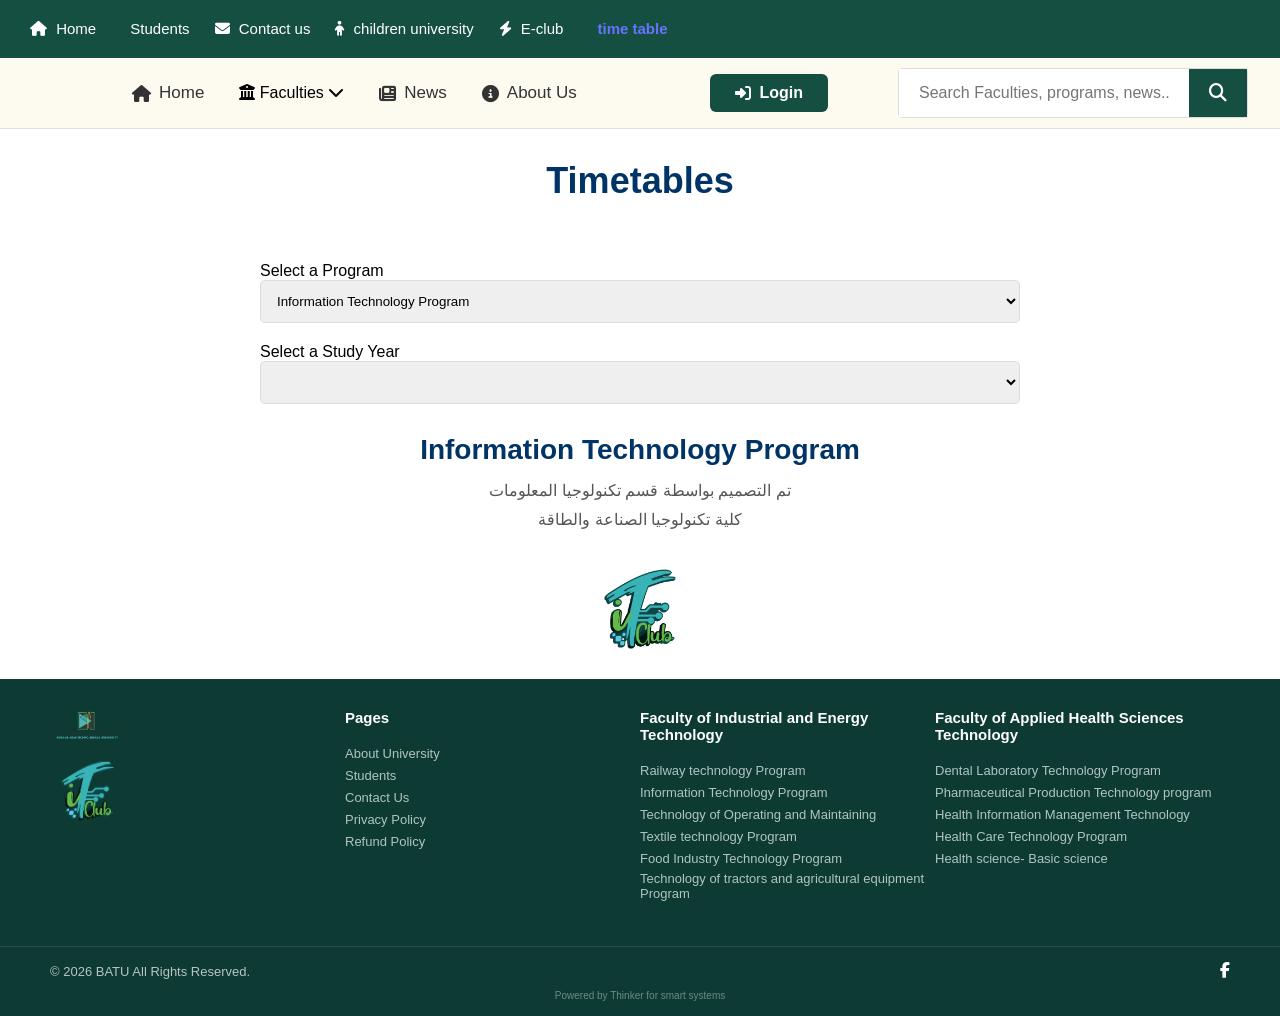
<file: time_table.html>
<!DOCTYPE html>
<html lang="en">
    <head>
        <meta charset="UTF-8">
        <meta name="viewport" content="width=device-width, initial-scale=1.0">
        <title>Document</title>
        <link rel="stylesheet"
            href="/مشروع التخرج/html/css2/style_time_table.css">

        <link rel="stylesheet"
            href="https://cdnjs.cloudflare.com/ajax/libs/font-awesome/6.5.1/css/all.min.css">

    </head>
    <body>
        <header>
            <div class="top_header">
                <div class="nav_links">
                    <ul class="navbar">
                        <li>
                            <a
                                href="home.html"> <i class="fas fa-home"></i>
                                Home</a></li>
                        <li>
                            <a
                                href="/مشروع التخرج/html/Student.html"> <i
                                    class="fa-solid fa-user-fraduate"></i>
                                Students</a></li>
                        <li><a href="/مشروع التخرج/html/contact_us.html"> <i class=" fas fa-envelope"></i>
                                Contact
                                us</a></li>
                        <li><a
                                href="/مشروع التخرج/html/children_unversity.html">
                                <i class="fas fa-child"></i> children
                                university</a></li>
                        <li><a href="/مشروع التخرج/html/E-Club.html"> <i class="fas fa-bolt"></i>
                                E-club</a></li>
                        <li class="active"><a
                                href="/مشروع التخرج/html/time_table.html"> <i
                                    class="fa-solid fa-calender-days"></i>
                                time
                                table</a></li>
                    </ul>
                </div>

                <div class="social_icon">
                    <a href="#">
                        <i calss="fa-brands fa-facebook-f"></i>
                    </a>

                </div>
            </div>
            <div class="bottom_header">
                <div class="nav_container">
                    <ul class="menu_list">
                        <li><a href="/مشروع التخرج/html/home.html"><i
                                    class="fa-solid fa-house"></i>
                                Home</a></li>

                        <li class="dropdown">
                            <input type="checkbox" id="check-faculties"
                                class="dropdown-check">
                            <label for="check-faculties" class="dropdown-btn">
                                <i class="fa-solid fa-building-columns"></i>
                                Faculties <i
                                    class="fa-solid fa-chevron-down arrow"></i>
                            </label>

                            <ul class="submenu">
                                <li><a href="/مشروع التخرج/html/energy_technology.html">Faculty of Industrial and Energy
                                        Technology <i
                                            class="fa-solid fa-chevron-right sub-arrow"></i>
                                    </a></li>
                                <li><a href="/مشروع التخرج/html/sciences_technology.html">Faculty of Applied Health
                                        Sciences Technology <i
                                            class="fa-solid fa-chevron-right sub-arrow"></i>
                                    </a></li>
                            </ul>
                        </li>

                        <li><a href="/مشروع التخرج/html/new.html"><i class="fa-solid fa-newspaper"></i>
                                News</a></li>
                        <li><a href="/مشروع التخرج/html/about_us.html"><i
                                    class="fa-solid fa-circle-info"></i>
                                About Us</a></li>
                    </ul>

                    <div class="action_area">
                        <a href="#" class="login_button"><i
                                class="fa-solid fa-right-to-bracket"></i>
                            Login</a>
                        <div class="search_wrapper">
                            <input type="text"
                                placeholder="Search Faculties, programs, news...">
                            <button><i
                                    class="fa-solid fa-magnifying-glass"></i></button>
                        </div>
                    </div>
                </div>
            </div>

        </header>

        <section class="timetable-simple-header">
            <h1>Timetables</h1>
        </section>

        <section class="selection-section">
            <div class="container">
                <div class="field-group">
                    <label>Select a Program</label>
                    <select id="programSelect" onchange="handleProgramChange()">
                        <option value="it">Information Technology
                            Program</option> <option value="railway">Railway
                            Technology Program</option>
                        <option value="textile">Textile Technology
                            Program</option>
                        <option value="food">Food Industry Technology
                            Program</option>
                    </select>
                </div>

                <div class="field-group" id="yearGroup">
                    <label>Select a Study Year</label>
                    <select id="yearSelect">
                    </select>
                </div>

                <div id="displayArea" class="program-display-clean">
                    <h2 id="programTitle">Information Technology Program</h2>
                    <p class="designer-text">تم التصميم بواسطة قسم تكنولوجيا
                        المعلومات</p>
                    <p class="college-text">كلية تكنولوجيا الصناعة والطاقة</p>
                    <img src="img/itClub.png"
                        class="it-club-logo-main" id="programLogo"
                        alt="IT Logo">
                </div>
            </div>
        </section>

        <!-- footer -->

        <footer class="university-footer">
            <div class="footer-container">

                <div class="footer-col logos-col">
                    <a href="index.php" class="footer-logo">
                        <img src="img/logo.png" alt="BATU Logo">
                    </a>
                    <a href="it-club.php" class="footer-logo">
                        <img src="img/itClub.png" alt="IT Club Logo">
                    </a>
                </div>

                <div class="footer-col">
                    <h3 class="col-title">Pages</h3>
                    <ul class="footer-links">
                        <li><a href="/مشروع التخرج/html/about_us.html">About University</a></li>
                        <li><a href="/مشروع التخرج/html/Student.html">Students</a></li>
                        <li><a href="/مشروع التخرج/html/Contact_us.html">Contact Us</a></li>
                        <li><a href="#">Privacy Policy</a></li>
                        <li><a href="#">Refund Policy</a></li>
                    </ul>
                </div>

                <div class="footer-col">
                    <h3 class="col-title">Faculty of Industrial and Energy
                        Technology</h3>
                    <ul class="footer-links">
                        <li><a href="#">Railway technology Program</a></li>
                        <li><a href="#">Information Technology Program</a></li>
                        <li><a href="#">Technology of Operating and
                                Maintaining</a></li>
                        <li><a href="#">Textile technology Program</a></li>
                        <li><a href="#">Food Industry Technology
                                Program</a></li>
                        <li><a href="#">Technology of tractors and agricultural
                                equipment Program</a></li>
                    </ul>
                </div>

                <div class="footer-col">
                    <h3 class="col-title">Faculty of Applied Health Sciences
                        Technology</h3>
                    <ul class="footer-links">
                        <li><a href="#">Dental Laboratory Technology
                                Program</a></li>
                        <li><a href="#">Pharmaceutical Production Technology
                                program</a></li>
                        <li><a href="#">Health Information Management
                                Technology</a></li>
                        <li><a href="#">Health Care Technology Program</a></li>
                        <li><a href="#">Health science- Basic science</a></li>
                    </ul>
                </div>

            </div>

            <div class="footer-bottom">
                <div class="bottom-wrap">
                    <p class="copyright">© 2026 BATU All Rights Reserved.</p>
                    <div class="social-links">
                        <a href="#"><i class="fab fa-facebook-f"></i></a>
                    </div>
                </div>
                <p class="developer-tag">Powered by Thinker for smart
                    systems</p>
            </div>
        </footer>

        <script src="/مشروع التخرج/html/js/time.js"></script>
    </body>
    </html
</file>
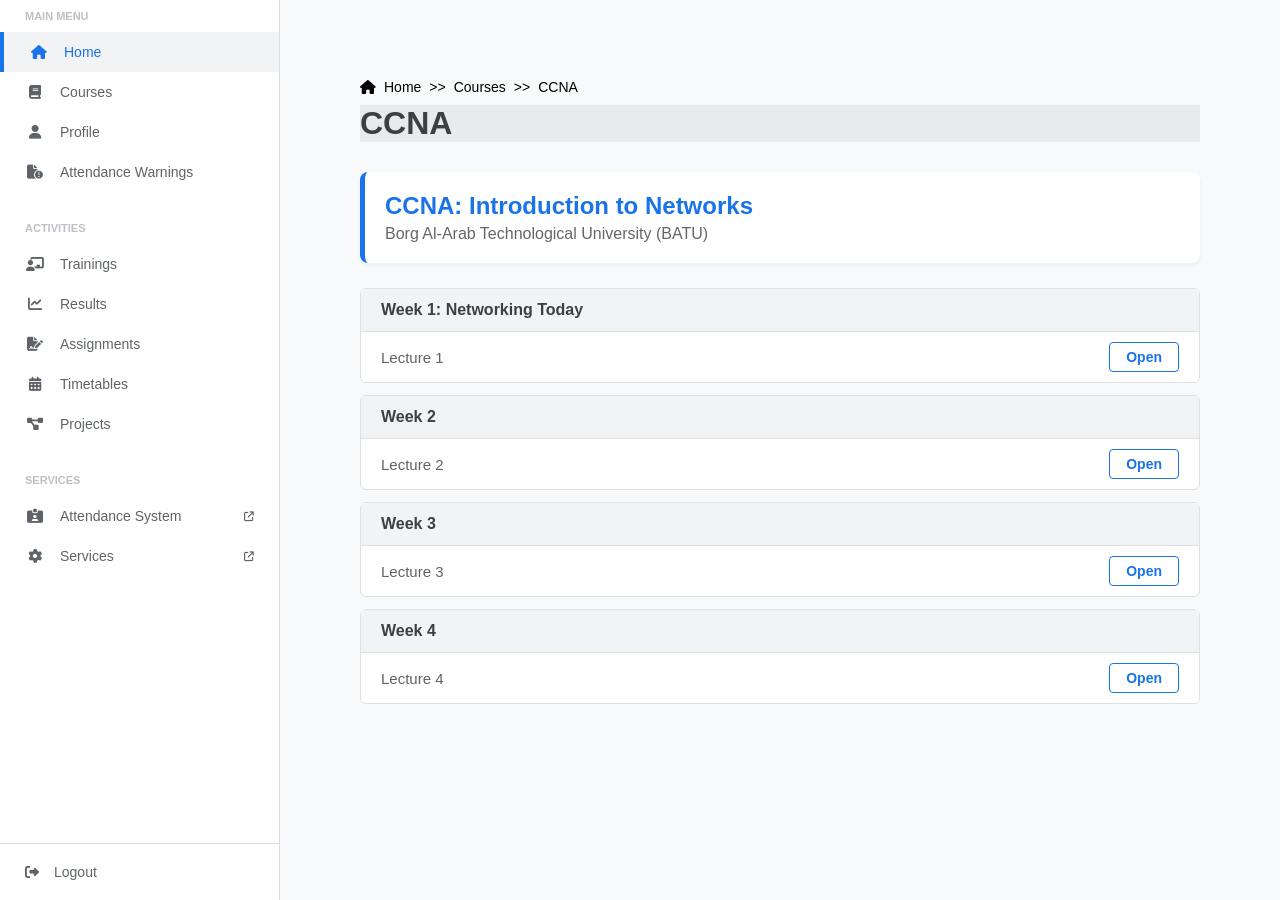
<file: lms/CCNA.html>
<!DOCTYPE html>
<html lang="en" dir="ltr">
<head>
    <meta charset="UTF-8">
    <meta name="viewport" content="width=device-width, initial-scale=1.0">
    <title>CCNA Course /weeky</title>
    <link rel="stylesheet" href="/مشروع التخرج/html/lms/lms-css/CCNA.css">
    <link rel="stylesheet" href="https://cdnjs.cloudflare.com/ajax/libs/font-awesome/6.5.1/css/all.min.css">
</head>
<body>
    /*القائمه الجانبيه*/
<div class="dashboard-wrapper">
        <aside class="sidebar">
          

            <nav class="sidebar-nav">
                <div class="nav-section">
                    <p class="section-title">MAIN MENU</p>
                    <ul>
                        <li><a href="/مشروع التخرج/html/lms/LMS.html" class="active"><i class="fa-solid fa-house"></i> Home</a></li>
                        <li><a href="/مشروع التخرج/html/lms/Courses.html"><i class="fa-solid fa-book"></i> Courses</a></li>
                        <li><a href="/مشروع التخرج/html/lms/profile.html"><i class="fa-solid fa-user"></i> Profile</a></li>
                        <li><a href="Attendance Warnings.html"><i class="fa-solid fa-file-circle-exclamation"></i> Attendance Warnings</a></li>
                    </ul>
                </div>

                <div class="nav-section">
                    <p class="section-title">ACTIVITIES</p>
                    <ul>
                       <li><a href="/مشروع التخرج/html/lms/Trainings.html"><i class="fa-solid fa-chalkboard-user"></i> Trainings</a></li>
                        <li><a href="/مشروع التخرج/html/lms/Results.html"><i class="fa-solid fa-chart-line"></i> Results</a></li>
                        <li><a href="Assignments.html"><i class="fa-solid fa-file-signature"></i> Assignments</a></li>
                        <li><a href="/مشروع التخرج/html/lms/Timetables.html"><i class="fa-solid fa-calendar-days"></i> Timetables</a></li>
                        <li><a href="#"><i class="fa-solid fa-diagram-project"></i> Projects</a></li>
                    </ul>
                </div>

                <div class="nav-section">
                    <p class="section-title">SERVICES</p>
                    <ul>
                        <li><a href="#"><i class="fa-solid fa-id-card-clip"></i> Attendance System <i class="fa-solid fa-arrow-up-right-from-square external-icon"></i></a></li>
                        <li><a href="#"><i class="fa-solid fa-gear"></i> Services <i class="fa-solid fa-arrow-up-right-from-square external-icon"></i></a></li>
                    </ul>
                </div>

                <div class="logout-wrapper">
                    <a href="#" class="logout-link"><i class="fa-solid fa-right-from-bracket"></i> Logout</a>
                </div>
            </nav>
        </aside>

        <main class="main-content">
            <header class="page-header">
                <div class="breadcrumb"><i class="fa-solid fa-house"></i> <a href="LMS.html">Home</a> >> <a href="Courses.html">Courses</a> >> <a>CCNA</a></div>
                <h1 class="timeline-title">CCNA</h1>
            </header>


        


<!--محتوي الاسابيع في ccna-->
    <div class="main-wrapper">
        <header class="course-header">
            <h1>CCNA: Introduction to Networks</h1>
            <p>Borg Al-Arab Technological University (BATU)</p>
        </header>

        <section class="weeks-list">
            
            <div class="week-section">
                <div class="week-title">Week 1: Networking Today</div>
                <div class="week-items">
                    <div class="content-item">
                        <span class="item-name">Lecture 1</span>
                        <a href="week.html" class="action-link">Open</a>
                    </div>
                </div>
            </div>

            <div class="week-section">
                <div class="week-title">Week 2</div>
                <div class="week-items">
                    <div class="content-item">
                        <span class="item-name">Lecture 2</span>
                        <a href="week.html" class="action-link">Open</a>
                    </div>
                </div>
            </div>

            <div class="week-section">
                <div class="week-title">Week 3</div>
                <div class="week-items">
                    <div class="content-item">
                        <span class="item-name">Lecture 3</span>
                        <a href="week.html" class="action-link">Open</a>
                    </div>
                </div>
            </div>

            <div class="week-section">
                <div class="week-title">Week 4</div>
                <div class="week-items">
                    <div class="content-item">
                        <span class="item-name">Lecture 4</span>
                        <a href="week.html" class="action-link">Open</a>
                    </div>
                </div>
            </div>

            </section>
    </div>

</body>
</html>
</file>
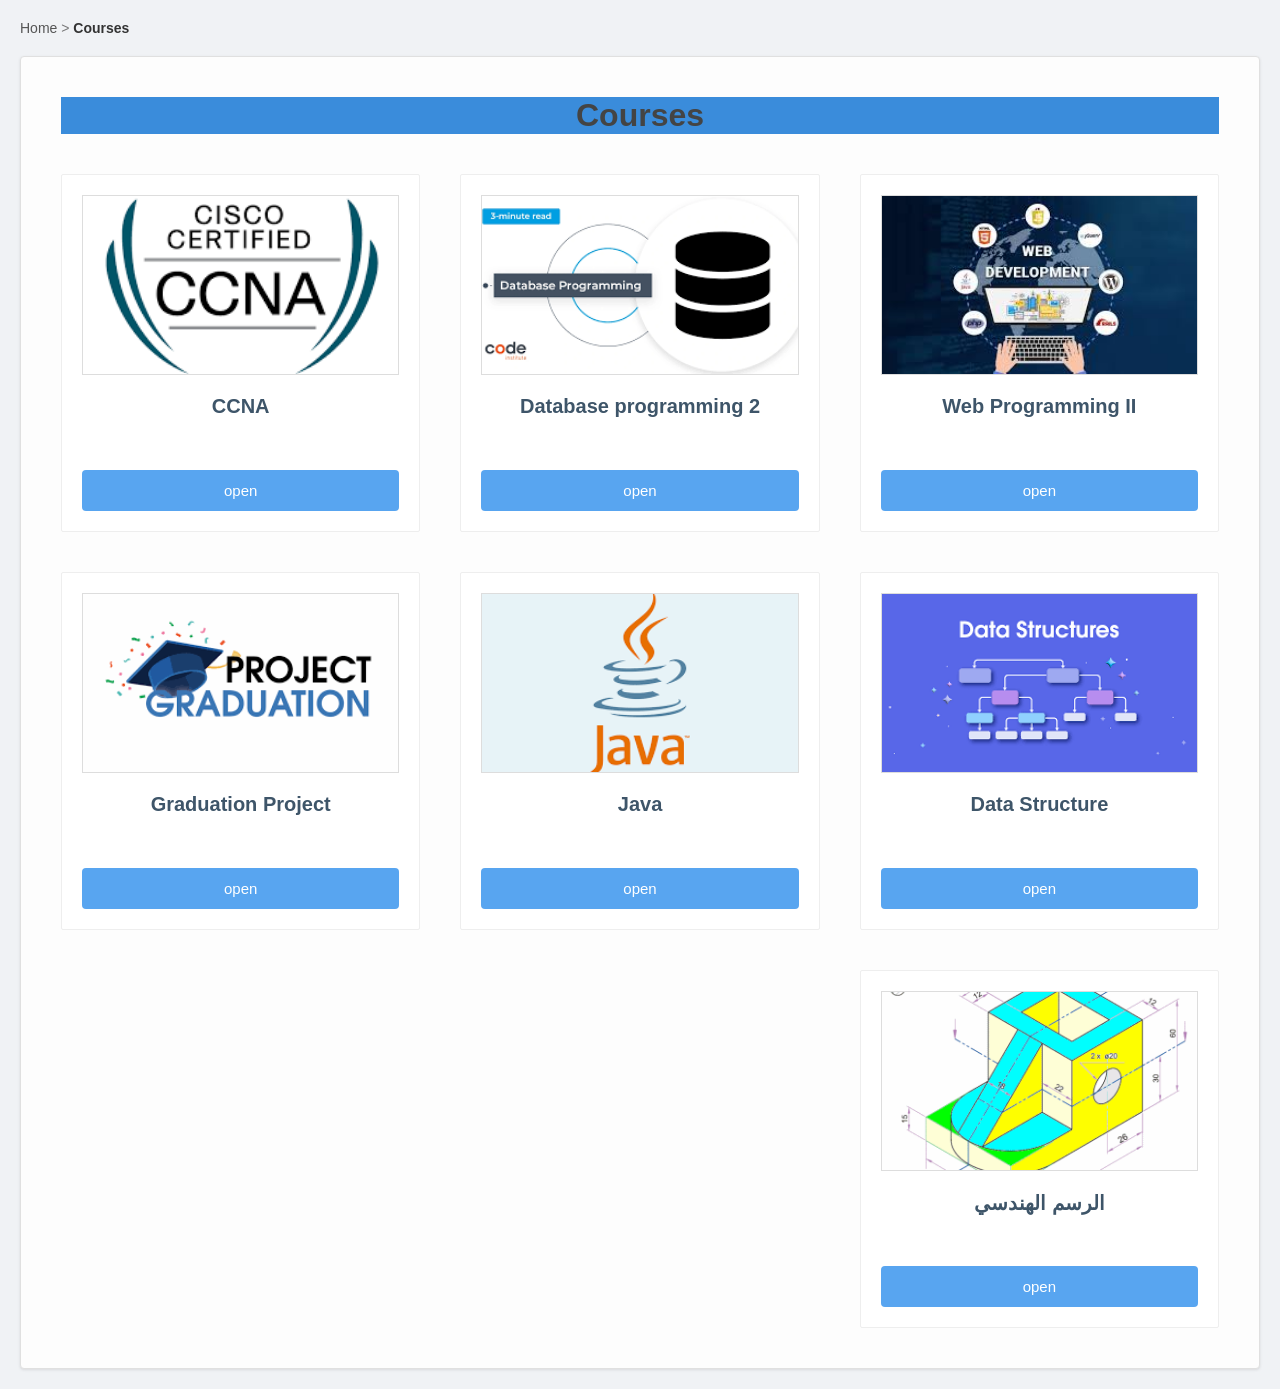
<file: lms/Courses.html>
<!DOCTYPE html>
<html lang="ar" dir="rtl">
<head>
    <meta charset="UTF-8">
    <meta name="viewport" content="width=device-width, initial-scale=1.0">
    <title>Courses - BATU</title>
    <link rel="stylesheet" href="/مشروع التخرج/html/lms/lms-css/Courses.css">
</head>
<body>
  
<!--محتوي الكورسات-->
    <div class="breadcrumb">
        <a href="/مشروع التخرج/html/lms/LMS.html">Home</a> > <span class="active">Courses</span>
    </div>

    <div class="main-wrapper">
        <h1 class="page-title">Courses</h1>
        
        <div class="courses-grid">
            <div class="course-card">
                <div class="course-img">
                    <img src="/مشروع التخرج/html/img/WEB.jpeg" alt="Web Programming II" style="width:100%; height:100%; object-fit:cover;">
                </div>
                <h3 class="course-name">Web Programming II</h3>
                <a href="/مشروع التخرج/html/lms/web.html" class="course-link-btn">open</a>
            </div>

            <div class="course-card">
                <div class="course-img">
                    <img src="/مشروع التخرج/html/img/DB.png" alt="Database programming 2" style="width:100%; height:100%; object-fit:cover;">
                </div>
                <h3 class="course-name">Database programming 2</h3>
                <a href="/مشروع التخرج/html/lms/DB.html" class="course-link-btn">open</a>
            </div>

            <div class="course-card">
                <div class="course-img">
                    <img src="/مشروع التخرج/html/img/CCNA.png" alt="CCNA" style="width:100%; height:100%; object-fit:cover;">
                </div>
                <h3 class="course-name">CCNA</h3>
                <a href="/مشروع التخرج/html/lms/CCNA.html" class="course-link-btn">open</a>
            </div>

            <div class="course-card">
                <div class="course-img">
                    <img src="/مشروع التخرج/html/img/DS.png" alt="Data Structure" style="width:100%; height:100%; object-fit:cover;">
                </div>
                <h3 class="course-name">Data Structure</h3>
                <a href="/مشروع التخرج/html/lms/DS.html" class="course-link-btn">open</a>
            </div>

            <div class="course-card">
                <div class="course-img">
                    <img src="/مشروع التخرج/html/img/JAVA.png" alt="Java" style="width:100%; height:100%; object-fit:cover;">
                </div>
                <h3 class="course-name">Java</h3>
                <a href="/مشروع التخرج/html/lms/java.html" class="course-link-btn">open</a>
            </div>

            <div class="course-card">
                <div class="course-img">
                    <img src="/مشروع التخرج/html/img/project.png" alt="Graduation Project" style="width:100%; height:100%; object-fit:cover;">
                </div>
                <h3 class="course-name">Graduation Project</h3>
                <a href="project.html" class="course-link-btn">open</a>
            </div>

            <div class="course-card">
                <div class="course-img">
                    <img src="/مشروع التخرج/html/img/draw.gif" alt="Engineering Drawing" style="width:100%; height:100%; object-fit:cover;">
                </div>
                <h3 class="course-name">الرسم الهندسي</h3>
                <a href="/مشروع التخرج/html/lms/Draw.html" class="course-link-btn">open</a>
            </div>
        </div>
    </div>

</body>
</html>
</file>
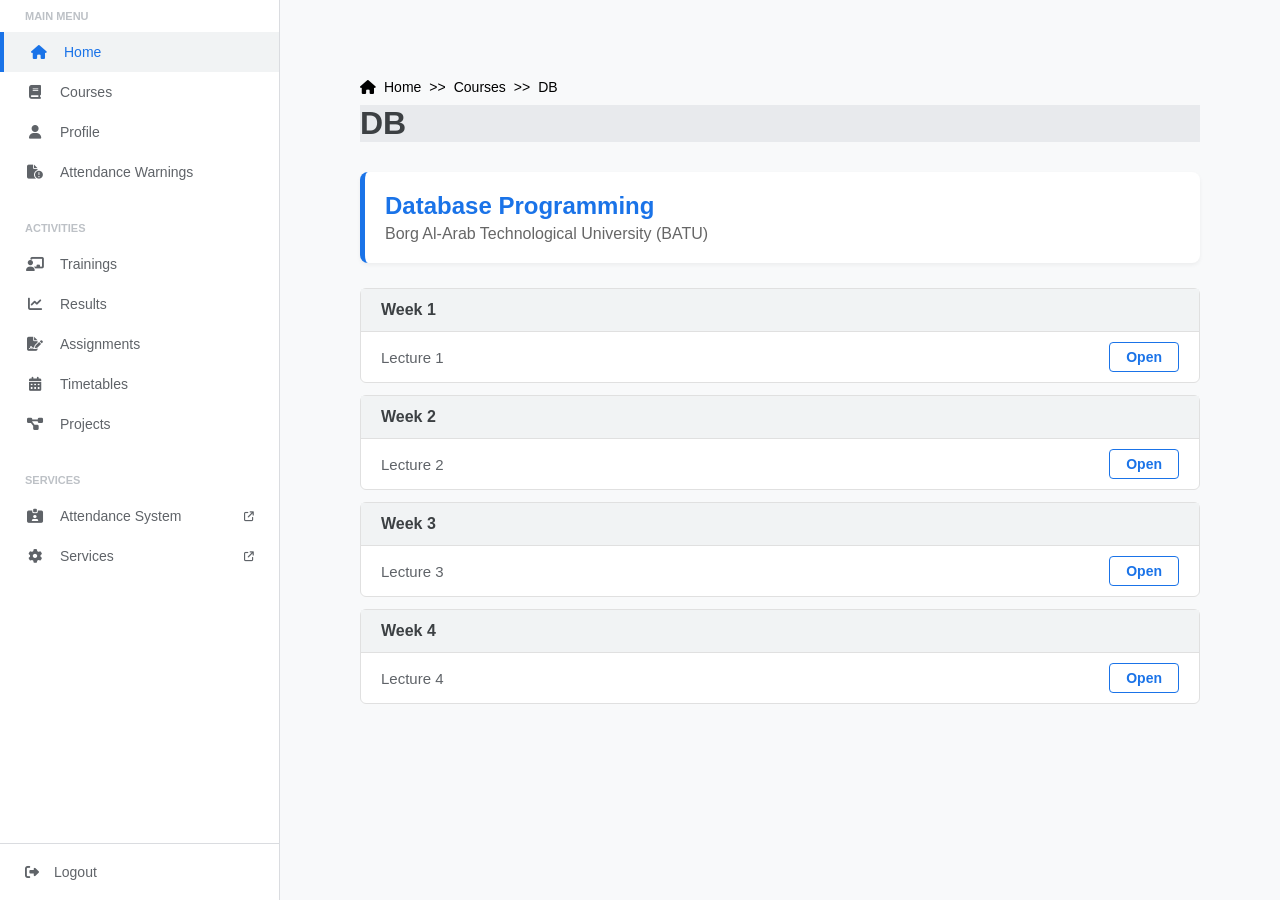
<file: lms/DB.html>
<!DOCTYPE html>
<html lang="en" dir="ltr">
<head>
    <meta charset="UTF-8">
    <meta name="viewport" content="width=device-width, initial-scale=1.0">
    <title>DB Course /weeky</title>
    <link rel="stylesheet" href="/مشروع التخرج/html/lms/lms-css/DB.css">
    <link rel="stylesheet" href="https://cdnjs.cloudflare.com/ajax/libs/font-awesome/6.5.1/css/all.min.css">
</head>
<body>
    /*القائمه الجانبيه*/
<div class="dashboard-wrapper">
        <aside class="sidebar">
          

            <nav class="sidebar-nav">
                <div class="nav-section">
                    <p class="section-title">MAIN MENU</p>
                    <ul>
                        <li><a href="/مشروع التخرج/html/lms/LMS.html" class="active"><i class="fa-solid fa-house"></i> Home</a></li>
                        <li><a href="/مشروع التخرج/html/lms/Courses.html"><i class="fa-solid fa-book"></i> Courses</a></li>
                        <li><a href="/مشروع التخرج/html/lms/profile.html"><i class="fa-solid fa-user"></i> Profile</a></li>
                        <li><a href="Attendance Warnings.html"><i class="fa-solid fa-file-circle-exclamation"></i> Attendance Warnings</a></li>
                    </ul>
                </div>

                <div class="nav-section">
                    <p class="section-title">ACTIVITIES</p>
                    <ul>
                       <li><a href="/مشروع التخرج/html/lms/Trainings.html"><i class="fa-solid fa-chalkboard-user"></i> Trainings</a></li>
                        <li><a href="/مشروع التخرج/html/lms/Results.html"><i class="fa-solid fa-chart-line"></i> Results</a></li>
                        <li><a href="Assignments.html"><i class="fa-solid fa-file-signature"></i> Assignments</a></li>
                        <li><a href="/مشروع التخرج/html/lms/Timetables.html"><i class="fa-solid fa-calendar-days"></i> Timetables</a></li>
                        <li><a href="#"><i class="fa-solid fa-diagram-project"></i> Projects</a></li>
                    </ul>
                </div>

                <div class="nav-section">
                    <p class="section-title">SERVICES</p>
                    <ul>
                        <li><a href="#"><i class="fa-solid fa-id-card-clip"></i> Attendance System <i class="fa-solid fa-arrow-up-right-from-square external-icon"></i></a></li>
                        <li><a href="#"><i class="fa-solid fa-gear"></i> Services <i class="fa-solid fa-arrow-up-right-from-square external-icon"></i></a></li>
                    </ul>
                </div>

                <div class="logout-wrapper">
                    <a href="#" class="logout-link"><i class="fa-solid fa-right-from-bracket"></i> Logout</a>
                </div>
            </nav>
        </aside>

        <main class="main-content">
            <header class="page-header">
                <div class="breadcrumb"><i class="fa-solid fa-house"></i> <a href="LMS.html">Home</a> >> <a href="Courses.html">Courses</a> >> <a>DB</a></div>
                <h1 class="timeline-title">DB</h1>
            </header>


        


<!--محتوي الاسابيع في ccna-->
    <div class="main-wrapper">
        <header class="course-header">
            <h1>Database Programming</h1>
            <p>Borg Al-Arab Technological University (BATU)</p>
        </header>

        <section class="weeks-list">
            
            <div class="week-section">
                <div class="week-title">Week 1</div>
                <div class="week-items">
                    <div class="content-item">
                        <span class="item-name">Lecture 1</span>
                        <a href="week.html" class="action-link">Open</a>
                    </div>
                </div>
            </div>

            <div class="week-section">
                <div class="week-title">Week 2</div>
                <div class="week-items">
                    <div class="content-item">
                        <span class="item-name">Lecture 2</span>
                        <a href="week.html" class="action-link">Open</a>
                    </div>
                </div>
            </div>

            <div class="week-section">
                <div class="week-title">Week 3</div>
                <div class="week-items">
                    <div class="content-item">
                        <span class="item-name">Lecture 3</span>
                        <a href="week.html" class="action-link">Open</a>
                    </div>
                </div>
            </div>

            <div class="week-section">
                <div class="week-title">Week 4</div>
                <div class="week-items">
                    <div class="content-item">
                        <span class="item-name">Lecture 4</span>
                        <a href="week.html" class="action-link">Open</a>
                    </div>
                </div>
            </div>

            </section>
    </div>

</body>
</html>
</file>
<file: css2/style.css>
* {
    margin: 0;
    padding: 0;
    box-sizing: border-box;
}

body{
    width: 100%;
    margin: 0;
    padding: 0;
    position: relative;
    
    max-width: 100%;
    overflow-x: hidden ;
    height: 100%;
    margin: 0;
    padding: 0;
    overscroll-behavior-y: none;
    scroll-behavior: smooth;
}
img , div , section{
    max-width: 100%;
}


.top_header {
    background-color: #144f42;
    padding: 20px 30px;
    display: flex;
    justify-content: space-between;
    align-items: center;

}

.navbar {
    list-style: none;
    display: flex;
    gap: 25px;
    align-items: center;
}

.navbar li a {
    color: white;
    text-decoration: none;
    font-family: sans-serif;
    font-size: 15px;
    transition: 0.3s;

}

.navbar li a i {
    margin-right: 5px;
}

.navbar li a:hover {
    color: #FFD700
}

.social_icon a {
    color: white;
    text-decoration: none;
    transition: 0.3s;

}

.social_icon a:hover {
    color: #FFD700;
}

header {
    position: fixed;
    top: 0;
    left: 0;
    width: 100%;
    z-index: 9999;

}

.hero-container{
    margin-top: 120px;
}

.active a {
    color: #6874ff !important;
    font-weight: bold; 
}

.active a i {
    color: #6874ff;
}



/*           */
.bottom_header {
    
    background-color: #FDFBF0;
    padding: 10px 0;
    box-shadow: 0 2px 10px rgba(0, 0, 0, 0, 1);
    
    top: 0;
    z-index: 1000;
    border-bottom: 1px solid #e0e0e0;
}



.nav_container {
    display: flex;
    justify-content: space-between;
    align-items: center;
    width: 95%;
    margin: 0 auto;
}

.menu_list {
    list-style: none;
    display: flex;
    gap: 35px;
    align-items: center;
    margin-left: 100px;
    padding: 0;
}

.dropdown-check {
    display: none;
}

.dropdown {
    position: relative;
}

.submenu {
    list-style: none;
    position: absolute;
    padding: 0;
    margin: 0;
    top: 100%;
    left: 0;
    background-color: white;
    border: 1px solid #ddd;
    box-shadow: 0 4px 8px rgba(0, 0, 0, 1);
    min-width: 260px;

    display: none;
    min-width: 25%;
    z-index: 1000;
}

.submenu li a {
    display: flex;
    justify-content: space-between;
    align-items: center;
    padding: 12px 15px;
    color: #444 !important;
    text-decoration: none;
    font-size: 14px;
    border-bottom: 1px solid #f0f0f0;
    transition: 0.3s;
}

.sub-arrow {
    font-size: 10px;
    color: #999;
}

.submenu li a:hover {
    background-color: #f9f9f9;
    color: #144f42 !important;
    padding-left: 20px
}

.submenu li a:hover .sub-arrow {
    color: #144f42;
}


.dropdown-check:checked~.submenu {
    display: block;
}

/* .dropdown-check:checked ~ .dropdown-btn .arraw{
    transform: rotate(180deg);
} */

.menu_list li a {
    text-decoration: none;
    color: #333;
    font-size: 17px;
    font-weight: 500;
    display: flex;
    align-items: center;
    gap: 8px;
    transition: 0.3s;

}

.menu_list li a:hover {
    color: #144f42;

}

.action_area {
    display: flex;
    align-items: center;
    gap: 70px;
}

.login_button {
    background-color: #144f42;
    color: white !important;
    padding: 10px 25px;
    border-radius: 6px;
    text-decoration: none;
    font-weight: bold;
    display: flex;
    align-items: center;
    gap: 8px;
    transition: 0.4s;
}

.login_button:hover {
    background-color: #1a6353;
    transfrom: scale(1.05);
}

.search_wrapper {
    display: flex;
    border: 1px solid #ddd;
    border-radius: 4px;
    background: white;
    width: 350px;
}

.search_wrapper input {
    border: none;
    padding: 15px 20px;
    outline: none;
    flex: 1;
    font-size: 16px;

}

.search_wrapper button {
    background: #144f42;
    color: white;
    border: none;
    padding: 0 20px;
    cursor: pointer;
    font-size: 18px;

}


/* الصفحه home */

.hero-container {
    width: 100%;
    height: 100vh;
    background-image: linear-gradient(rgba(0, 0, 0, 0.3), rgba(0, 0, 0, 0.3)), url('../img/WhatsApp\ Image\ 2026-04-22\ at\ 11.37.36\ PM.jpeg');
    background-size: cover;
    background-position: center;
    position: relative;
}

.hero-overlay {
    width: 100%;
    height: 100%;
    display: flex;
    justify-content: center;
    
    align-items: center;
    
}

.center-logo {
    width: 550px;
   
    max-width: 90%;
    height: auto;
    z-index: 10;
}


/* جزء رئيس الجامعه */
.president-speech {
    padding: 60px 10%;
    background-color: #f9f9f9; /* لون خلفية فاتح زي الصورة */
}

.speech-container {
    display: flex;
    align-items: center;
    justify-content: space-between;
    gap: 40px;
    direction: rtl; /* عشان الكلام يبقى على اليمين والصورة على الشمال */
}

.speech-text {
    flex: 1;
}

.speech-text h2 {
    color: #003366; /* لون أزرق غامق للعنوان */
    font-size: 28px;
    margin-bottom: 20px;
    line-height: 1.4;
}

.speech-text p {
    color: #666;
    line-height: 1.8;
    margin-bottom: 30px;
}

/* تنسيق زرار More */
.more-btn {
    display: inline-block;
    padding: 10px 30px;
    border: 2px solid #0056b3;
    color: #0056b3;
    text-decoration: none;
    border-radius: 5px;
    transition: all 0.3s ease;
}

.more-btn:hover {
    background-color: #0056b3;
    color: #fff;
}

.speech-image {
    flex: 1;
}

.speech-image img {
    width: 100%;
    border-radius: 15px; /* عشان الحواف تبقى دائرية زي الصورة */
    box-shadow: 0 10px 20px rgba(0,0,0,0.1);
}

.reverse .speech-container {
    flex-direction: row-reverse;
}






/* active */
.activities-section {
    padding: 80px 10%;
    text-align: center;
    background-color: #f4f7f6;
}

.section-title {
    font-size: 36px;
    color: #003366;
    margin-bottom: 50px;
    font-weight: bold;
}

.activities-container {
    display: flex;
    justify-content: center;
    gap: 40px;
    flex-wrap: wrap;
}

.activity-card {
    background: #fff;
    border-radius: 20px;
    width: 350px; /* كبرنا العرض شوية */
    padding: 40px 20px; /* زيادة المساحة الداخلية */
    box-shadow: 0 10px 30px rgba(0,0,0,0.08);
    transition: all 0.4s ease;
    cursor: pointer;
    border: 1px solid #eee;
}

/* تكبير الأيقونة */
.card-icon i {
    font-size: 50px; /* حجم الأيقونة كبير زي ما طلبت */
    color: #0056b3;
    margin-bottom: 20px;
}

/* تأثير الـ Hover اللي بيطلع الكارت لقدام */
.activity-card:hover {
    transform: translateY(-20px); /* طلعة واضحة لقدام */
    box-shadow: 0 20px 40px rgba(0,0,0,0.15);
}

.card-content h3 {
    font-size: 26px;
    color: #333;
    margin-bottom: 15px;
}


.card-content p {
    color: #777;
    font-size: 16px;
    line-height: 1.6;
    margin: 0;
}


/* program */



.programs-section {
    padding: 50px 5%;
    background-color: #f9f9f9;
    text-align: center;
}

.section-title {
    font-size: 32px;
    margin-bottom: 40px;
    font-weight: bold;
}

.programs-container {
    display: flex;
    flex-wrap: wrap;
    /* justify-content: center; */
    align-items: stretch;
    gap: 30px; /* المسافة بين الكروت */
    flex-wrap: nowrap;
    overflow-x: auto;
    padding: 50px 5;
    margin: 0 auto;
    padding: 40px 10px;
    max-width: 1300px;

   

} 


.program-card {
    min-width: 300px;
    flex: 0 0 calc(33.33% - 20px);
    /* float: 0 0 300px; */
    background-color: #fff;
    border: 1px solid #eee;
    padding: 40px 30px;
    width: 320px;
    text-decoration: none; /* شيل الخط اللي تحت اللينك */
    color: #333;
    display: flex;
    flex-direction: column;
    align-items: flex-start;
    text-align: left;
    transition: all 0.4s ease; /* سرعة حركة الهوفر */
    box-shadow: 0 5px 15px rgba(0,0,0,0.05);
    position: relative;
    overflow: hidden;
}

/* تأثير الـ Hover */
.program-card:hover {
    background-color: #72a9d1; /* اللون الأزرق اللي في الفيديو */
    transform: translateY(-10px); /* الكارت يترفع لفوق شوية */
}

.program-card:hover h3, 
.program-card:hover p, 
.program-card:hover .learn-more {
    color: #fff; /* تحويل النص للأبيض عند الهوفر */
}

/* تنسيق الأيقونة */
.icon-circle {
    width: 60px;
    height: 60px;
    background-color: #1a415a;
    border-radius: 50%;
    display: flex;
    align-items: center;
    justify-content: center;
    color: #fff;
    font-size: 24px;
    margin-bottom: 25px;
    transition: background-color 0.3s;
}

.program-card:hover .icon-circle {
    background-color: #fff;
    color: #1a415a;
}

.program-card h3 {
    font-size: 20px;
    margin-bottom: 15px;
    font-weight: bold;
}

.program-card p {
    font-size: 15px;
    line-height: 1.6;
    margin-bottom: 20px;
    color: #666;
}

.learn-more {
    font-weight: bold;
    color: #008cba;
}




/* footer */

* {
    margin: 0;
    padding: 0;
    box-sizing: border-box;
}

body {
    font-family: 'Segoe UI', Tahoma, Geneva, Verdana, sans-serif;
}


.university-footer {
    background-color: #0d3b33; 
    color: #ffffff;
    padding: 30px 0 15px 0; 
}


.footer-container {
    max-width: 1400px; 
    margin: 0 auto;
    display: flex;
    justify-content: space-between;
    padding: 0 50px; 
}


.footer-col {
    flex: 1;
    min-width: 180px;
    margin-bottom: 20px;
}


.logos-col .footer-logo img {
    display: block;
    max-width: 75px; 
    margin-bottom: 12px;
    transition: 0.3s;
}


.col-title {
    font-size: 15px;
    font-weight: 600;
    margin-bottom: 18px;
    color: #ffffff;
}


.footer-links {
    list-style: none;
}


.footer-links li {
    margin-bottom: 4px; 
}

.footer-links li a {
    color: #b0c4c1; 
    text-decoration: none;
    font-size: 13px; 
    transition: all 0.3s ease;
    display: inline-block;
}


.footer-links li a:hover {
    color: #ffffff;
    transform: translateX(5px);
}


.footer-bottom {
    margin-top: 20px;
    border-top: 1px solid rgba(255, 255, 255, 0.1); 
    padding: 15px 50px 0 50px;
    max-width: 1400px;
    margin-left: auto;
    margin-right: auto;
}

.bottom-wrap {
    display: flex;
    justify-content: space-between;
    align-items: center;
}

.copyright {
    font-size: 13px;
    opacity: 0.7;
}

.social-links a {
    color: white;
    font-size: 16px;
}

/* النص اللي تحت خالص */
.developer-tag {
    text-align: center;
    margin-top: 10px;
    font-size: 10px;
    color: #6a8b86;
}

/* تظبيط الموبايل عشان ميبوظش */
@media (max-width: 768px) {
    .footer-container {
        flex-direction: column;
        padding: 0 20px;
    }
    .footer-col {
        margin-bottom: 25px;
    }
}
</file>
<file: مشروع التخرج/html/css2/style_about.css>
* {
    margin: 0;
    padding: 0;
    box-sizing: border-box;
}

body{
    width: 100%;
    margin: 0;
    padding: 0;
    position: relative;
    
    max-width: 100%;
    overflow-x: hidden ;
    height: 100%;
    margin: 0;
    padding: 0;
    overscroll-behavior-y: none;
    scroll-behavior: smooth;
}
img , div , section{
    max-width: 100%;
}


.top_header {
    background-color: #144f42;
    padding: 20px 30px;
    display: flex;
    justify-content: space-between;
    align-items: center;

}

.navbar {
    list-style: none;
    display: flex;
    gap: 25px;
    align-items: center;
}

.navbar li a {
    color: white;
    text-decoration: none;
    font-family: sans-serif;
    font-size: 15px;
    transition: 0.3s;

}

.navbar li a i {
    margin-right: 5px;
}

.navbar li a:hover {
    color: #FFD700
}

.social_icon a {
    color: white;
    text-decoration: none;
    transition: 0.3s;

}

.social_icon a:hover {
    color: #FFD700;
}

header {
    position: fixed;
    top: 0;
    left: 0;
    width: 100%;
    z-index: 9999;

}

.hero-container{
    margin-top: 120px;
}

.active a {
    color: #6874ff !important;
    font-weight: bold; 
}

.active a i {
    color: #6874ff;
}



/*           */
.bottom_header {
    
    background-color: #FDFBF0;
    padding: 10px 0;
    box-shadow: 0 2px 10px rgba(0, 0, 0, 0, 1);
    
    top: 0;
    z-index: 1000;
    border-bottom: 1px solid #e0e0e0;
}



.nav_container {
    display: flex;
    justify-content: space-between;
    align-items: center;
    width: 95%;
    margin: 0 auto;
}

.menu_list {
    list-style: none;
    display: flex;
    gap: 35px;
    align-items: center;
    margin-left: 100px;
    padding: 0;
}

.dropdown-check {
    display: none;
}

.dropdown {
    position: relative;
}

.submenu {
    list-style: none;
    position: absolute;
    padding: 0;
    margin: 0;
    top: 100%;
    left: 0;
    background-color: white;
    border: 1px solid #ddd;
    box-shadow: 0 4px 8px rgba(0, 0, 0, 1);
    min-width: 260px;

    display: none;
    min-width: 25%;
    z-index: 1000;
}

.submenu li a {
    display: flex;
    justify-content: space-between;
    align-items: center;
    padding: 12px 15px;
    color: #444 !important;
    text-decoration: none;
    font-size: 14px;
    border-bottom: 1px solid #f0f0f0;
    transition: 0.3s;
}

.sub-arrow {
    font-size: 10px;
    color: #999;
}

.submenu li a:hover {
    background-color: #f9f9f9;
    color: #144f42 !important;
    padding-left: 20px
}

.submenu li a:hover .sub-arrow {
    color: #144f42;
}


.dropdown-check:checked~.submenu {
    display: block;
}

/* .dropdown-check:checked ~ .dropdown-btn .arraw{
    transform: rotate(180deg);
} */

.menu_list li a {
    text-decoration: none;
    color: #333;
    font-size: 17px;
    font-weight: 500;
    display: flex;
    align-items: center;
    gap: 8px;
    transition: 0.3s;

}

.menu_list li a:hover {
    color: #144f42;

}

.action_area {
    display: flex;
    align-items: center;
    gap: 70px;
}

.login_button {
    background-color: #144f42;
    color: white !important;
    padding: 10px 25px;
    border-radius: 6px;
    text-decoration: none;
    font-weight: bold;
    display: flex;
    align-items: center;
    gap: 8px;
    transition: 0.4s;
}

.login_button:hover {
    background-color: #1a6353;
    transfrom: scale(1.05);
}

.search_wrapper {
    display: flex;
    border: 1px solid #ddd;
    border-radius: 4px;
    background: white;
    width: 350px;
}

.search_wrapper input {
    
    border:none;
    padding: 15px 20px;
    outline: none;
    flex: 1;
    font-size: 16px;


}

.search_wrapper button {
    background: #144f42;
    color: white;
    border:none;
    padding: 0 20px;
    cursor: pointer;
    font-size: 18px;

}



/* السكشن بالخلفية */
.about-hero { 
    background-image: linear-gradient(rgba(0, 0, 0, 0.3), rgba(0, 0, 0, 0.3)), url('../img/WhatsApp\ Image\ 2026-04-22\ at\ 11.37.36\ PM.jpeg');
    background-size: cover;
    background-position: center;
    height: 90vh; 
    display: flex;
    align-items: center; /* سنترة عمودية */
    position: relative;
    padding: 0 5%;
    margin-top: 120px;
}

/* الكونت ينر اللي لامم المربع واللوجو */
.about-wrapper {
    display: flex;
    justify-content: space-between; /* مسافة بينهم */
    align-items: flex-start; /* يبدأوا من فوق */
    width: 100%;
}

/* 1. تنسيق مربع الكلام (على الشمال) */
.about-content-box {
    background-color: rgba(255, 255, 255, 0.85); /* الشفافية */
    padding: 50px;
    width: 480px; /* العرض المظبوط في الصورة */
    border-radius: 5px;
    box-shadow: 0 10px 30px rgba(0,0,0,0.1);
    direction: ltr; /* عشان العنوان ltr */
   
}

/* الكلام العربي جوه المربع */
.about-content-box.RTL {
    text-align: right;
    direction: rtl;
}

.about-content-box h2 {
    color: #003366;
    font-size: 28px;
    margin-bottom: 20px;
    text-align: left; /* العنوان يسار */
    direction: ltr; /* اتجاه لغة العنوان */
}

.about-content-box p {
    color: #333;
    line-height: 1.8;
    font-size: 16px;
}

/* 2. تنسيق اللوجو الحر (على اليمين) */
.about-logo-free {
    text-align: center; /* سنترة محتوى اللوجو */
    color: #ffffff; /* لون النص أبيض فوق الخلفية الغامقة */
    margin-top: 50px; /* نزله شوية عشان يظبط فريح المربع */
}

.about-logo-free img {
    max-width: 500px; /* حجم اللوجو */
    height: auto;
    margin-bottom: 15px;
}

.about-logo-free h3 {
    font-size: 18px;
    font-weight: bold;
    margin-bottom: 5px;
}

.about-logo-free p {
    font-size: 14px;
    margin: 0;
}

/* حول الجامعه */

.mission-vision-section {
    padding: 100px 0;
     background-color: #f8f9fa;
}

.container{
    max-width: 1800px;
    margin: 0 auto;
    padding: 0 40px;

}

.mission-content {
    display: flex;
    justify-content: space-between;
    gap: 50px;
    align-items: flex-start;
}

/* تنسيق الجانب الأيسر */
.text-area {
    flex: 1.5; /* بياخد مساحة أكبر شوية */
}

.content-block {
    margin-bottom: 40px;
}

.content-block h2 {
    color: #003366; /* اللون الكحلي الغامق */
    font-size: 28px;
    margin-bottom: 15px;
    font-weight: bold;
}

.content-block p {
    color: #555;
    line-height: 1.8;
    font-size: 16px;
}

/* تنسيق كارت الـ Highlights (الجانب الأيمن) */
.highlights-card {
    flex: 1;
    background-color: #9fdaff; /* لون خلفية مائل للأزرق الفاتح جداً */
    padding: 40px;
    border-radius: 15px;
    box-shadow: 0 5px 20px rgba(0,0,0,0.03);
}

.highlights-card h3 {
    color: #003366;
    font-size: 22px;
    margin-bottom: 25px;
}

.highlights-card ul {
    list-style: none; /* بنشيل النقط العادية عشان نظبطها زيهم */
    padding: 0;
}

.highlights-card ul li {
    color: #444;
    font-size: 15px;
    line-height: 1.6;
    margin-bottom: 20px;
    position: relative;
    padding-left: 0;
}






.university-sectors {
    padding: 80px 0;
    background-color: #f8f9fa; /* خلفية فاتحة جداً تليق بالسكشن */
    text-align: center;
}

.section-title {
    color: #003366;
    font-size: 32px;
    margin-bottom: 60px;
    font-weight: bold;
}

/* شبكة الكروت */
.sectors-grid {
    display: grid;
    grid-template-columns: repeat(3, 1fr); /* 3 أعمدة */
    gap: 40px; /* مسافة بين الكروت */
    max-width: 1100px;
    margin: 0 auto;
}

/* تنسيق الكارت الأساسي */
.sector-card {
    /* background: #fff; */
    padding: 40px 20px;
    border-radius: 12px;
    box-shadow: 0 4px 15px rgba(0,0,0,0.05);
    transition: all 0.4s ease; /* سرعة ونعومة الحركة */
    cursor: pointer;
    display: flex;
    flex-direction: column;
    align-items: center;
}

/* حركة الـ Hover اللي طلبتها */
.sector-card:hover {
    transform: translateY(-15px); /* بيطلع لفوق 15 بيكسل */
    box-shadow: 0 15px 35px rgba(0,51,102,0.1); /* الظل بيزيد عشان يبان إنه طار */
    background-color: #ffffff;
}

/* تنسيق الأيقونة */
.icon-box {
    font-size: 40px;
    color: #006666; /* اللون الأخضر اللي في تصميمك */
    margin-bottom: 20px;
    transition: transform 0.4s ease;
}

.sector-card:hover .icon-box {
    transform: scale(1.1); /* الأيقونة بتكبر شوية وقت الـ Hover */
}

.sector-card h3 {
    color: #333;
    font-size: 18px;
    font-weight: 600;
}












.centers-section {
    padding: 100px 0;
    background-color: #f8f9fa; /* نفس درجة خلفية السكشن اللي قبله لضمان التناسق */
    text-align: center;
}

.centers-grid {
    display: flex;
    justify-content: center; /* سنترة الكارتين في نص الشاشة */
    gap: 60px; /* مسافة واسعة ومريحة بين الكارتين */
    flex-wrap: wrap;
}

/* تنسيق الكارت */
.center-card {
    background: transparent; 
    padding: 30px;
    width: 280px;
    border-radius: 15px;
    box-shadow: 0 4px 15px rgba(0,0,0,0.05);
    transition: all 0.4s cubic-bezier(0.175, 0.885, 0.32, 1.275); /* حركة مرنة احترافية */
    cursor: pointer;
    display: flex;
    flex-direction: column;
    align-items: center;  

     
}

/* حركة الـ Hover */
.center-card:hover {
    transform: translateY(-12px); /* الكارت بيطلع لفوق */
    background: #ffffff; /* بيظهر له خلفية بيضاء وقت الـ Hover */
    box-shadow: 0 10px 30px rgba(0, 51, 102, 0.08); /* ظل خفيف جداً */
}

/* تنسيق الأيقونة */
.icon-circle {
    font-size: 35px;
    color: #006666; /* اللون الأخضر الغامق المميز */
    margin-bottom: 20px;
    transition: all 0.3s ease;
}

/* تأثير إضافي للأيقونة وقت الـ Hover */
.center-card:hover .icon-circle {
    transform: scale(1.15); /* الأيقونة بتكبر شوية */
    color: #004d4d; /* لونها بيغمق سنة */
}

/* تنسيق النص */
.center-card h3 {
    color: #003366;
    font-size: 19px;
    font-weight: 700;
    line-height: 1.4;
}







/* footer */


/* إعدادات تصفير المسافات الافتراضية */
* {
    margin: 0;
    padding: 0;
    box-sizing: border-box;
}

body {
    font-family: 'Segoe UI', Tahoma, Geneva, Verdana, sans-serif;
}

/* تصميم الفوتر الأساسي - قللنا الـ padding عشان يكون "كنزة" */
.university-footer {
    background-color: #0d3b33; /* اللون الأخضر الغامق الأصلي */
    color: #ffffff;
    padding: 30px 0 15px 0; /* مسافات رأسية صغيرة */
}

/* الحاوية - خليناها 1400px عشان تفرد بعرض الشاشة زي صورتك */
.footer-container {
    max-width: 1400px; 
    margin: 0 auto;
    display: flex;
    justify-content: space-between;
    padding: 0 50px; /* مسافة أمان من اليمين والشمال */
}

/* توزيع الأعمدة */
.footer-col {
    flex: 1;
    min-width: 180px;
    margin-bottom: 20px;
}


.logos-col .footer-logo img {
    display: block;
    max-width: 75px; 
    margin-bottom: 12px;
    transition: 0.3s;
}


.col-title {
    font-size: 15px;
    font-weight: 600;
    margin-bottom: 18px;
    color: #ffffff;
}


.footer-links {
    list-style: none;
}


.footer-links li {
    margin-bottom: 4px; 
}

.footer-links li a {
    color: #b0c4c1; 
    text-decoration: none;
    font-size: 13px; 
    transition: all 0.3s ease;
    display: inline-block;
}


.footer-links li a:hover {
    color: #ffffff;
    transform: translateX(5px);
}


.footer-bottom {
    margin-top: 20px;
    border-top: 1px solid rgba(255, 255, 255, 0.1); 
    padding: 15px 50px 0 50px;
    max-width: 1400px;
    margin-left: auto;
    margin-right: auto;
}

.bottom-wrap {
    display: flex;
    justify-content: space-between;
    align-items: center;
}

.copyright {
    font-size: 13px;
    opacity: 0.7;
}

.social-links a {
    color: white;
    font-size: 16px;
}

/* النص اللي تحت خالص */
.developer-tag {
    text-align: center;
    margin-top: 10px;
    font-size: 10px;
    color: #6a8b86;
}

/* تظبيط الموبايل عشان ميبوظش */
@media (max-width: 768px) {
    .footer-container {
        flex-direction: column;
        padding: 0 20px;
    }
    .footer-col {
        margin-bottom: 25px;
    }
}
</file>
<file: مشروع التخرج/html/css2/style_children.css>
* {
    margin: 0;
    padding: 0;
    box-sizing: border-box;
}


body{
    width: 100%;
    margin: 0;
    padding: 0;
    position: relative;
    
    max-width: 100%;
    overflow-x: hidden ;
    height: 100%;
    margin: 0;
    padding: 0;
    overscroll-behavior-y: none;
    scroll-behavior: smooth;
}
img , div , section{
    max-width: 100%;
}


.top_header {
    background-color: #144f42;
    padding: 20px 30px;
    display: flex;
    justify-content: space-between;
    align-items: center;

}

.navbar {
    list-style: none;
    display: flex;
    gap: 25px;
    align-items: center;
}

.navbar li a {
    color: white;
    text-decoration: none;
    font-family: sans-serif;
    font-size: 15px;
    transition: 0.3s;

}

.navbar li a i {
    margin-right: 5px;
}

.navbar li a:hover {
    color: #FFD700
}

.social_icon a {
    color: white;
    text-decoration: none;
    transition: 0.3s;

}

.social_icon a:hover {
    color: #FFD700;
}

header {
    position: fixed;
    top: 0;
    left: 0;
    width: 100%;
    z-index: 9999;

}

.hero-container {
    margin-top: 120px;
}

.active a {
    color: #6874ff !important;
    font-weight: bold;
}

.active a i {
    color: #6874ff;
}



/*           */
.bottom_header {

    background-color: #FDFBF0;
    padding: 10px 0;
    box-shadow: 0 2px 10px rgba(0, 0, 0, 0, 1);

    top: 0;
    z-index: 1000;
    border-bottom: 1px solid #e0e0e0;
}



.nav_container {
    display: flex;
    justify-content: space-between;
    align-items: center;
    width: 95%;
    margin: 0 auto;
}

.menu_list {
    list-style: none;
    display: flex;
    gap: 35px;
    align-items: center;
    margin-left: 100px;
    padding: 0;
}

.dropdown-check {
    display: none;
}

.dropdown {
    position: relative;
}

.submenu {
    list-style: none;
    position: absolute;
    padding: 0;
    margin: 0;
    top: 100%;
    left: 0;
    background-color: white;
    border: 1px solid #ddd;
    box-shadow: 0 4px 8px rgba(0, 0, 0, 1);
    min-width: 260px;

    display: none;
    min-width: 25%;
    z-index: 1000;
}

.submenu li a {
    display: flex;
    justify-content: space-between;
    align-items: center;
    padding: 12px 15px;
    color: #444 !important;
    text-decoration: none;
    font-size: 14px;
    border-bottom: 1px solid #f0f0f0;
    transition: 0.3s;
}

.sub-arrow {
    font-size: 10px;
    color: #999;
}

.submenu li a:hover {
    background-color: #f9f9f9;
    color: #144f42 !important;
    padding-left: 20px
}

.submenu li a:hover .sub-arrow {
    color: #144f42;
}


.dropdown-check:checked~.submenu {
    display: block;
}

/* .dropdown-check:checked ~ .dropdown-btn .arraw{
    transform: rotate(180deg);
} */

.menu_list li a {
    text-decoration: none;
    color: #333;
    font-size: 17px;
    font-weight: 500;
    display: flex;
    align-items: center;
    gap: 8px;
    transition: 0.3s;

}

.menu_list li a:hover {
    color: #144f42;

}

.action_area {
    display: flex;
    align-items: center;
    gap: 70px;
}

.login_button {
    background-color: #144f42;
    color: white !important;
    padding: 10px 25px;
    border-radius: 6px;
    text-decoration: none;
    font-weight: bold;
    display: flex;
    align-items: center;
    gap: 8px;
    transition: 0.4s;
}

.login_button:hover {
    background-color: #1a6353;
    transfrom: scale(1.05);
}

.search_wrapper {
    display: flex;
    border: 1px solid #ddd;
    border-radius: 4px;
    background: white;
    width: 350px;
}

.search_wrapper input {
    border: none;
    padding: 15px 20px;
    outline: none;
    flex: 1;
    font-size: 16px;

}

.search_wrapper button {
    background: #144f42;
    color: white;
    border: none;
    padding: 0 20px;
    cursor: pointer;
    font-size: 18px;

}






.children-hero {
    background-image: linear-gradient(rgba(0, 0, 0, 0.3), rgba(0, 0, 0, 0.3)), url('../img/WhatsApp\ Image\ 2026-04-22\ at\ 11.37.36\ PM.jpeg');
    background-size: cover;
    background-position: center;
    height: 85vh;
    display: flex;
    align-items: flex-start;
    /* يبدأ من فوق عشان نتحكم في الـ margin */
    padding: 0 5%;
    margin-top: 120px;
}

.hero-wrapper {
    display: flex;
    justify-content: space-between;
    align-items: center;
    width: 100%;
    margin-top: 180px;
    /* المسافة اللي بتحرر المربع من الهيدر */
}

/* المربع الأبيض الشفاف */
.info-box-glass {
    background-color: rgba(255, 255, 255, 0.85);
    padding: 50px 40px;
    width: 480px;
    border-radius: 5px;
    box-shadow: 0 15px 35px rgba(0, 0, 0, 0.2);
    text-align: right;
    direction: rtl;
}

.info-box-glass h2 {
    color: #004d40;
    /* اللون الأخضر الغامق اللي في الصورة */
    font-size: 30px;
    margin-bottom: 20px;
    font-weight: bold;
}

.info-box-glass p {
    color: #333;
    line-height: 1.8;
    font-size: 17px;
}

/* اللوجو الطائر على اليمين */
.floating-logo {
    text-align: center;
    color: #fff;
    flex-shrink: 0;
}

.floating-logo img {
    max-width: 500px;
    height: auto;
    margin-bottom: 15px;
}

.floating-logo h3 {
    font-size: 20px;
    margin-bottom: 5px;
}

.floating-logo p {
    font-size: 14px;
    letter-spacing: 1px;
}









.join-children-uni {
    padding: 100px 0;
    background-color: #ffffff;
    text-align: center;
    direction: rtl; /* عشان النص عربي */
}

/* تنسيق العناوين */
.join-header h2 {
    color: #003366;
    font-size: 36px;
    font-weight: bold;
    margin-bottom: 20px;
}

.urgent {
    color: #444;
    font-size: 18px;
    margin-bottom: 5px;
}

.en-urgent {
    color: #666;
    font-size: 16px;
    font-style: italic;
    margin-bottom: 50px;
}

/* حاوية الكارت عشان نظبط المسافات */
.details-card-container {
    max-width: 900px;
    margin: 0 auto;
    padding: 20px;
}

/* الكارت الأساسي وتأثير الـ Hover */
.details-card {
    background: #fff;
    padding: 40px;
    border-radius: 20px;
    border: 1px solid #eee;
    box-shadow: 0 5px 15px rgba(0,0,0,0.02);
    transition: all 0.5s ease; /* نعومة الحركة */
}

/* الحركة اللي طلبتها */
.details-card:hover {
    transform: translateY(-10px); /* يترفع لفوق */
    box-shadow: 0 20px 40px rgba(0, 51, 102, 0.1); /* ظل أزرق خفيف */
    border-color: #006666; /* لون الحواف يتغير للأخضر */
}

.details-card p {
    color: #555;
    font-size: 18px;
    line-height: 1.8;
    margin-bottom: 15px;
}

/* صندوق المبادرة المميز */
.initiative-box {
    margin-top: 30px;
    padding: 25px;
    background-color: #f9f9f9;
    border-right: 5px solid #006666; /* خط جانبي أخضر */
    border-radius: 10px;
    text-align: right;
}

.initiative-box i {
    color: #006666;
    font-size: 24px;
    margin-bottom: 15px;
}

.initiative-box h4 {
    color: #003366;
    font-size: 20px;
    margin-bottom: 10px;
    font-weight: bold;
}





/* الزرارين */

.action-buttons-container {
    display: flex;
    justify-content: center; 
    gap: 20px; 
    margin-top: 40px;
    padding-bottom: 50px;
    direction: ltr; 
}


.btn-outline, .btn-primary {
    padding: 12px 30px;
    border-radius: 8px;
    font-size: 16px;
    font-weight: 600;
    text-decoration: none;
    transition: all 0.3s ease;
    border: 2px solid #006666; 
    display: inline-block;
}


.btn-outline {
    background-color: #fff;
    color: #006666;
     border-color: #003366;
}

.btn-outline:hover {
    background-color: #f0f7f7;
    transform: translateY(-3px); 
    box-shadow: 0 5px 15px rgba(0,0,0,0.1);
}


.btn-primary  {
    background-color: #ffffff; 
    color: #006666;
    border-color: #003366;
} 

.btn-primary:hover {
      background-color: #f0f7f7;
    transform: translateY(-3px);
    box-shadow: 0 5px 15px rgba(0,0,0,0.1);
}




/* footer */



/* إعدادات تصفير المسافات الافتراضية */
* {
    margin: 0;
    padding: 0;
    box-sizing: border-box;
}

body {
    font-family: 'Segoe UI', Tahoma, Geneva, Verdana, sans-serif;
}

/* تصميم الفوتر الأساسي - قللنا الـ padding عشان يكون "كنزة" */
.university-footer {
    background-color: #0d3b33;
    /* اللون الأخضر الغامق الأصلي */
    color: #ffffff;
    padding: 30px 0 15px 0;
    /* مسافات رأسية صغيرة */
}

/* الحاوية - خليناها 1400px عشان تفرد بعرض الشاشة زي صورتك */
.footer-container {
    max-width: 1400px;
    margin: 0 auto;
    display: flex;
    justify-content: space-between;
    padding: 0 50px;
    /* مسافة أمان من اليمين والشمال */
}

/* توزيع الأعمدة */
.footer-col {
    flex: 1;
    min-width: 180px;
    margin-bottom: 20px;
}


.logos-col .footer-logo img {
    display: block;
    max-width: 75px;
    margin-bottom: 12px;
    transition: 0.3s;
}


.col-title {
    font-size: 15px;
    font-weight: 600;
    margin-bottom: 18px;
    color: #ffffff;
}


.footer-links {
    list-style: none;
}


.footer-links li {
    margin-bottom: 4px;
}

.footer-links li a {
    color: #b0c4c1;
    text-decoration: none;
    font-size: 13px;
    transition: all 0.3s ease;
    display: inline-block;
}


.footer-links li a:hover {
    color: #ffffff;
    transform: translateX(5px);
}


.footer-bottom {
    margin-top: 20px;
    border-top: 1px solid rgba(255, 255, 255, 0.1);
    padding: 15px 50px 0 50px;
    max-width: 1400px;
    margin-left: auto;
    margin-right: auto;
}

.bottom-wrap {
    display: flex;
    justify-content: space-between;
    align-items: center;
}

.copyright {
    font-size: 13px;
    opacity: 0.7;
}

.social-links a {
    color: white;
    font-size: 16px;
}

/* النص اللي تحت خالص */
.developer-tag {
    text-align: center;
    margin-top: 10px;
    font-size: 10px;
    color: #6a8b86;
}

/* تظبيط الموبايل عشان ميبوظش */
@media (max-width: 768px) {
    .footer-container {
        flex-direction: column;
        padding: 0 20px;
    }

    .footer-col {
        margin-bottom: 25px;
    }
}
</file>
<file: css2/Contact_us.css>
* {
    margin: 0;
    padding: 0;
    box-sizing: border-box;
}

body{
    width: 100%;
    margin: 0;
    padding: 0;
    position: relative;
    
    max-width: 100%;
    overflow-x: hidden ;
    height: 100%;
    margin: 0;
    padding: 0;
    overscroll-behavior-y: none;
    scroll-behavior: smooth;
}
img , div , section{
    max-width: 100%;
}


.top_header {
    background-color: #144f42;
    padding: 20px 30px;
    display: flex;
    justify-content: space-between;
    align-items: center;

}

.navbar {
    list-style: none;
    display: flex;
    gap: 25px;
    align-items: center;
}

.navbar li a {
    color: white;
    text-decoration: none;
    font-family: sans-serif;
    font-size: 15px;
    transition: 0.3s;

}

.navbar li a i {
    margin-right: 5px;
}

.navbar li a:hover {
    color: #FFD700
}

.social_icon a {
    color: white;
    text-decoration: none;
    transition: 0.3s;

}

.social_icon a:hover {
    color: #FFD700;
}

header {
    position: fixed;
    top: 0;
    left: 0;
    width: 100%;
    z-index: 9999;

}

.hero-container{
    margin-top: 120px;
}

.active a {
    color: #6874ff !important;
    font-weight: bold; 
}

.active a i {
    color: #6874ff;
}



/*           */
.bottom_header {
    
    background-color: #FDFBF0;
    padding: 10px 0;
    box-shadow: 0 2px 10px rgba(0, 0, 0, 0, 1);
    
    top: 0;
    z-index: 1000;
    border-bottom: 1px solid #e0e0e0;
}



.nav_container {
    display: flex;
    justify-content: space-between;
    align-items: center;
    width: 95%;
    margin: 0 auto;
}

.menu_list {
    list-style: none;
    display: flex;
    gap: 35px;
    align-items: center;
    margin-left: 100px;
    padding: 0;
}

.dropdown-check {
    display: none;
}

.dropdown {
    position: relative;
}

.submenu {
    list-style: none;
    position: absolute;
    padding: 0;
    margin: 0;
    top: 100%;
    left: 0;
    background-color: white;
    border: 1px solid #ddd;
    box-shadow: 0 4px 8px rgba(0, 0, 0, 1);
    min-width: 260px;

    display: none;
    min-width: 25%;
    z-index: 1000;
}

.submenu li a {
    display: flex;
    justify-content: space-between;
    align-items: center;
    padding: 12px 15px;
    color: #444 !important;
    text-decoration: none;
    font-size: 14px;
    border-bottom: 1px solid #f0f0f0;
    transition: 0.3s;
}

.sub-arrow {
    font-size: 10px;
    color: #999;
}

.submenu li a:hover {
    background-color: #f9f9f9;
    color: #144f42 !important;
    padding-left: 20px
}

.submenu li a:hover .sub-arrow {
    color: #144f42;
}


.dropdown-check:checked~.submenu {
    display: block;
}

/* .dropdown-check:checked ~ .dropdown-btn .arraw{
    transform: rotate(180deg);
} */

.menu_list li a {
    text-decoration: none;
    color: #333;
    font-size: 17px;
    font-weight: 500;
    display: flex;
    align-items: center;
    gap: 8px;
    transition: 0.3s;

}

.menu_list li a:hover {
    color: #144f42;

}

.action_area {
    display: flex;
    align-items: center;
    gap: 70px;
}

.login_button {
    background-color: #144f42;
    color: white !important;
    padding: 10px 25px;
    border-radius: 6px;
    text-decoration: none;
    font-weight: bold;
    display: flex;
    align-items: center;
    gap: 8px;
    transition: 0.4s;
}

.login_button:hover {
    background-color: #1a6353;
    transfrom: scale(1.05);
}

.search_wrapper {
    display: flex;
    border: 1px solid #ddd;
    border-radius: 4px;
    background: white;
    width: 350px;
}

.search_wrapper input {
    border: none;
    padding: 15px 20px;
    outline: none;
    flex: 1;
    font-size: 16px;

}

.search_wrapper button {
    background: #144f42;
    color: white;
    border: none;
    padding: 0 20px;
    cursor: pointer;
    font-size: 18px;

}





















/* =========================================
   1. إعدادات الصفحة العامة
   ========================================= */
* {
    /* margin: 0;
    padding: 0;
    box-sizing: border-box; */
}

/* body {
    font-family: 'Segoe UI', Tahoma, Geneva, Verdana, sans-serif;
} */


.contact-hero {
    margin-top: 120px;
    position: relative;
    width: 1000%;
    height: 100vh; /* بياخد طول الشاشة بالكامل */
    background-image: linear-gradient(rgba(0, 0, 0, 0.3), rgba(0, 0, 0, 0.3)), url('../img/WhatsApp\ Image\ 2026-04-22\ at\ 11.37.36\ PM.jpeg');
    background-size: cover;
    background-position: center;
    display: flex;
    align-items: center;
}

/* طبقة التعتيم عشان الكلام واللوجو يظهروا */
.overlay {
     position: absolute;
    top: 0; left: 0; width: 100%; height: 100%;
    /* background-color: rgba(62, 59, 59, 0.6); */
    z-index: 1; 
}

.hero-wrapper {
    position: relative;
    z-index: 2;
    width: 100%;
    max-width: 1300px;
    margin: 0 auto;
    padding: 0 50px;
    display: flex;
    justify-content: space-between;
    align-items: center;
}

/* صندوق الكلام الشفاف (اليسار) */
.content-box {
    background-color: rgb(255, 255, 255,0.85);
    backdrop-filter: blur(15px);
    padding: 50px;
    width: 45%; 
    border-radius: 15px;
    /* color: white; */
}

.content-box h1{
     color: #2c5282;
}

/* اللوجو وتعديل لونه (اليمين) */
.brand-logo {
    width: 400px;
    /* filter: brightness(0) invert(1);  */
}

/* أنيميشن الطلوع والنزول */
.floating-logo {
    animation: float 3.5s ease-in-out infinite;
}

@keyframes float {
    0%, 100% { transform: translateY(0); }
    50% { transform: translateY(-25px); }
}



body {
    font-family: 'Segoe UI', Tahoma, Geneva, Verdana, sans-serif;
    margin: 0;
    padding: 40px 20px;
    background-color: #ffffff;
    display: flex;
    flex-direction: column;
    align-items: center;
    color: #1a3c3d; 
}

/* قسم Contact Us العلوي */
.contact-header {
    text-align: center;
    margin-bottom: 50px;
}

.contact-header h3 {
    font-size: 24px;
    margin-bottom: 10px;
}

.contact-header .email-link {
    color: #3b7376;
    text-decoration: none;
    font-size: 18px;
    font-weight: 500;
}


.social-section {
    background-color: #f8faff; /* لون خلفية مائل للزرقة الباهتة جداً كما في الصورة */
    width: 100%;
    max-width: 1200px; 
    padding: 60px 40px;
    border-radius: 8px;
    text-align: center;
}

.social-section h2 {
    font-size: 36px;
    margin-top: 0;
    margin-bottom: 15px;
    font-weight: bold;
}


.divider {
    width: 40px;
    height: 3px;
    background-color: #1a3c3d;
    margin: 0 auto 30px auto;
}

.description {
    font-size: 16px;
    line-height: 1.6;
    max-width: 750px;
    margin: 0 auto 50px auto;
    color: #444;
}

/* حاوية الأيقونات */
.icons-container {
    display: flex;
    justify-content: center;
    gap: 80px; /* المسافة بين الأيقونتين */
    align-items: center;
    font-size: 50px;



}

/* تنسيق الأيقونات */
.social-icon {
    text-decoration: none;
    color: #3b7376; /* اللون الأخضر الزيتي للأيقونات */
    transition: transform 0.3s ease;
} 

.social-icon:hover {
    transform: scale(1.1);
}





/* .fa-facebook-f {
    font-size: 50px;
    background-color: #1a3c3d;
    color: white;
    width: 90px;
    height: 90px;
    line-height: 90px;
    border-radius: 50%;
    display: inline-block;
} */

















/* footer */

* {
    margin: 0;
    padding: 0;
    box-sizing: border-box;
}

body {
    font-family: 'Segoe UI', Tahoma, Geneva, Verdana, sans-serif;
}


.university-footer {
    background-color: #0d3b33; 
    color: #ffffff;
    padding: 30px 0 15px 0; 
}


.footer-container {
    max-width: 1400px; 
    margin: 0 auto;
    display: flex;
    justify-content: space-between;
    padding: 0 50px; 
}


.footer-col {
    flex: 1;
    min-width: 180px;
    margin-bottom: 20px;
}


.logos-col .footer-logo img {
    display: block;
    max-width: 75px; 
    margin-bottom: 12px;
    transition: 0.3s;
}


.col-title {
    font-size: 15px;
    font-weight: 600;
    margin-bottom: 18px;
    color: #ffffff;
}


.footer-links {
    list-style: none;
}


.footer-links li {
    margin-bottom: 4px; 
}

.footer-links li a {
    color: #b0c4c1; 
    text-decoration: none;
    font-size: 13px; 
    transition: all 0.3s ease;
    display: inline-block;
}


.footer-links li a:hover {
    color: #ffffff;
    transform: translateX(5px);
}


.footer-bottom {
    margin-top: 20px;
    border-top: 1px solid rgba(255, 255, 255, 0.1); 
    padding: 15px 50px 0 50px;
    max-width: 1400px;
    margin-left: auto;
    margin-right: auto;
}

.bottom-wrap {
    display: flex;
    justify-content: space-between;
    align-items: center;
}

.copyright {
    font-size: 13px;
    opacity: 0.7;
}

.social-links a {
    color: white;
    font-size: 16px;
}

/* النص اللي تحت خالص */
.developer-tag {
    text-align: center;
    margin-top: 10px;
    font-size: 10px;
    color: #6a8b86;
}

/* تظبيط الموبايل عشان ميبوظش */
@media (max-width: 768px) {
    .footer-container {
        flex-direction: column;
        padding: 0 20px;
    }
    .footer-col {
        margin-bottom: 25px;
    }
}
</file>
<file: مشروع التخرج/html/css2/E-Club.css>
/* الإعدادات العامة والمتغيرات */
:root {
    --dark-blue: #0a2540;
    --brand-blue: #1d4ed8;
    --light-bg: #f1f5f9;
    --white: #ffffff;
    --text-main: #1e293b;
    --text-muted: #64748b;
}

* {
    box-sizing: border-box;
}

body {
    background-color: var(--light-bg);
    font-family: 'Segoe UI', Tahoma, Geneva, Verdana, sans-serif;
    margin: 0;
    padding: 0;
    color: var(--text-main);
    line-height: 1.6;
   
}








.top_header {
    background-color: #144f42;
    padding: 20px 30px;
    display: flex;
    justify-content: space-between;
    align-items: center;

}

header{
     direction: ltr;
}

.navbar {
    list-style: none;
    display: flex;
    gap: 25px;
    align-items: center;
}

.navbar li a {
    color: white;
    text-decoration: none;
    font-family: sans-serif;
    font-size: 15px;
    transition: 0.3s;

}

.navbar li a i {
    margin-right: 5px;
}

.navbar li a:hover {
    color: #FFD700
}

.social_icon a {
    color: white;
    text-decoration: none;
    transition: 0.3s;

}

.social_icon a:hover {
    color: #FFD700;
}

header {
    position: fixed;
    top: 0;
    left: 0;
    width: 100%;
    z-index: 9999;
    

}



.hero-container{
    margin-top: 120px;
  
}

.active a {
    color: #6874ff !important;
    font-weight: bold; 
}

.active a i {
    color: #6874ff;
}



/*           */
.bottom_header {
    
    background-color: #FDFBF0;
    padding: 10px 0;
    box-shadow: 0 2px 10px rgba(0, 0, 0, 0, 1);
    
    top: 0;
    z-index: 1000;
    border-bottom: 1px solid #e0e0e0;
}



.nav_container {
    display: flex;
    justify-content: space-between;
    align-items: center;
    width: 95%;
    margin: 0 auto;
}

.menu_list {
    list-style: none;
    display: flex;
    gap: 35px;
    align-items: center;
    margin-left: 100px;
    padding: 0;
}

.dropdown-check {
    display: none;
}

.dropdown {
    position: relative;
}

.submenu {
    list-style: none;
    position: absolute;
    padding: 0;
    margin: 0;
    top: 100%;
    left: 0;
    background-color: white;
    border: 1px solid #ddd;
    box-shadow: 0 4px 8px rgba(0, 0, 0, 1);
    min-width: 260px;

    display: none;
    min-width: 25%;
    z-index: 1000;
}

.submenu li a {
    display: flex;
    justify-content: space-between;
    align-items: center;
    padding: 12px 15px;
    color: #444 !important;
    text-decoration: none;
    font-size: 14px;
    border-bottom: 1px solid #f0f0f0;
    transition: 0.3s;
}

.sub-arrow {
    font-size: 10px;
    color: #999;
}

.submenu li a:hover {
    background-color: #f9f9f9;
    color: #144f42 !important;
    padding-left: 20px
}

.submenu li a:hover .sub-arrow {
    color: #144f42;
}


.dropdown-check:checked~.submenu {
    display: block;
}

/* .dropdown-check:checked ~ .dropdown-btn .arraw{
    transform: rotate(180deg);
} */

.menu_list li a {
    text-decoration: none;
    color: #333;
    font-size: 17px;
    font-weight: 500;
    display: flex;
    align-items: center;
    gap: 8px;
    transition: 0.3s;

}

.menu_list li a:hover {
    color: #144f42;

}

.action_area {
    display: flex;
    align-items: center;
    gap: 70px;
}

.login_button {
    background-color: #144f42;
    color: white !important;
    padding: 10px 25px;
    border-radius: 6px;
    text-decoration: none;
    font-weight: bold;
    display: flex;
    align-items: center;
    gap: 8px;
    transition: 0.4s;
}

.login_button:hover {
    background-color: #1a6353;
    transfrom: scale(1.05);
}

.search_wrapper {
    display: flex;
    border: 1px solid #ddd;
    border-radius: 4px;
    background: white;
    width: 350px;
}

.search_wrapper input {
    border: none;
    padding: 15px 20px;
    outline: none;
    flex: 1;
    font-size: 16px;

}

.search_wrapper button {
    background: #144f42;
    color: white;
    border: none;
    padding: 0 20px;
    cursor: pointer;
    font-size: 18px;

}














.container {
    max-width: 1000px;
    margin: 0 auto;
    background: var(--white);
    padding: 40px;
    border-radius: 12px;
    box-shadow: 0 15px 35px rgba(0,0,0,0.1);
    margin-top: 150px;

    text-align: center;
    margin-bottom: 50px;
}

/* الهيدر والشعارات */
/* header {
    text-align: center;
    margin-bottom: 50px;
} */

.logos-wrapper {
    display: flex;
    justify-content: center;
    align-items: center;
    gap: 30px;
    margin-bottom: 30px;
    flex-wrap: wrap;
}

.logo-box {
    width: 120px;
    height: 120px;
    display: flex;
    align-items: center;
    justify-content: center;
    padding: 10px;
}

.logo-box img {
    max-width: 100%;
    max-height: 100%;
    object-fit: contain;
}

.main-title {
    color: var(--dark-blue);
    font-size: 2.2rem;
    font-weight: 800;
    border-bottom: 3px solid var(--brand-blue);
    display: inline-block;
    padding-bottom: 10px;
}

/* النصوص والمعلومات */
.section-title {
    color: var(--brand-blue);
    border-right: 6px solid var(--dark-blue);
    padding-right: 15px;
    font-size: 1.6rem;
    margin: 30px 0 15px;
}

.text-center { 
    text-align: center; 
    border-right: none; 
}

.content-text {
    text-align: justify;
    font-size: 1.1rem;
    margin-bottom: 30px;
}

/* الهيكل التنظيمي والكروت */
.hierarchy-container {
    display: flex;
    flex-direction: column;
    align-items: center;
    gap: 30px;
    margin-top: 40px;
}

.person-card {
    background: #fff;
    border: 1px solid #e2e8f0;
    padding: 20px;
    border-radius: 16px;
    text-align: center;
    width: 250px;
    transition: transform 0.3s ease, box-shadow 0.3s ease;
}

.person-card:hover {
    transform: translateY(-8px);
    box-shadow: 0 12px 20px rgba(0,0,0,0.08);
}

.avatar {
    width: 120px;
    height: 120px;
    margin: 0 auto 15px;
    border-radius: 50%;
    border: 4px solid var(--brand-blue);
    overflow: hidden;
}

.avatar img {
    width: 100%;
    height: 100%;
    object-fit: cover;
}

.name {
    margin: 10px 0 5px;
    font-size: 1.1rem;
    font-weight: bold;
    color: var(--dark-blue);
}

.job-title {
    font-size: 0.85rem;
    color: var(--text-muted);
    margin: 0;
}

.deputies-row {
    display: flex;
    gap: 30px;
    justify-content: center;
    flex-wrap: wrap;
}

/* ألوان تمييز للمناصب العليا */
.primary { border-top: 6px solid #e11d48; }
.secondary { border-top: 6px solid var(--brand-blue); }

/* الموبايل */
@media (max-width: 600px) {
    .container { padding: 20px; }
    .main-title { font-size: 1.5rem; }
    .deputies-row { flex-direction: column; align-items: center; }
}



/* قسم الأخبار */
.news-section {
    padding: 20px;
    margin-top: 60px;
    padding-top: 30px;
    border-top: 2px solid #e2e8f0;
}

.news-card {
    display: flex;
    background: #fdfdfd;
    border: 1px solid #edf2f7;
    border-radius: 12px;
    margin-bottom: 25px;
    overflow: hidden;
    transition: box-shadow 0.3s ease;
}

.news-card:hover {
    box-shadow: 0 5px 15px rgba(0,0,0,0.05);
}

.news-image {
    flex: 1; /* يأخذ مساحة الصورة */
    min-width: 300px;
    max-width: 350px;
    height: 220px;
}

.news-image img {
    width: 100%;
    height: 100%;
    object-fit: cover;
}

.news-content {
    flex: 2; /* يأخذ مساحة أكبر للنص */
    padding: 20px 30px;
    display: flex;
    flex-direction: column;
    justify-content: center;
}

.news-date {
    font-size: 0.85rem;
    color: var(--text-muted);
    margin-bottom: 8px;
    display: block;
}

.news-title {
    font-size: 1.3rem;
    color: var(--dark-blue);
    margin: 0 0 12px 0;
    line-height: 1.4;
}

.news-excerpt {
    font-size: 0.95rem;
    color: #475569;
    margin-bottom: 15px;
    display: -webkit-box;
     /*  يستخدم في متصفح كروم ويظهر 3 أسطر فقط من النص الخطا الي ظاهر عشان ال البرنامج مش فاهم امر الويبكيت*/
    -webkit-box-orient: vertical;
    overflow: hidden;
}

.read-more {
    display: inline-block;
    padding: 8px 16px;
    background-color: #f1f5f9;
    color: var(--brand-blue);
    text-decoration: none;
    font-weight: 600;
    border-radius: 6px;
    width: fit-content;
    transition: background 0.3s;
}

.read-more:hover {
    background-color: var(--brand-blue);
    color: white;
}

/* تعديل للموبايل لجعل الصورة فوق النص */
@media (max-width: 768px) {
    .news-card {
        flex-direction: column;
    }
    .news-image {
        max-width: 100%;
        min-width: 100%;
    }
}

























/* footer */

footer{
     direction: ltr;
}

* {
    margin: 0;
    padding: 0;
    box-sizing: border-box;
}
/* 
body {
    font-family: 'Segoe UI', Tahoma, Geneva, Verdana, sans-serif;
} */


.university-footer {
    background-color: #0d3b33; 
    color: #ffffff;
    padding: 30px 0 15px 0; 
}


.footer-container {
    max-width: 1400px; 
    margin: 0 auto;
    display: flex;
    justify-content: space-between;
    padding: 0 50px; 
}


.footer-col {
    flex: 1;
    min-width: 180px;
    margin-bottom: 20px;
}


.logos-col .footer-logo img {
    display: block;
    max-width: 75px; 
    margin-bottom: 12px;
    transition: 0.3s;
}


.col-title {
    font-size: 15px;
    font-weight: 600;
    margin-bottom: 18px;
    color: #ffffff;
}


.footer-links {
    list-style: none;
}


.footer-links li {
    margin-bottom: 4px; 
}

.footer-links li a {
    color: #b0c4c1; 
    text-decoration: none;
    font-size: 13px; 
    transition: all 0.3s ease;
    display: inline-block;
}


.footer-links li a:hover {
    color: #ffffff;
    transform: translateX(5px);
}


.footer-bottom {
    margin-top: 20px;
    border-top: 1px solid rgba(255, 255, 255, 0.1); 
    padding: 15px 50px 0 50px;
    max-width: 1400px;
    margin-left: auto;
    margin-right: auto;
}

.bottom-wrap {
    display: flex;
    justify-content: space-between;
    align-items: center;
}

.copyright {
    font-size: 13px;
    opacity: 0.7;
}

.social-links a {
    color: white;
    font-size: 16px;
}

/* النص اللي تحت خالص */
.developer-tag {
    text-align: center;
    margin-top: 10px;
    font-size: 10px;
    color: #6a8b86;
}
</file>
<file: مشروع التخرج/html/css2/energy_technology.css>
* {
    margin: 0;
    padding: 0;
    box-sizing: border-box;
}

body{
    width: 100%;
    margin: 0;
    padding: 0;
    position: relative;
    
    max-width: 100%;
    overflow-x: hidden ;
    height: 100%;
    margin: 0;
    padding: 0;
    overscroll-behavior-y: none;
    scroll-behavior: smooth;
}
img , div , section{
    max-width: 100%;
}


.top_header {
    background-color: #144f42;
    padding: 20px 30px;
    display: flex;
    justify-content: space-between;
    align-items: center;

}

.navbar {
    list-style: none;
    display: flex;
    gap: 25px;
    align-items: center;
}

.navbar li a {
    color: white;
    text-decoration: none;
    font-family: sans-serif;
    font-size: 15px;
    transition: 0.3s;

}

.navbar li a i {
    margin-right: 5px;
}

.navbar li a:hover {
    color: #FFD700
}

.social_icon a {
    color: white;
    text-decoration: none;
    transition: 0.3s;

}

.social_icon a:hover {
    color: #FFD700;
}

header {
    position: fixed;
    top: 0;
    left: 0;
    width: 100%;
    z-index: 9999;

}

.hero-container{
    margin-top: 120px;
}

.active a {
    color: #6874ff !important;
    font-weight: bold; 
}

.active a i {
    color: #6874ff;
}



/*           */
.bottom_header {
    
    background-color: #FDFBF0;
    padding: 10px 0;
    box-shadow: 0 2px 10px rgba(0, 0, 0, 0, 1);
    
    top: 0;
    z-index: 1000;
    border-bottom: 1px solid #e0e0e0;
}



.nav_container {
    display: flex;
    justify-content: space-between;
    align-items: center;
    width: 95%;
    margin: 0 auto;
}

.menu_list {
    list-style: none;
    display: flex;
    gap: 35px;
    align-items: center;
    margin-left: 100px;
    padding: 0;
}

.dropdown-check {
    display: none;
}

.dropdown {
    position: relative;
}

.submenu {
    list-style: none;
    position: absolute;
    padding: 0;
    margin: 0;
    top: 100%;
    left: 0;
    background-color: white;
    border: 1px solid #ddd;
    box-shadow: 0 4px 8px rgba(0, 0, 0, 1);
    min-width: 260px;

    display: none;
    min-width: 25%;
    z-index: 1000;
}

.submenu li a {
    display: flex;
    justify-content: space-between;
    align-items: center;
    padding: 12px 15px;
    color: #444 !important;
    text-decoration: none;
    font-size: 14px;
    border-bottom: 1px solid #f0f0f0;
    transition: 0.3s;
}

.sub-arrow {
    font-size: 10px;
    color: #999;
}

.submenu li a:hover {
    background-color: #f9f9f9;
    color: #144f42 !important;
    padding-left: 20px
}

.submenu li a:hover .sub-arrow {
    color: #144f42;
}


.dropdown-check:checked~.submenu {
    display: block;
}

/* .dropdown-check:checked ~ .dropdown-btn .arraw{
    transform: rotate(180deg);
} */

.menu_list li a {
    text-decoration: none;
    color: #333;
    font-size: 17px;
    font-weight: 500;
    display: flex;
    align-items: center;
    gap: 8px;
    transition: 0.3s;

}

.menu_list li a:hover {
    color: #144f42;

}

.action_area {
    display: flex;
    align-items: center;
    gap: 70px;
}

.login_button {
    background-color: #144f42;
    color: white !important;
    padding: 10px 25px;
    border-radius: 6px;
    text-decoration: none;
    font-weight: bold;
    display: flex;
    align-items: center;
    gap: 8px;
    transition: 0.4s;
}

.login_button:hover {
    background-color: #1a6353;
    transfrom: scale(1.05);
}

.search_wrapper {
    display: flex;
    border: 1px solid #ddd;
    border-radius: 4px;
    background: white;
    width: 350px;
}

.search_wrapper input {
    border: none;
    padding: 15px 20px;
    outline: none;
    flex: 1;
    font-size: 16px;

}

.search_wrapper button {
    background: #144f42;
    color: white;
    border: none;
    padding: 0 20px;
    cursor: pointer;
    font-size: 18px;

}






/* تنسيق السكشن الأساسي */
.faculty-section {
    width: 100%;
    padding: 100px 8%; /* مسافة واسعة زي الصورة */
    background-color: #ffffff;
    display: flex;
    justify-content: center;
    margin-top: 110px;
}

.content-wrapper {
    display: flex;
    align-items: center;
    justify-content: space-between;
    width: 100%;
    max-width: 1200px; /* عشان ميسرحش في الشاشات الكبيرة */
}

/* تنسيق النصوص */
.text-side {
    flex: 1.2; /* بياخد مساحة أكبر شوية من الصورة */
}

.main-title {
    font-family: 'Segoe UI', Tahoma, Geneva, Verdana, sans-serif; /* خط ناعم */
    color: #003d3d; /* اللون الزيتي الغامق اللي في الصورة */
    font-size: 42px; /* حجم كبير وواضح */
    line-height: 1.2;
    margin-bottom: 40px;
    font-weight: 700;
}

.sub-text {
    color: #555; /* لون رمادي هادي */
    font-size: 18px;
    line-height: 1.6;
    max-width: 450px; /* عشان الكلام ينزل سطر جديد زي الصورة */
}

/* تنسيق الصورة */
.image-side {
    flex: 0.8;
    display: flex;
    justify-content: flex-end; /* بيحدف اللوجو لليمين */
}

.image-side img {
    width: 350px; /* حجم اللوجو التقريبي */
    height: auto;
    opacity: 0.8; /* لو اللوجو باهت شوية زي الصورة */
}

/* تظبيط الموبايل */
@media (max-width: 992px) {
    .content-wrapper {
        flex-direction: column;
        text-align: center;
    }
    .image-side {
        justify-content: center;
        margin-top: 50px;
    }
    .sub-text {
        margin: 0 auto;
    }
}







.programs-section {
    padding: 50px 5%;
    background-color: #f9f9f9;
    text-align: center;
}

.section-title {
    font-size: 32px;
    margin-bottom: 40px;
    font-weight: bold;
}

.programs-container {
    display: flex;
    flex-wrap: wrap;
    /* justify-content: center; */
    align-items: stretch;
    gap: 30px; /* المسافة بين الكروت */
    flex-wrap: nowrap;
    overflow-x: auto;
    padding: 50px 5;
    margin: 0 auto;
    padding: 40px 10px;
    max-width: 1300px;

   

} 


.program-card {
    min-width: 300px;
    flex: 0 0 calc(33.33% - 20px);
    /* float: 0 0 300px; */
    background-color: #fff;
    border: 1px solid #eee;
    padding: 40px 30px;
    width: 320px;
    text-decoration: none; /* شيل الخط اللي تحت اللينك */
    color: #333;
    display: flex;
    flex-direction: column;
    align-items: flex-start;
    text-align: left;
    transition: all 0.4s ease; /* سرعة حركة الهوفر */
    box-shadow: 0 5px 15px rgba(0,0,0,0.05);
    position: relative;
    overflow: hidden;
}

/* تأثير الـ Hover */
.program-card:hover {
    background-color: #72a9d1; /* اللون الأزرق اللي في الفيديو */
    transform: translateY(-10px); /* الكارت يترفع لفوق شوية */
}

.program-card:hover h3, 
.program-card:hover p, 
.program-card:hover .learn-more {
    color: #fff; /* تحويل النص للأبيض عند الهوفر */
}

/* تنسيق الأيقونة */
.icon-circle {
    width: 60px;
    height: 60px;
    background-color: #1a415a;
    border-radius: 50%;
    display: flex;
    align-items: center;
    justify-content: center;
    color: #fff;
    font-size: 24px;
    margin-bottom: 25px;
    transition: background-color 0.3s;
}

.program-card:hover .icon-circle {
    background-color: #fff;
    color: #1a415a;
}

.program-card h3 {
    font-size: 20px;
    margin-bottom: 15px;
    font-weight: bold;
}

.program-card p {
    font-size: 15px;
    line-height: 1.6;
    margin-bottom: 20px;
    color: #666;
}

.learn-more {
    font-weight: bold;
    color: #008cba;
}













.video-link-section {
    text-align: center;
    padding: 60px 20px;
    background-color: #fff;
}

.video-title h2 {
    color: #1a415a; /* اللون الكحلي اللي في الصورة */
    font-size: 28px;
    margin-bottom: 10px;
}

.video-title p {
    color: #666;
    margin-bottom: 30px;
}

.video-container {
    display: block;
    position: relative;
    max-width: 900px; /* العرض المظبوط زي الصورة */
    margin: 0 auto;
    overflow: hidden;
    box-shadow: 0 10px 30px rgba(0,0,0,0.1);
    border-radius: 8px;
}

.video-container img {
    width: 100%;
    display: block;
    transition: transform 0.3s ease;
}

/* تأثير بسيط لما الماوس ييجي على الصورة */
.video-container:hover img {
    transform: scale(1.02);
}

/* أيقونة الـ Play في نص الصورة */
.play-button {
    position: absolute;
    top: 50%;
    left: 50%;
    transform: translate(-50%, -50%);
    background: rgba(26, 65, 90, 0.9); /* نفس لون الجامعة */
    color: #fff;
    width: 70px;
    height: 70px;
    border-radius: 50%;
    display: flex;
    align-items: center;
    justify-content: center;
    font-size: 24px;
    pointer-events: none; /* عشان الضغطة تيجي في اللينك مش الزرار */
}






.vision-mission {
    padding: 80px 10%;
    background-color: #f9f9f9; /* لون خلفية هادي زي الصورة */
}

.vision-mission .container {
    display: flex;
    align-items: center;
    gap: 50px;
}

.content-side {
    flex: 1;
}

.content-side .item {
    margin-bottom: 40px;
}

.content-side h3 {
    font-style: italic; /* عشان الكلمة مايلة زي الصورة */
    font-weight: bold;
    color: #1a415a;
    font-size: 22px;
    margin-bottom: 15px;
}

.content-side p {
    color: #555;
    line-height: 1.8;
    font-size: 17px;
}

.image-side {
    flex: 1;
}

.image-side img {
    width: 100%;
    border-radius: 15px; /* الحواف الدائرية للصورة */
    box-shadow: 0 10px 20px rgba(0,0,0,0.1);
}

/* عشان التصميم يبقى مظبوط على الموبايل */
@media (max-width: 768px) {
    .vision-mission .container {
        flex-direction: column;
        text-align: center;
    }
}











.faculty-staff {
    padding: 80px 10%;
    text-align: center;
    background-color: #fff;
}

.section-title {
    font-size: 32px;
    color: #1a415a; /* اللون الكحلي الأساسي */
    margin-bottom: 60px;
    font-weight: bold;
}

.staff-grid {
    display: flex;
    justify-content: center;
    gap: 25px;
    flex-wrap: wrap;
}

.staff-card {
    flex: 1;
    min-width: 300px;
    max-width: 350px;
    background: #fff;
    border: 1px solid #f0f0f0; /* حدود خفيفة جداً زي الصورة */
    padding: 50px 20px;
    display: flex;
    align-items: center;
    justify-content: center;
    min-height: 350px;
    transition: all 0.4s ease; /* سرعة حركة الهوفر */
    box-shadow: 0 2px 10px rgba(0,0,0,0.02);
}

/* --- تأثير الـ Hover اللي طلبته --- */
.staff-card:hover {
    transform: translateY(-10px); /* الكارت يترفع لفوق */
    border-color: #1a415a; /* الحدود تقلب كحلي */
    box-shadow: 0 15px 30px rgba(26, 65, 90, 0.1); /* ظل ناعم كحلي */
}

.staff-info h3 {
    font-size: 20px;
    color: #333;
    margin-bottom: 15px;
}

.staff-info .role {
    font-size: 14px;
    color: #777;
    line-height: 1.5;
}

.staff-info .sub-role {
    font-size: 14px;
    color: #777;
    margin-top: 10px;
}

/* تنسيق الأيقونات الصغيرة اللي تحت */
.staff-icons {
    margin-top: 25px;
    display: flex;
    justify-content: center;
    gap: 15px;
}

.staff-icons a {
    color: #1a415a;
    font-size: 22px;
    transition: 0.3s;
}

.staff-icons a:hover {
    color: #5d93b4; /* اللون الأزرق الفاتح عند الوقوف عليها */
}












/* footer */

* {
    margin: 0;
    padding: 0;
    box-sizing: border-box;
}

body {
    font-family: 'Segoe UI', Tahoma, Geneva, Verdana, sans-serif;
}


.university-footer {
    background-color: #0d3b33; 
    color: #ffffff;
    padding: 30px 0 15px 0; 
}


.footer-container {
    max-width: 1400px; 
    margin: 0 auto;
    display: flex;
    justify-content: space-between;
    padding: 0 50px; 
}


.footer-col {
    flex: 1;
    min-width: 180px;
    margin-bottom: 20px;
}


.logos-col .footer-logo img {
    display: block;
    max-width: 75px; 
    margin-bottom: 12px;
    transition: 0.3s;
}


.col-title {
    font-size: 15px;
    font-weight: 600;
    margin-bottom: 18px;
    color: #ffffff;
}


.footer-links {
    list-style: none;
}


.footer-links li {
    margin-bottom: 4px; 
}

.footer-links li a {
    color: #b0c4c1; 
    text-decoration: none;
    font-size: 13px; 
    transition: all 0.3s ease;
    display: inline-block;
}


.footer-links li a:hover {
    color: #ffffff;
    transform: translateX(5px);
}


.footer-bottom {
    margin-top: 20px;
    border-top: 1px solid rgba(255, 255, 255, 0.1); 
    padding: 15px 50px 0 50px;
    max-width: 1400px;
    margin-left: auto;
    margin-right: auto;
}

.bottom-wrap {
    display: flex;
    justify-content: space-between;
    align-items: center;
}

.copyright {
    font-size: 13px;
    opacity: 0.7;
}

.social-links a {
    color: white;
    font-size: 16px;
}

/* النص اللي تحت خالص */
.developer-tag {
    text-align: center;
    margin-top: 10px;
    font-size: 10px;
    color: #6a8b86;
}

/* تظبيط الموبايل عشان ميبوظش */
@media (max-width: 768px) {
    .footer-container {
        flex-direction: column;
        padding: 0 20px;
    }
    .footer-col {
        margin-bottom: 25px;
    }
}
</file>
<file: مشروع التخرج/html/css2/Login.css>
/* General Settings */
* {
    box-sizing: border-box;
    margin: 0;
    padding: 0;
    font-family: 'Segoe UI', Tahoma, Geneva, Verdana, sans-serif;
}

body {
    background-color: #f0f2f5;
}

/* Center the login box */
.login-wrapper {
    display: flex;
    justify-content: center;
    align-items: center;
    height: 100vh;
}

/* Login Box Styling */
.login-container {
    background-color: #ffffff;
    padding: 40px;
    border-radius: 12px;
    box-shadow: 0 8px 24px rgba(0, 0, 0, 0.1);
    width: 100%;
    max-width: 400px;
    text-align: center;
}

.login-header h2 {
    color: #2c97ad; /* Teal color from your image */
    margin-bottom: 5px;
}

.login-header p {
    color: #777;
    font-size: 14px;
    margin-bottom: 30px;
}

/* Input Fields Styling */
.input-group {
    text-align: left; /* Aligned to the left for English */
    margin-bottom: 20px;
}

.input-group label {
    display: block;
    font-size: 14px;
    margin-bottom: 8px;
    color: #333;
}

.input-group input {
    width: 100%;
    padding: 12px 15px;
    border: 1px solid #ddd;
    border-radius: 8px;
    outline: none;
    transition: border-color 0.3s;
}

.input-group input:focus {
    border-color: #2c97ad;
    box-shadow: 0 0 5px rgba(44, 151, 173, 0.2);
}

/* Button Styling */
.login-btn {
    width: 100%;
    padding: 12px;
    background-color: #2c97ad;
    color: white;
    border: none;
    border-radius: 8px;
    font-size: 16px;
    font-weight: bold;
    cursor: pointer;
    transition: background 0.3s;
}

.login-btn:hover {
    background-color: #237a8c;
}

.login-footer {
    margin-top: 20px;
}

.login-footer a {
    color: #2c97ad;
    text-decoration: none;
    font-size: 13px;
}

.login-footer a:hover {
    text-decoration: underline;
}
</file>
<file: css2/new.css>
* {
    margin: 0;
    padding: 0;
    box-sizing: border-box;
}

body{
    width: 100%;
    margin: 0;
    padding: 0;
    position: relative;

    
    max-width: 100%;
    overflow-x: hidden ;
    height: 100%;
    margin: 0;
    padding: 0;
    overscroll-behavior-y: none;
    scroll-behavior: smooth;
}
img , div , section{
    max-width: 100%;
}


.top_header {
    background-color: #144f42;
    padding: 20px 30px;
    display: flex;
    justify-content: space-between;
    align-items: center;

}

.navbar {
    list-style: none;
    display: flex;
    gap: 25px;
    align-items: center;
}

.navbar li a {
    color: white;
    text-decoration: none;
    font-family: sans-serif;
    font-size: 15px;
    transition: 0.3s;

}

.navbar li a i {
    margin-right: 5px;
}

.navbar li a:hover {
    color: #FFD700
}

.social_icon a {
    color: white;
    text-decoration: none;
    transition: 0.3s;

}

.social_icon a:hover {
    color: #FFD700;
}

header {
    position: fixed;
    top: 0;
    left: 0;
    width: 100%;
    z-index: 9999;

}

.hero-container{
    margin-top: 120px;
}

.active a {
    color: #6874ff !important;
    font-weight: bold; 
}

.active a i {
    color: #6874ff;
}



/*           */
.bottom_header {
    
    background-color: #FDFBF0;
    padding: 10px 0;
    box-shadow: 0 2px 10px rgba(0, 0, 0, 0, 1);
    
    top: 0;
    z-index: 1000;
    border-bottom: 1px solid #e0e0e0;
}



.nav_container {
    display: flex;
    justify-content: space-between;
    align-items: center;
    width: 95%;
    margin: 0 auto;
}

.menu_list {
    list-style: none;
    display: flex;
    gap: 35px;
    align-items: center;
    margin-left: 100px;
    padding: 0;
}

.dropdown-check {
    display: none;
}

.dropdown {
    position: relative;
}

.submenu {
    list-style: none;
    position: absolute;
    padding: 0;
    margin: 0;
    top: 100%;
    left: 0;
    background-color: white;
    border: 1px solid #ddd;
    box-shadow: 0 4px 8px rgba(0, 0, 0, 1);
    min-width: 260px;

    display: none;
    min-width: 25%;
    z-index: 1000;
}

.submenu li a {
    display: flex;
    justify-content: space-between;
    align-items: center;
    padding: 12px 15px;
    color: #444 !important;
    text-decoration: none;
    font-size: 14px;
    border-bottom: 1px solid #f0f0f0;
    transition: 0.3s;
}

.sub-arrow {
    font-size: 10px;
    color: #999;
}

.submenu li a:hover {
    background-color: #f9f9f9;
    color: #144f42 !important;
    padding-left: 20px
}

.submenu li a:hover .sub-arrow {
    color: #144f42;
}


.dropdown-check:checked~.submenu {
    display: block;
}

/* .dropdown-check:checked ~ .dropdown-btn .arraw{
    transform: rotate(180deg);
} */

.menu_list li a {
    text-decoration: none;
    color: #333;
    font-size: 17px;
    font-weight: 500;
    display: flex;
    align-items: center;
    gap: 8px;
    transition: 0.3s;

}

.menu_list li a:hover {
    color: #144f42;

}

.action_area {
    display: flex;
    align-items: center;
    gap: 70px;
}

.login_button {
    background-color: #144f42;
    color: white !important;
    padding: 10px 25px;
    border-radius: 6px;
    text-decoration: none;
    font-weight: bold;
    display: flex;
    align-items: center;
    gap: 8px;
    transition: 0.4s;
}

.login_button:hover {
    background-color: #1a6353;
    transfrom: scale(1.05);
}

.search_wrapper {
    display: flex;
    border: 1px solid #ddd;
    border-radius: 4px;
    background: white;
    width: 350px;
}

.search_wrapper input {
    border: none;
    padding: 15px 20px;
    outline: none;
    flex: 1;
    font-size: 16px;

}

.search_wrapper button {
    background: #144f42;
    color: white;
    border: none;
    padding: 0 20px;
    cursor: pointer;
    font-size: 18px;

}




/* قسم الأخبار */
.news-section {
   direction: rtl;
    padding: 20px;
    margin-top: 120px;
    padding-top: 30px;
    border-top: 2px solid #e2e8f0;
}

.news-card {
    display: flex;
    background: #fdfdfd;
    border: 1px solid #edf2f7;
    border-radius: 12px;
    margin-bottom: 25px;
    overflow: hidden;
    transition: box-shadow 0.3s ease;
}

.news-card:hover {
    box-shadow: 0 5px 15px rgba(0,0,0,0.05);
}

.news-image {
    flex: 1; /* يأخذ مساحة الصورة */
    min-width: 300px;
    max-width: 350px;
    height: 220px;
}

.news-image img {
    width: 100%;
    height: 100%;
    object-fit: cover;
}

.news-content {
    flex: 2; /* يأخذ مساحة أكبر للنص */
    padding: 20px 30px;
    display: flex;
    flex-direction: column;
    justify-content: center;
}

.news-date {
    font-size: 0.85rem;
    color: var(--text-muted);
    margin-bottom: 8px;
    display: block;
}

.news-title {
    font-size: 1.3rem;
    color: var(--dark-blue);
    margin: 0 0 12px 0;
    line-height: 1.4;
}

.news-excerpt {
    font-size: 0.95rem;
    color: #475569;
    margin-bottom: 15px;
    display: -webkit-box;
     /*  يستخدم في متصفح كروم ويظهر 3 أسطر فقط من النص الخطا الي ظاهر عشان ال البرنامج مش فاهم امر الويبكيت*/
    -webkit-box-orient: vertical;
    overflow: hidden;
}

.read-more {
    display: inline-block;
    padding: 8px 16px;
    background-color: #f1f5f9;
    color: var(--brand-blue);
    text-decoration: none;
    font-weight: 600;
    border-radius: 6px;
    width: fit-content;
    transition: background 0.3s;
}

.read-more:hover {
    background-color: var(--brand-blue);
    color: white;
}

/* تعديل للموبايل لجعل الصورة فوق النص */
@media (max-width: 768px) {
    .news-card {
        flex-direction: column;
    }
    .news-image {
        max-width: 100%;
        min-width: 100%;
    }
}





/* footer */

* {
    margin: 0;
    padding: 0;
    box-sizing: border-box;
}

body {
    font-family: 'Segoe UI', Tahoma, Geneva, Verdana, sans-serif;
}


.university-footer {
    background-color: #0d3b33; 
    color: #ffffff;
    padding: 30px 0 15px 0; 
}


.footer-container {
    max-width: 1400px; 
    margin: 0 auto;
    display: flex;
    justify-content: space-between;
    padding: 0 50px; 
}


.footer-col {
    flex: 1;
    min-width: 180px;
    margin-bottom: 20px;
}


.logos-col .footer-logo img {
    display: block;
    max-width: 75px; 
    margin-bottom: 12px;
    transition: 0.3s;
}


.col-title {
    font-size: 15px;
    font-weight: 600;
    margin-bottom: 18px;
    color: #ffffff;
}


.footer-links {
    list-style: none;
}


.footer-links li {
    margin-bottom: 4px; 
}

.footer-links li a {
    color: #b0c4c1; 
    text-decoration: none;
    font-size: 13px; 
    transition: all 0.3s ease;
    display: inline-block;
}


.footer-links li a:hover {
    color: #ffffff;
    transform: translateX(5px);
}


.footer-bottom {
    margin-top: 20px;
    border-top: 1px solid rgba(255, 255, 255, 0.1); 
    padding: 15px 50px 0 50px;
    max-width: 1400px;
    margin-left: auto;
    margin-right: auto;
}

.bottom-wrap {
    display: flex;
    justify-content: space-between;
    align-items: center;
}

.copyright {
    font-size: 13px;
    opacity: 0.7;
}

.social-links a {
    color: white;
    font-size: 16px;
}

/* النص اللي تحت خالص */
.developer-tag {
    text-align: center;
    margin-top: 10px;
    font-size: 10px;
    color: #6a8b86;
}

/* تظبيط الموبايل عشان ميبوظش */
@media (max-width: 768px) {
    .footer-container {
        flex-direction: column;
        padding: 0 20px;
    }
    .footer-col {
        margin-bottom: 25px;
    }
}
</file>
<file: مشروع التخرج/html/css2/sciences_technology.css>
* {
    margin: 0;
    padding: 0;
    box-sizing: border-box;
}

body{
    width: 100%;
    margin: 0;
    padding: 0;
    position: relative;
    
    max-width: 100%;
    overflow-x: hidden ;
    height: 100%;
    margin: 0;
    padding: 0;
    overscroll-behavior-y: none;
    scroll-behavior: smooth;
}
img , div , section{
    max-width: 100%;
}


.top_header {
    background-color: #144f42;
    padding: 20px 30px;
    display: flex;
    justify-content: space-between;
    align-items: center;

}

.navbar {
    list-style: none;
    display: flex;
    gap: 25px;
    align-items: center;
}

.navbar li a {
    color: white;
    text-decoration: none;
    font-family: sans-serif;
    font-size: 15px;
    transition: 0.3s;

}

.navbar li a i {
    margin-right: 5px;
}

.navbar li a:hover {
    color: #FFD700
}

.social_icon a {
    color: white;
    text-decoration: none;
    transition: 0.3s;

}

.social_icon a:hover {
    color: #FFD700;
}

header {
    position: fixed;
    top: 0;
    left: 0;
    width: 100%;
    z-index: 9999;

}

.hero-container{
    margin-top: 120px;
}

.active a {
    color: #6874ff !important;
    font-weight: bold; 
}

.active a i {
    color: #6874ff;
}



/*           */
.bottom_header {
    
    background-color: #FDFBF0;
    padding: 10px 0;
    box-shadow: 0 2px 10px rgba(0, 0, 0, 0, 1);
    
    top: 0;
    z-index: 1000;
    border-bottom: 1px solid #e0e0e0;
}



.nav_container {
    display: flex;
    justify-content: space-between;
    align-items: center;
    width: 95%;
    margin: 0 auto;
}

.menu_list {
    list-style: none;
    display: flex;
    gap: 35px;
    align-items: center;
    margin-left: 100px;
    padding: 0;
}

.dropdown-check {
    display: none;
}

.dropdown {
    position: relative;
}

.submenu {
    list-style: none;
    position: absolute;
    padding: 0;
    margin: 0;
    top: 100%;
    left: 0;
    background-color: white;
    border: 1px solid #ddd;
    box-shadow: 0 4px 8px rgba(0, 0, 0, 1);
    min-width: 260px;

    display: none;
    min-width: 25%;
    z-index: 1000;
}

.submenu li a {
    display: flex;
    justify-content: space-between;
    align-items: center;
    padding: 12px 15px;
    color: #444 !important;
    text-decoration: none;
    font-size: 14px;
    border-bottom: 1px solid #f0f0f0;
    transition: 0.3s;
}

.sub-arrow {
    font-size: 10px;
    color: #999;
}

.submenu li a:hover {
    background-color: #f9f9f9;
    color: #144f42 !important;
    padding-left: 20px
}

.submenu li a:hover .sub-arrow {
    color: #144f42;
}


.dropdown-check:checked~.submenu {
    display: block;
}

/* .dropdown-check:checked ~ .dropdown-btn .arraw{
    transform: rotate(180deg);
} */

.menu_list li a {
    text-decoration: none;
    color: #333;
    font-size: 17px;
    font-weight: 500;
    display: flex;
    align-items: center;
    gap: 8px;
    transition: 0.3s;

}

.menu_list li a:hover {
    color: #144f42;

}

.action_area {
    display: flex;
    align-items: center;
    gap: 70px;
}

.login_button {
    background-color: #144f42;
    color: white !important;
    padding: 10px 25px;
    border-radius: 6px;
    text-decoration: none;
    font-weight: bold;
    display: flex;
    align-items: center;
    gap: 8px;
    transition: 0.4s;
}

.login_button:hover {
    background-color: #1a6353;
    transfrom: scale(1.05);
}

.search_wrapper {
    display: flex;
    border: 1px solid #ddd;
    border-radius: 4px;
    background: white;
    width: 350px;
}

.search_wrapper input {
    border: none;
    padding: 15px 20px;
    outline: none;
    flex: 1;
    font-size: 16px;

}

.search_wrapper button {
    background: #144f42;
    color: white;
    border: none;
    padding: 0 20px;
    cursor: pointer;
    font-size: 18px;

}









/* تنسيق السكشن الأساسي */
.faculty-section {
    width: 100%;
    padding: 100px 8%; /* مسافة واسعة زي الصورة */
    background-color: #ffffff;
    display: flex;
    justify-content: center;
    margin-top: 110px;
}

.content-wrapper {
    display: flex;
    align-items: center;
    justify-content: space-between;
    width: 100%;
    max-width: 1200px; /* عشان ميسرحش في الشاشات الكبيرة */
}

/* تنسيق النصوص */
.text-side {
    flex: 1.2; /* بياخد مساحة أكبر شوية من الصورة */
}

.main-title {
    font-family: 'Segoe UI', Tahoma, Geneva, Verdana, sans-serif; /* خط ناعم */
    color: #003d3d; /* اللون الزيتي الغامق اللي في الصورة */
    font-size: 42px; /* حجم كبير وواضح */
    line-height: 1.2;
    margin-bottom: 40px;
    font-weight: 700;
}

.sub-text {
    color: #555; /* لون رمادي هادي */
    font-size: 18px;
    line-height: 1.6;
    max-width: 450px; /* عشان الكلام ينزل سطر جديد زي الصورة */
}

/* تنسيق الصورة */
.image-side {
    flex: 0.8;
    display: flex;
    justify-content: flex-end; /* بيحدف اللوجو لليمين */
}

.image-side img {
    width: 350px; /* حجم اللوجو التقريبي */
    height: auto;
    opacity: 0.8; /* لو اللوجو باهت شوية زي الصورة */
}

/* تظبيط الموبايل */
@media (max-width: 992px) {
    .content-wrapper {
        flex-direction: column;
        text-align: center;
    }
    .image-side {
        justify-content: center;
        margin-top: 50px;
    }
    .sub-text {
        margin: 0 auto;
    }
}






.programs-section {
    padding: 50px 5%;
    background-color: #f9f9f9;
    text-align: center;
}

.section-title {
    font-size: 32px;
    margin-bottom: 40px;
    font-weight: bold;
}

.programs-container {
    display: flex;
    flex-wrap: wrap;
    /* justify-content: center; */
    align-items: stretch;
    gap: 30px; /* المسافة بين الكروت */
    flex-wrap: nowrap;
    overflow-x: auto;
    padding: 50px 5;
    margin: 0 auto;
    padding: 40px 10px;
    max-width: 1300px;

   

} 


.program-card {
    min-width: 300px;
    flex: 0 0 calc(33.33% - 20px);
    /* float: 0 0 300px; */
    background-color: #fff;
    border: 1px solid #eee;
    padding: 40px 30px;
    width: 320px;
    text-decoration: none; /* شيل الخط اللي تحت اللينك */
    color: #333;
    display: flex;
    flex-direction: column;
    align-items: flex-start;
    text-align: left;
    transition: all 0.4s ease; /* سرعة حركة الهوفر */
    box-shadow: 0 5px 15px rgba(0,0,0,0.05);
    position: relative;
    overflow: hidden;
}

/* تأثير الـ Hover */
.program-card:hover {
    background-color: #72a9d1; /* اللون الأزرق اللي في الفيديو */
    transform: translateY(-10px); /* الكارت يترفع لفوق شوية */
}

.program-card:hover h3, 
.program-card:hover p, 
.program-card:hover .learn-more {
    color: #fff; /* تحويل النص للأبيض عند الهوفر */
}

/* تنسيق الأيقونة */
.icon-circle {
    width: 60px;
    height: 60px;
    background-color: #1a415a;
    border-radius: 50%;
    display: flex;
    align-items: center;
    justify-content: center;
    color: #fff;
    font-size: 24px;
    margin-bottom: 25px;
    transition: background-color 0.3s;
}

.program-card:hover .icon-circle {
    background-color: #fff;
    color: #1a415a;
}

.program-card h3 {
    font-size: 20px;
    margin-bottom: 15px;
    font-weight: bold;
}

.program-card p {
    font-size: 15px;
    line-height: 1.6;
    margin-bottom: 20px;
    color: #666;
}

.learn-more {
    font-weight: bold;
    color: #008cba;
}







.video-link-section {
    text-align: center;
    padding: 60px 20px;
    background-color: #fff;
}

.video-title h2 {
    color: #1a415a; /* اللون الكحلي اللي في الصورة */
    font-size: 28px;
    margin-bottom: 10px;
}

.video-title p {
    color: #666;
    margin-bottom: 30px;
}

.video-container {
    display: block;
    position: relative;
    max-width: 900px; /* العرض المظبوط زي الصورة */
    margin: 0 auto;
    overflow: hidden;
    box-shadow: 0 10px 30px rgba(0,0,0,0.1);
    border-radius: 8px;
}

.video-container img {
    width: 100%;
    display: block;
    transition: transform 0.3s ease;
}

/* تأثير بسيط لما الماوس ييجي على الصورة */
.video-container:hover img {
    transform: scale(1.02);
}

/* أيقونة الـ Play في نص الصورة */
.play-button {
    position: absolute;
    top: 50%;
    left: 50%;
    transform: translate(-50%, -50%);
    background: rgba(26, 65, 90, 0.9); /* نفس لون الجامعة */
    color: #fff;
    width: 70px;
    height: 70px;
    border-radius: 50%;
    display: flex;
    align-items: center;
    justify-content: center;
    font-size: 24px;
    pointer-events: none; /* عشان الضغطة تيجي في اللينك مش الزرار */
}






.vision-mission {
    padding: 80px 10%;
    background-color: #f9f9f9; /* لون خلفية هادي زي الصورة */
}

.vision-mission .container {
    display: flex;
    align-items: center;
    gap: 50px;
}

.content-side {
    flex: 1;
}

.content-side .item {
    margin-bottom: 40px;
}

.content-side h3 {
    font-style: italic; /* عشان الكلمة مايلة زي الصورة */
    font-weight: bold;
    color: #1a415a;
    font-size: 22px;
    margin-bottom: 15px;
}

.content-side p {
    color: #555;
    line-height: 1.8;
    font-size: 17px;
}

.image-side {
    flex: 1;
}

.image-side img {
    width: 100%;
    border-radius: 15px; /* الحواف الدائرية للصورة */
    box-shadow: 0 10px 20px rgba(0,0,0,0.1);
}

/* عشان التصميم يبقى مظبوط على الموبايل */
@media (max-width: 768px) {
    .vision-mission .container {
        flex-direction: column;
        text-align: center;
    }
}








.faculty-staff {
    padding: 80px 10%;
    text-align: center;
    background-color: #fff;
}

.section-title {
    font-size: 32px;
    color: #1a415a; /* اللون الكحلي الأساسي */
    margin-bottom: 60px;
    font-weight: bold;
}

.staff-grid {
    display: flex;
    justify-content: center;
    gap: 25px;
    flex-wrap: wrap;
}

.staff-card {
    flex: 1;
    min-width: 300px;
    max-width: 350px;
    background: #fff;
    border: 1px solid #f0f0f0; /* حدود خفيفة جداً زي الصورة */
    padding: 50px 20px;
    display: flex;
    align-items: center;
    justify-content: center;
    min-height: 350px;
    transition: all 0.4s ease; /* سرعة حركة الهوفر */
    box-shadow: 0 2px 10px rgba(0,0,0,0.02);
}

/* --- تأثير الـ Hover اللي طلبته --- */
.staff-card:hover {
    transform: translateY(-10px); /* الكارت يترفع لفوق */
    border-color: #1a415a; /* الحدود تقلب كحلي */
    box-shadow: 0 15px 30px rgba(26, 65, 90, 0.1); /* ظل ناعم كحلي */
}

.staff-info h3 {
    font-size: 20px;
    color: #333;
    margin-bottom: 15px;
}

.staff-info .role {
    font-size: 14px;
    color: #777;
    line-height: 1.5;
}

.staff-info .sub-role {
    font-size: 14px;
    color: #777;
    margin-top: 10px;
}

/* تنسيق الأيقونات الصغيرة اللي تحت */
.staff-icons {
    margin-top: 25px;
    display: flex;
    justify-content: center;
    gap: 15px;
}

.staff-icons a {
    color: #1a415a;
    font-size: 22px;
    transition: 0.3s;
}

.staff-icons a:hover {
    color: #5d93b4; /* اللون الأزرق الفاتح عند الوقوف عليها */
}












/* footer */

* {
    margin: 0;
    padding: 0;
    box-sizing: border-box;
}

body {
    font-family: 'Segoe UI', Tahoma, Geneva, Verdana, sans-serif;
}


.university-footer {
    background-color: #0d3b33; 
    color: #ffffff;
    padding: 30px 0 15px 0; 
}


.footer-container {
    max-width: 1400px; 
    margin: 0 auto;
    display: flex;
    justify-content: space-between;
    padding: 0 50px; 
}


.footer-col {
    flex: 1;
    min-width: 180px;
    margin-bottom: 20px;
}


.logos-col .footer-logo img {
    display: block;
    max-width: 75px; 
    margin-bottom: 12px;
    transition: 0.3s;
}


.col-title {
    font-size: 15px;
    font-weight: 600;
    margin-bottom: 18px;
    color: #ffffff;
}


.footer-links {
    list-style: none;
}


.footer-links li {
    margin-bottom: 4px; 
}

.footer-links li a {
    color: #b0c4c1; 
    text-decoration: none;
    font-size: 13px; 
    transition: all 0.3s ease;
    display: inline-block;
}


.footer-links li a:hover {
    color: #ffffff;
    transform: translateX(5px);
}


.footer-bottom {
    margin-top: 20px;
    border-top: 1px solid rgba(255, 255, 255, 0.1); 
    padding: 15px 50px 0 50px;
    max-width: 1400px;
    margin-left: auto;
    margin-right: auto;
}

.bottom-wrap {
    display: flex;
    justify-content: space-between;
    align-items: center;
}

.copyright {
    font-size: 13px;
    opacity: 0.7;
}

.social-links a {
    color: white;
    font-size: 16px;
}

/* النص اللي تحت خالص */
.developer-tag {
    text-align: center;
    margin-top: 10px;
    font-size: 10px;
    color: #6a8b86;
}

/* تظبيط الموبايل عشان ميبوظش */
@media (max-width: 768px) {
    .footer-container {
        flex-direction: column;
        padding: 0 20px;
    }
    .footer-col {
        margin-bottom: 25px;
    }
}
</file>
<file: مشروع التخرج/html/css2/Student.css>
* {
    margin: 0;
    padding: 0;
    box-sizing: border-box;
}

body{
    width: 100%;
    margin: 0;
    padding: 0;
    position: relative;
    
    max-width: 100%;
    overflow-x: hidden ;
    height: 100%;
    margin: 0;
    padding: 0;
    overscroll-behavior-y: none;
    scroll-behavior: smooth;
}
img , div , section{
    max-width: 100%;
}


.top_header {
    background-color: #144f42;
    padding: 20px 30px;
    display: flex;
    justify-content: space-between;
    align-items: center;

}

.navbar {
    list-style: none;
    display: flex;
    gap: 25px;
    align-items: center;
}

.navbar li a {
    color: white;
    text-decoration: none;
    font-family: sans-serif;
    font-size: 15px;
    transition: 0.3s;

}

.navbar li a i {
    margin-right: 5px;
}

.navbar li a:hover {
    color: #FFD700
}

.social_icon a {
    color: white;
    text-decoration: none;
    transition: 0.3s;

}

.social_icon a:hover {
    color: #FFD700;
}

header {
    position: fixed;
    top: 0;
    left: 0;
    width: 100%;
    z-index: 9999;

}

.hero-container{
    margin-top: 120px;
}

.active a {
    color: #6874ff !important;
    font-weight: bold; 
}

.active a i {
    color: #6874ff;
}



/*           */
.bottom_header {
    
    background-color: #FDFBF0;
    padding: 10px 0;
    box-shadow: 0 2px 10px rgba(0, 0, 0, 0, 1);
    
    top: 0;
    z-index: 1000;
    border-bottom: 1px solid #e0e0e0;
}



.nav_container {
    display: flex;
    justify-content: space-between;
    align-items: center;
    width: 95%;
    margin: 0 auto;
}

.menu_list {
    list-style: none;
    display: flex;
    gap: 35px;
    align-items: center;
    margin-left: 100px;
    padding: 0;
}

.dropdown-check {
    display: none;
}

.dropdown {
    position: relative;
}

.submenu {
    list-style: none;
    position: absolute;
    padding: 0;
    margin: 0;
    top: 100%;
    left: 0;
    background-color: white;
    border: 1px solid #ddd;
    box-shadow: 0 4px 8px rgba(0, 0, 0, 1);
    min-width: 260px;

    display: none;
    min-width: 25%;
    z-index: 1000;
}

.submenu li a {
    display: flex;
    justify-content: space-between;
    align-items: center;
    padding: 12px 15px;
    color: #444 !important;
    text-decoration: none;
    font-size: 14px;
    border-bottom: 1px solid #f0f0f0;
    transition: 0.3s;
}

.sub-arrow {
    font-size: 10px;
    color: #999;
}

.submenu li a:hover {
    background-color: #f9f9f9;
    color: #144f42 !important;
    padding-left: 20px
}

.submenu li a:hover .sub-arrow {
    color: #144f42;
}


.dropdown-check:checked~.submenu {
    display: block;
}

/* .dropdown-check:checked ~ .dropdown-btn .arraw{
    transform: rotate(180deg);
} */

.menu_list li a {
    text-decoration: none;
    color: #333;
    font-size: 17px;
    font-weight: 500;
    display: flex;
    align-items: center;
    gap: 8px;
    transition: 0.3s;

}

.menu_list li a:hover {
    color: #144f42;

}

.action_area {
    display: flex;
    align-items: center;
    gap: 70px;
}

.login_button {
    background-color: #144f42;
    color: white !important;
    padding: 10px 25px;
    border-radius: 6px;
    text-decoration: none;
    font-weight: bold;
    display: flex;
    align-items: center;
    gap: 8px;
    transition: 0.4s;
}

.login_button:hover {
    background-color: #1a6353;
    transfrom: scale(1.05);
}

.search_wrapper {
    display: flex;
    border: 1px solid #ddd;
    border-radius: 4px;
    background: white;
    width: 350px;
}

.search_wrapper input {
    border: none;
    padding: 15px 20px;
    outline: none;
    flex: 1;
    font-size: 16px;

}

.search_wrapper button {
    background: #144f42;
    color: white;
    border: none;
    padding: 0 20px;
    cursor: pointer;
    font-size: 18px;

}

























body, html {
    margin: 0;
    padding: 0;
    width: 100%;
    height: 100%;
    font-family: 'Segoe UI', Tahoma, Geneva, Verdana, sans-serif;
}

/* القسم الرئيسي (الخلفية وتوزيع العناصر) */
.hero-section {
    margin-top: 120px;
    width: 100%;
    height: 100vh;
    display: flex;
    justify-content: space-between; /* يوزع المربع واللوجو على الأطراف */
    align-items: center;            /* يوسطهم رأسياً */
    padding: 0 8%;                  /* مسافة أمان من اليمين والشمال */
    box-sizing: border-box;
    
    /* خلفية الجامعة: طبقة بيضاء شفافة (0.4) وبعدها رابط الصورة */
    background-image: linear-gradient(rgba(0, 0, 0, 0.3), rgba(0, 0, 0, 0.3)), url('../img/WhatsApp\ Image\ 2026-04-22\ at\ 11.37.36\ PM.jpeg'); 
    background-size: cover;
    background-position: center;
    /* background-attachment: fixed; بيخلي الخلفية ثابتة وشكلها أفخم عند السكرول */

    /* عشان تثبت الخلفيه والجزئيه الي تحت متطلعشي تغطي عليها*/
   
}

/* المربع الأبيض اللي فيه الكلام */
.content-box {
    background-color: rgba(255, 255, 255, 0.75); /* شفافية المربع */
    padding: 40px;
    max-width: 450px;
    border-radius: 15px;
    
    /* حركة احترافية: بتخلي اللي ورا البوكس مغبش شوية (Glassmorphism) */
    backdrop-filter: blur(10px); 
    -webkit-backdrop-filter: blur(10px);
    
    box-shadow: 0 8px 32px rgba(0, 0, 0, 0.1);
    border: 1px solid rgba(255, 255, 255, 0.3); /* إطار خفيف جداً */
}

.content-box h1 {
    color: #2c5282; 
    font-size: 2.8rem;
    margin-bottom: 20px;
    margin-top: 0;
}

.content-box p {
    color: #4a5568;
    line-height: 1.7;
    font-size: 1.1rem;
    margin-bottom: 0;
}

/* اللوجو والأنيميشن بتاعه */
.university-logo img {
    width: 380px; /* تحكم في حجم اللوجو من هنا */
    height: auto;
    filter: drop-shadow(0 5px 15px rgba(0,0,0,0.1)); /* ظل ناعم للوجو */
    
    /* ربط الأنيميشن */
    animation: floatingLogo 5s ease-in-out infinite;
}

/*  أنيميشن الحركة (طلوع ونزول) */
@keyframes floatingLogo {
    0% {
        transform: translateY(0px);
    }
    50% {
        transform: translateY(-20px); /* يرتفع 20 بكسل */
    }
    100% {
        transform: translateY(0px);
    }
}

/* تعديل بسيط للموبايل عشان التصميم ميبوظش */
@media (max-width: 768px) {
    .hero-section {
        flex-direction: column-reverse; /* يخلي العناصر فوق بعض في الموبايل */
        justify-content: center;
        text-align: center;
        padding: 20px;
    }
    
    .content-box {
        margin-top: 30px;
    }
    
    .university-logo img {
        width: 200px; /* تصغير اللوجو في الموبايل */
    }
}





/* الحاوية الرئيسية */
h1{
text-align: center;
color: #4a90e2;
}
.undergrad-services {
    padding: 80px 10%;
    background-color: #fcfcfc; /* خلفية فاتحة جداً مثل الصورة */
}

/* تقسيم الشبكة لـ 3 أعمدة */
.services-container {
    display: grid;
    grid-template-columns: repeat(3, 1fr); /* 3 أعمدة متساوية */
    gap: 60px 20px; /* مسافة بين الصفوف 60px وبين الأعمدة 20px */
    text-align: center;
}

/* تنسيق العنصر الواحد */
.service-item {
    text-decoration: none;
    display: flex;
    flex-direction: column;
    align-items: center;
    transition: transform 0.3s ease;
}

.service-item:hover {
    transform: translateY(-5px); /* حركة بسيطة عند الوقوف بالماوس */
}

/* تنسيق الأيقونات */
.icon-wrapper {
    font-size: 45px; /* حجم الأيقونة */
    color: #4a90e2; /* اللون الأزرق اللي في الصورة */
    margin-bottom: 15px;
}

/* تنسيق النصوص */
.service-item h3 {
    color: #33475b; /* لون رمادي غامق للنصوص */
    font-size: 1.1rem;
    font-weight: 600;
    margin: 0;
    font-family: sans-serif;
}

/* للموبايل: نخليهم عمود واحد أو اتنين */
@media (max-width: 768px) {
    .services-container {
        grid-template-columns: repeat(2, 1fr);
    }
}
@media (max-width: 480px) {
    .services-container {
        grid-template-columns: 1fr;
    }
}















/* footer */

* {
    margin: 0;
    padding: 0;
    box-sizing: border-box;
}

body {
    font-family: 'Segoe UI', Tahoma, Geneva, Verdana, sans-serif;
}


.university-footer {
    background-color: #0d3b33; 
    color: #ffffff;
    padding: 30px 0 15px 0; 
}


.footer-container {
    max-width: 1400px; 
    margin: 0 auto;
    display: flex;
    justify-content: space-between;
    padding: 0 50px; 
}


.footer-col {
    flex: 1;
    min-width: 180px;
    margin-bottom: 20px;
}


.logos-col .footer-logo img {
    display: block;
    max-width: 75px; 
    margin-bottom: 12px;
    transition: 0.3s;
}


.col-title {
    font-size: 15px;
    font-weight: 600;
    margin-bottom: 18px;
    color: #ffffff;
}


.footer-links {
    list-style: none;
}


.footer-links li {
    margin-bottom: 4px; 
}

.footer-links li a {
    color: #b0c4c1; 
    text-decoration: none;
    font-size: 13px; 
    transition: all 0.3s ease;
    display: inline-block;
}


.footer-links li a:hover {
    color: #ffffff;
    transform: translateX(5px);
}


.footer-bottom {
    margin-top: 20px;
    border-top: 1px solid rgba(255, 255, 255, 0.1); 
    padding: 15px 50px 0 50px;
    max-width: 1400px;
    margin-left: auto;
    margin-right: auto;
}

.bottom-wrap {
    display: flex;
    justify-content: space-between;
    align-items: center;
}

.copyright {
    font-size: 13px;
    opacity: 0.7;
}

.social-links a {
    color: white;
    font-size: 16px;
}

/* النص اللي تحت خالص */
.developer-tag {
    text-align: center;
    margin-top: 10px;
    font-size: 10px;
    color: #6a8b86;
}

/* تظبيط الموبايل عشان ميبوظش */
@media (max-width: 768px) {
    .footer-container {
        flex-direction: column;
        padding: 0 20px;
    }
    .footer-col {
        margin-bottom: 25px;
    }
}
</file>
<file: مشروع التخرج/html/css2/style_time_table.css>
* {
    margin: 0;
    padding: 0;
    box-sizing: border-box;
}

body {
    width: 100%;
    margin: 0;
    padding: 0;
    position: relative;

    max-width: 100%;
    overflow-x: hidden;
    height: 100%;
    margin: 0;
    padding: 0;
    overscroll-behavior-y: none;
    scroll-behavior: smooth;
}

img, div, section {
    max-width: 100%;
}


.top_header {
    background-color: #144f42;
    padding: 20px 30px;
    display: flex;
    justify-content: space-between;
    align-items: center;

}

.navbar {
    list-style: none;
    display: flex;
    gap: 25px;
    align-items: center;
}

.navbar li a {
    color: white;
    text-decoration: none;
    font-family: sans-serif;
    font-size: 15px;
    transition: 0.3s;

}

.navbar li a i {
    margin-right: 5px;
}

.navbar li a:hover {
    color: #FFD700
}

.social_icon a {
    color: white;
    text-decoration: none;
    transition: 0.3s;

}

.social_icon a:hover {
    color: #FFD700;
}

header {
    position: fixed;
    top: 0;
    left: 0;
    width: 100%;
    z-index: 9999;

}

.hero-container {
    margin-top: 120px;
}

.active a {
    color: #6874ff !important;
    font-weight: bold;
}

.active a i {
    color: #6874ff;
}



/*           */
.bottom_header {

    background-color: #FDFBF0;
    padding: 10px 0;
    box-shadow: 0 2px 10px rgba(0, 0, 0, 0, 1);

    top: 0;
    z-index: 1000;
    border-bottom: 1px solid #e0e0e0;
}



.nav_container {
    display: flex;
    justify-content: space-between;
    align-items: center;
    width: 95%;
    margin: 0 auto;
}

.menu_list {
    list-style: none;
    display: flex;
    gap: 35px;
    align-items: center;
    margin-left: 100px;
    padding: 0;
}

.dropdown-check {
    display: none;
}

.dropdown {
    position: relative;
}

.submenu {
    list-style: none;
    position: absolute;
    padding: 0;
    margin: 0;
    top: 100%;
    left: 0;
    background-color: white;
    border: 1px solid #ddd;
    box-shadow: 0 4px 8px rgba(0, 0, 0, 1);
    min-width: 260px;

    display: none;
    min-width: 25%;
    z-index: 1000;
}

.submenu li a {
    display: flex;
    justify-content: space-between;
    align-items: center;
    padding: 12px 15px;
    color: #444 !important;
    text-decoration: none;
    font-size: 14px;
    border-bottom: 1px solid #f0f0f0;
    transition: 0.3s;
}

.sub-arrow {
    font-size: 10px;
    color: #999;
}

.submenu li a:hover {
    background-color: #f9f9f9;
    color: #144f42 !important;
    padding-left: 20px
}

.submenu li a:hover .sub-arrow {
    color: #144f42;
}


.dropdown-check:checked~.submenu {
    display: block;
}

/* .dropdown-check:checked ~ .dropdown-btn .arraw{
    transform: rotate(180deg);
} */

.menu_list li a {
    text-decoration: none;
    color: #333;
    font-size: 17px;
    font-weight: 500;
    display: flex;
    align-items: center;
    gap: 8px;
    transition: 0.3s;

}

.menu_list li a:hover {
    color: #144f42;

}

.action_area {
    display: flex;
    align-items: center;
    gap: 70px;
}

.login_button {
    background-color: #144f42;
    color: white !important;
    padding: 10px 25px;
    border-radius: 6px;
    text-decoration: none;
    font-weight: bold;
    display: flex;
    align-items: center;
    gap: 8px;
    transition: 0.4s;
}

.login_button:hover {
    background-color: #1a6353;
    transfrom: scale(1.05);
}

.search_wrapper {
    display: flex;
    border: 1px solid #ddd;
    border-radius: 4px;
    background: white;
    width: 350px;
}

.search_wrapper input {
    border: none;
    padding: 15px 20px;
    outline: none;
    flex: 1;
    font-size: 16px;

}

.search_wrapper button {
    background: #144f42;
    color: white;
    border: none;
    padding: 0 20px;
    cursor: pointer;
    font-size: 18px;

}








/* هيدر بسيط */
.timetable-simple-header {
    margin-top: 120px;
    padding: 40px 0;
    text-align: center;
    background-color: #fff;
    /* خلفية بيضاء سادة */
}

.timetable-simple-header h1 {
    color: #003366;
    font-size: 36px;
    font-weight: bold;
}

/* تنسيق منطقة اللوجو والبيانات بدون دائرة */
.program-display-clean {
    margin-top: 30px;
    display: flex;
    flex-direction: column;
    align-items: center;
    gap: 10px;
}

#programTitle {
    color: #003366;
    font-size: 28px;
    margin-bottom: 5px;
}

.designer-text, .college-text {
    color: #555;
    font-size: 16px;
    margin: 0;
}

.it-club-logo-main {
    width: 100px;
   
    height: auto;
    margin-top: 20px;
}

/* التنسيقات الأخرى كما هي */
.container {
    max-width: 800px;
    margin: 0 auto;
    padding: 20px;
}

.field-group {
    margin-bottom: 20px;
    text-align: left;
}

select {
    width: 100%;
    padding: 12px;
    border-radius: 5px;
    border: 1px solid #ddd;
}



















/* footer */



/* إعدادات تصفير المسافات الافتراضية */
* {
    margin: 0;
    padding: 0;
    box-sizing: border-box;
}

body {
    font-family: 'Segoe UI', Tahoma, Geneva, Verdana, sans-serif;
}

/* تصميم الفوتر الأساسي - قللنا الـ padding عشان يكون "كنزة" */
.university-footer {
    background-color: #0d3b33;
    /* اللون الأخضر الغامق الأصلي */
    color: #ffffff;
    padding: 30px 0 15px 0;
    /* مسافات رأسية صغيرة */
}

/* الحاوية - خليناها 1400px عشان تفرد بعرض الشاشة زي صورتك */
.footer-container {
    max-width: 1400px;
    margin: 0 auto;
    display: flex;
    justify-content: space-between;
    padding: 0 50px;
    /* مسافة أمان من اليمين والشمال */
}

/* توزيع الأعمدة */
.footer-col {
    flex: 1;
    min-width: 180px;
    margin-bottom: 20px;
}


.logos-col .footer-logo img {
    display: block;
    max-width: 75px;
    margin-bottom: 12px;
    transition: 0.3s;
}


.col-title {
    font-size: 15px;
    font-weight: 600;
    margin-bottom: 18px;
    color: #ffffff;
}


.footer-links {
    list-style: none;
}


.footer-links li {
    margin-bottom: 4px;
}

.footer-links li a {
    color: #b0c4c1;
    text-decoration: none;
    font-size: 13px;
    transition: all 0.3s ease;
    display: inline-block;
}


.footer-links li a:hover {
    color: #ffffff;
    transform: translateX(5px);
}


.footer-bottom {
    margin-top: 20px;
    border-top: 1px solid rgba(255, 255, 255, 0.1);
    padding: 15px 50px 0 50px;
    max-width: 1400px;
    margin-left: auto;
    margin-right: auto;
}

.bottom-wrap {
    display: flex;
    justify-content: space-between;
    align-items: center;
}

.copyright {
    font-size: 13px;
    opacity: 0.7;
}

.social-links a {
    color: white;
    font-size: 16px;
}

/* النص اللي تحت خالص */
.developer-tag {
    text-align: center;
    margin-top: 10px;
    font-size: 10px;
    color: #6a8b86;
}

/* تظبيط الموبايل عشان ميبوظش */
@media (max-width: 768px) {
    .footer-container {
        flex-direction: column;
        padding: 0 20px;
    }

    .footer-col {
        margin-bottom: 25px;
    }
}
</file>
<file: مشروع التخرج/html/lms/lms-css/CCNA.css>
/*القائمه الجانبيه*/
:root {
  --primary-blue: #1a73e8;
  --sidebar-bg: #ffffff;
  --main-bg: #f8f9fa;
  --text-dark: #202124;
  --text-soft: #5f6368;
  --border: #dadce0;
  --sidebar-w: 280px;
}

* {
  margin: 0;
  padding: 0;
  box-sizing: border-box;
  font-family: "Segoe UI", sans-serif;
}

body {
  background: var(--main-bg);
}

.dashboard-wrapper {
  display: flex;
}

/* Sidebar Styling */
.sidebar {
  width: var(--sidebar-w);
  background: var(--sidebar-bg);
  height: 100vh;
  position: fixed;
  left: 0;
  top: 0;
  border-right: 1px solid var(--border);
  display: flex;
  flex-direction: column;
}



.sidebar-nav {
  flex: 1;
  overflow-y: auto;
  display: flex;
  flex-direction: column;
}

.nav-section {
  margin-bottom: 20px;
}
.section-title {
  padding: 10px 25px;
  font-size: 11px;
  font-weight: bold;
  color: #bdc1c6;
}

.sidebar-nav ul {
  list-style: none;
}
.sidebar-nav ul li a {
  display: flex;
  align-items: center;
  padding: 12px 25px;
  text-decoration: none;
  color: var(--text-soft);
  font-size: 14px;
}

.sidebar-nav ul li a i:first-child {
  margin-right: 15px;
  width: 20px;
  text-align: center;
}
.external-icon {
  font-size: 10px;
  margin-left: auto;
}

.sidebar-nav ul li a:hover,
.sidebar-nav ul li a.active {
  background: #f1f3f4;
  color: var(--primary-blue);
  border-left: 4px solid var(--primary-blue);
}

.logout-wrapper {
  margin-top: auto;
  padding: 20px 25px;
  border-top: 1px solid var(--border);
}

.logout-link {
  text-decoration: none;
  color: var(--text-soft);
  font-size: 14px;
  display: flex;
  align-items: center;
  gap: 15px;
}

/* Content Area */
.main-content {
  margin-left: var(--sidebar-w);
  flex: 1;
  padding: 40px 60px;
}

.breadcrumb{
display: flex;
align-items: center;
gap: 8px;
font-size: 14px;
color: #000;
margin-bottom: 10px;
}
.breadcrumb a{
    text-decoration: none;
    color: #000;
    font-weight: 500;
    transition: color 0.2s;
}

.timeline-title {
  font-size: 32px;
  margin-bottom: 30px;
  color: #3c4043;
   background: #e8eaed;
}

.student-info-strip {
  background: #e8eaed;
  padding: 12px 25px;
  border-radius: 30px;
  font-size: 13px;
  color: var(--text-soft);
  margin-bottom: 35px;
  display: inline-block;
}

.subjects-btn {
  text-decoration: none;
  color: var(--text-soft);
  display: flex;
  align-items: center;
  gap: 15px;
  margin-bottom: 40px;
  font-size: 15px;
}

.btn-icon {
  background: #e8eaed;
  width: 40px;
  height: 40px;
  border-radius: 50%;
  display: flex;
  align-items: center;
  justify-content: center;
}







/*محتوي الاسابيع في ccna*/
body {
    font-family: 'Segoe UI', sans-serif;
    background-color: #f8f9fa;
    margin: 0;
    padding: 20px;
}

.main-wrapper {
    max-width: 850px;
    margin: auto;
}

.course-header {
    background: #ffffff;
    padding: 20px;
    border-radius: 8px;
    box-shadow: 0 2px 4px rgba(0,0,0,0.05);
    margin-bottom: 25px;
    border-left: 5px solid #1a73e8;
}

.course-header h1 {
    margin: 0;
    color: #1a73e8;
    font-size: 24px;
}

.course-header p {
    color: #666;
    margin: 5px 0 0;
}

/* بطاقة الأسبوع */
.week-section {
    background: #fff;
    border: 1px solid #e0e0e0;
    border-radius: 6px;
    margin-bottom: 12px;
}

.week-title {
    background-color: #f1f3f4;
    padding: 12px 20px;
    font-weight: 600;
    font-size: 16px;
    color: #3c4043;
    border-bottom: 1px solid #e0e0e0;
}

/* المحتوى الداخلي */
.content-item {
    display: flex;
    justify-content: space-between;
    align-items: center;
    padding: 10px 20px;
    border-bottom: 1px solid #f1f1f1;
}

.content-item:last-child {
    border-bottom: none;
}

.item-name {
    font-size: 15px;
    color: #5f6368;
}

/* الأزرار */
.action-link {
    text-decoration: none;
    color: #1a73e8;
    font-size: 14px;
    font-weight: bold;
    padding: 6px 16px;
    border: 1px solid #1a73e8;
    border-radius: 4px;
    transition: all 0.2s;
}

.action-link:hover {
    background-color: #1a73e8;
    color: #fff;
}
</file>
<file: مشروع التخرج/html/lms/lms-css/Courses.css>
/*محتوي الكورسات*/
* {
    box-sizing: border-box;
}

body {
    font-family: 'Segoe UI', Tahoma, Geneva, Verdana, sans-serif;
    background-color: #f0f2f5;
    margin: 0;
    padding: 20px;
    direction: rtl;
}

.breadcrumb {
    font-size: 14px;
    color: #777;
    margin-bottom: 20px;
    padding-right: 10px;
    text-align: left;
}

.breadcrumb a {
    color: #555;
    text-decoration: none;
}

.breadcrumb .active {
    color: #333;
    font-weight: bold;
}

.main-wrapper {
    background-color: #fdfdfd;
    border: 1px solid #e0e0e0;
    border-radius: 4px;
    padding: 40px;
    box-shadow: 0 1px 3px rgba(0,0,0,0.1);
    text-align: center;
}

.page-title {
    font-size: 32px;
    color: #444;
    margin-bottom: 40px;
    margin-top: 0;
    background-color:#3a8cdb;
}

.courses-grid {
    display: grid;
    grid-template-columns: repeat(auto-fill, minmax(300px, 1fr));
    gap: 40px;
}

.course-card {
    background: #fff;
    border: 1px solid #eee;
    padding: 20px;
    border-radius: 2px;
    display: flex;
    flex-direction: column;
    align-items: center;
}

.course-img {
    width: 100%;
    height: 180px;
    background-color: #fafafa;
    border: 1px solid #ddd;
    margin-bottom: 20px;
    display: flex;
    align-items: center;
    justify-content: center;
    overflow: hidden;
}

.course-name {
    font-size: 20px;
    color: #3e5569;
    margin: 0 0 25px 0;
    height: 50px;
    text-align: center;
}

/* تنسيق الزر (الرابط) */
.course-link-btn {
    display: block;
    width: 100%;
    padding: 12px;
    background-color: #58a5f0;
    color: #ffffff;
    text-align: center;
    text-decoration: none;
    border-radius: 4px;
    font-size: 15px;
    font-weight: 500;
    transition: background 0.3s ease;
}

.course-link-btn:hover {
    background-color: #3a8cdb;
}
</file>
<file: مشروع التخرج/html/lms/lms-css/DB.css>
/*القائمه الجانبيه*/
:root {
  --primary-blue: #1a73e8;
  --sidebar-bg: #ffffff;
  --main-bg: #f8f9fa;
  --text-dark: #202124;
  --text-soft: #5f6368;
  --border: #dadce0;
  --sidebar-w: 280px;
}

* {
  margin: 0;
  padding: 0;
  box-sizing: border-box;
  font-family: "Segoe UI", sans-serif;
}

body {
  background: var(--main-bg);
}

.dashboard-wrapper {
  display: flex;
}

/* Sidebar Styling */
.sidebar {
  width: var(--sidebar-w);
  background: var(--sidebar-bg);
  height: 100vh;
  position: fixed;
  left: 0;
  top: 0;
  border-right: 1px solid var(--border);
  display: flex;
  flex-direction: column;
}



.sidebar-nav {
  flex: 1;
  overflow-y: auto;
  display: flex;
  flex-direction: column;
}

.nav-section {
  margin-bottom: 20px;
}
.section-title {
  padding: 10px 25px;
  font-size: 11px;
  font-weight: bold;
  color: #bdc1c6;
}

.sidebar-nav ul {
  list-style: none;
}
.sidebar-nav ul li a {
  display: flex;
  align-items: center;
  padding: 12px 25px;
  text-decoration: none;
  color: var(--text-soft);
  font-size: 14px;
}

.sidebar-nav ul li a i:first-child {
  margin-right: 15px;
  width: 20px;
  text-align: center;
}
.external-icon {
  font-size: 10px;
  margin-left: auto;
}

.sidebar-nav ul li a:hover,
.sidebar-nav ul li a.active {
  background: #f1f3f4;
  color: var(--primary-blue);
  border-left: 4px solid var(--primary-blue);
}

.logout-wrapper {
  margin-top: auto;
  padding: 20px 25px;
  border-top: 1px solid var(--border);
}

.logout-link {
  text-decoration: none;
  color: var(--text-soft);
  font-size: 14px;
  display: flex;
  align-items: center;
  gap: 15px;
}

/* Content Area */
.main-content {
  margin-left: var(--sidebar-w);
  flex: 1;
  padding: 40px 60px;
}

.breadcrumb{
display: flex;
align-items: center;
gap: 8px;
font-size: 14px;
color: #000;
margin-bottom: 10px;
}
.breadcrumb a{
    text-decoration: none;
    color: #000;
    font-weight: 500;
    transition: color 0.2s;
}

.timeline-title {
  font-size: 32px;
  margin-bottom: 30px;
  color: #3c4043;
   background: #e8eaed;
}

.student-info-strip {
  background: #e8eaed;
  padding: 12px 25px;
  border-radius: 30px;
  font-size: 13px;
  color: var(--text-soft);
  margin-bottom: 35px;
  display: inline-block;
}

.subjects-btn {
  text-decoration: none;
  color: var(--text-soft);
  display: flex;
  align-items: center;
  gap: 15px;
  margin-bottom: 40px;
  font-size: 15px;
}

.btn-icon {
  background: #e8eaed;
  width: 40px;
  height: 40px;
  border-radius: 50%;
  display: flex;
  align-items: center;
  justify-content: center;
}







/*محتوي الاسابيع في ccna*/
body {
    font-family: 'Segoe UI', sans-serif;
    background-color: #f8f9fa;
    margin: 0;
    padding: 20px;
}

.main-wrapper {
    max-width: 850px;
    margin: auto;
}

.course-header {
    background: #ffffff;
    padding: 20px;
    border-radius: 8px;
    box-shadow: 0 2px 4px rgba(0,0,0,0.05);
    margin-bottom: 25px;
    border-left: 5px solid #1a73e8;
}

.course-header h1 {
    margin: 0;
    color: #1a73e8;
    font-size: 24px;
}

.course-header p {
    color: #666;
    margin: 5px 0 0;
}

/* بطاقة الأسبوع */
.week-section {
    background: #fff;
    border: 1px solid #e0e0e0;
    border-radius: 6px;
    margin-bottom: 12px;
}

.week-title {
    background-color: #f1f3f4;
    padding: 12px 20px;
    font-weight: 600;
    font-size: 16px;
    color: #3c4043;
    border-bottom: 1px solid #e0e0e0;
}

/* المحتوى الداخلي */
.content-item {
    display: flex;
    justify-content: space-between;
    align-items: center;
    padding: 10px 20px;
    border-bottom: 1px solid #f1f1f1;
}

.content-item:last-child {
    border-bottom: none;
}

.item-name {
    font-size: 15px;
    color: #5f6368;
}

/* الأزرار */
.action-link {
    text-decoration: none;
    color: #1a73e8;
    font-size: 14px;
    font-weight: bold;
    padding: 6px 16px;
    border: 1px solid #1a73e8;
    border-radius: 4px;
    transition: all 0.2s;
}

.action-link:hover {
    background-color: #1a73e8;
    color: #fff;
}
</file>
